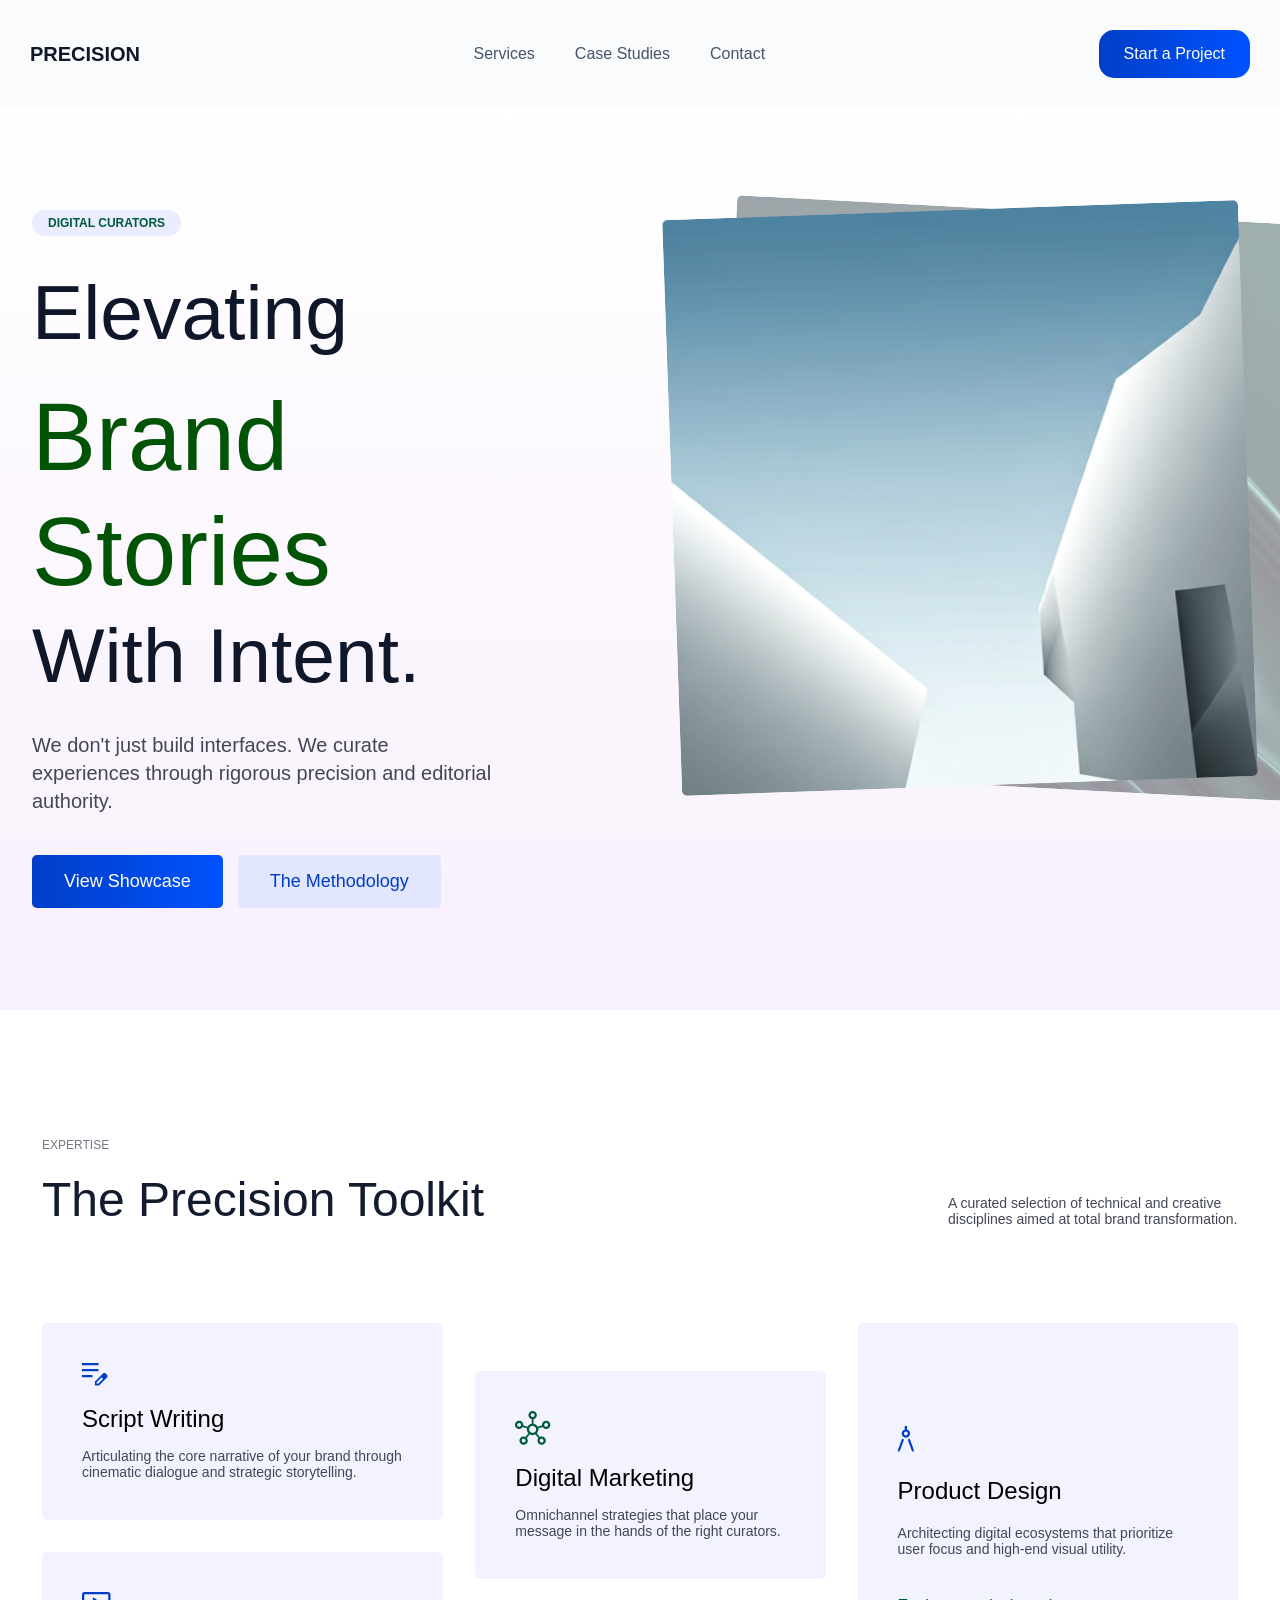
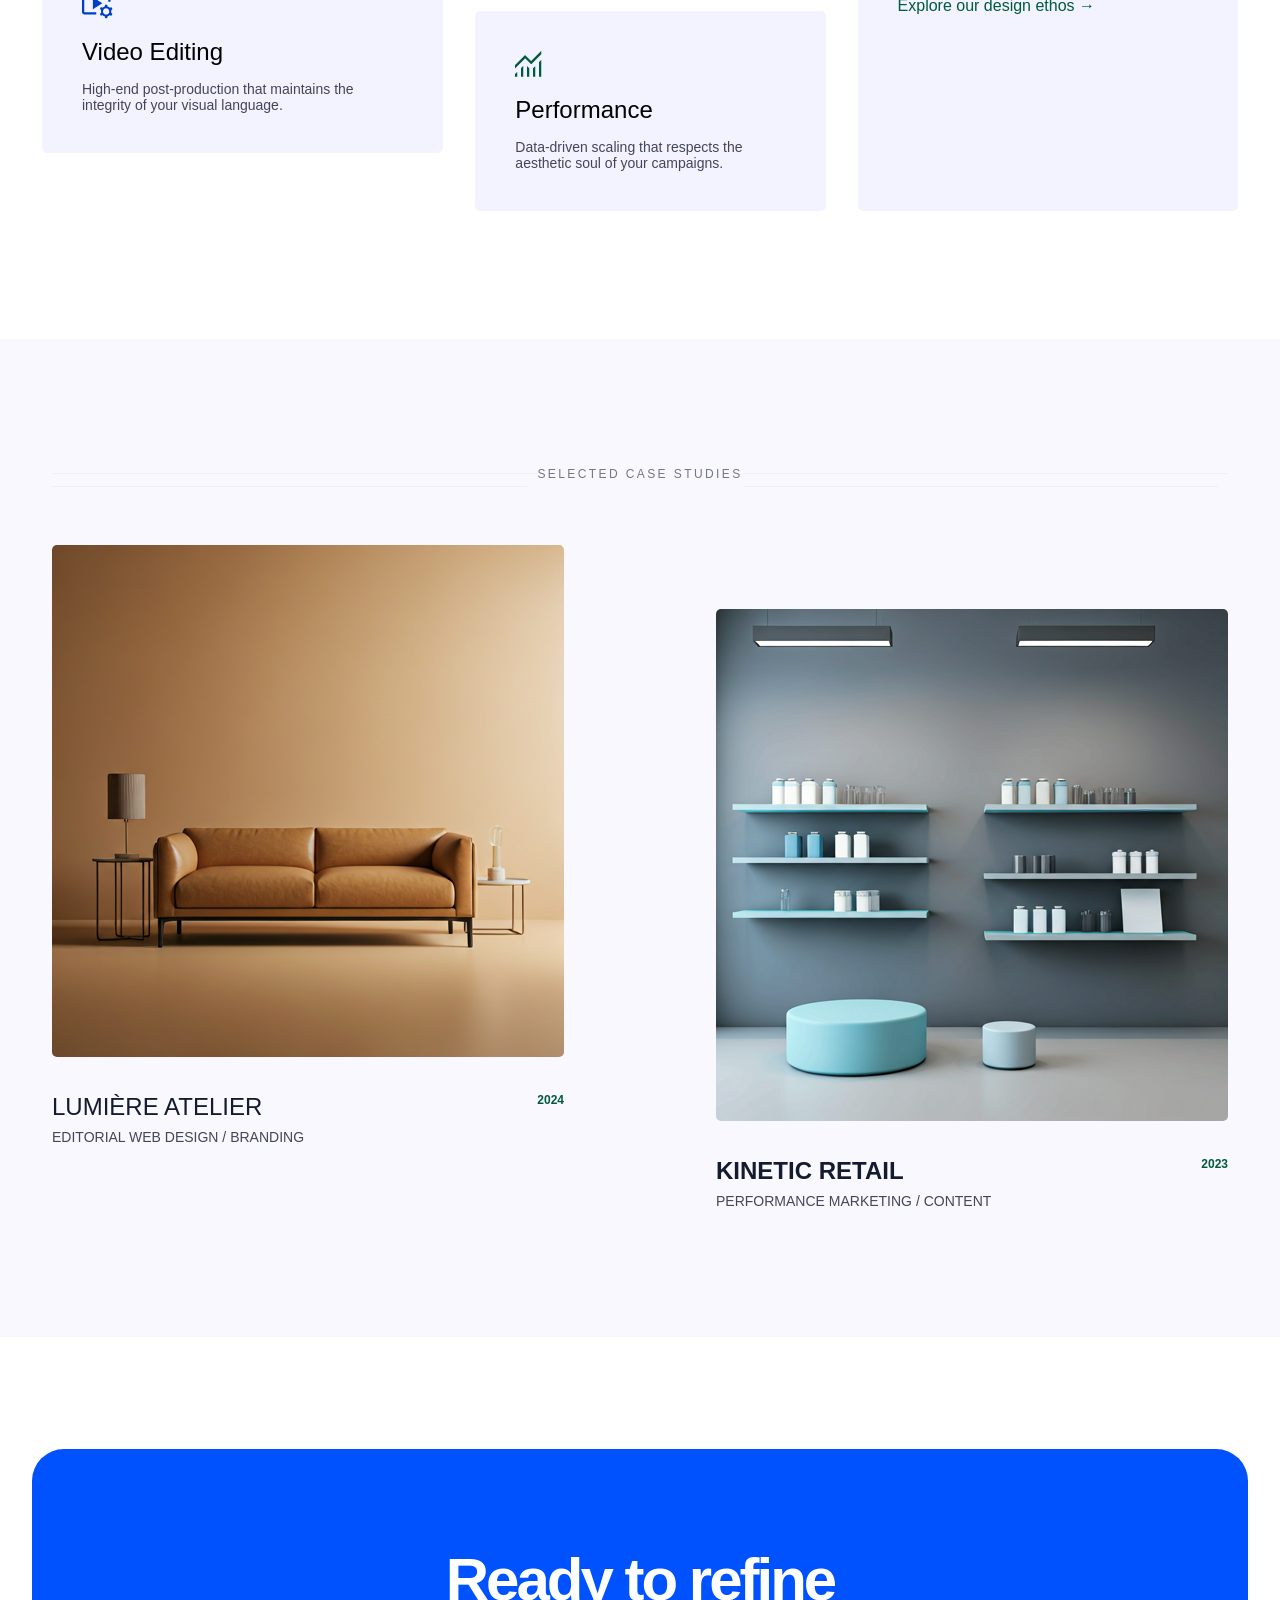
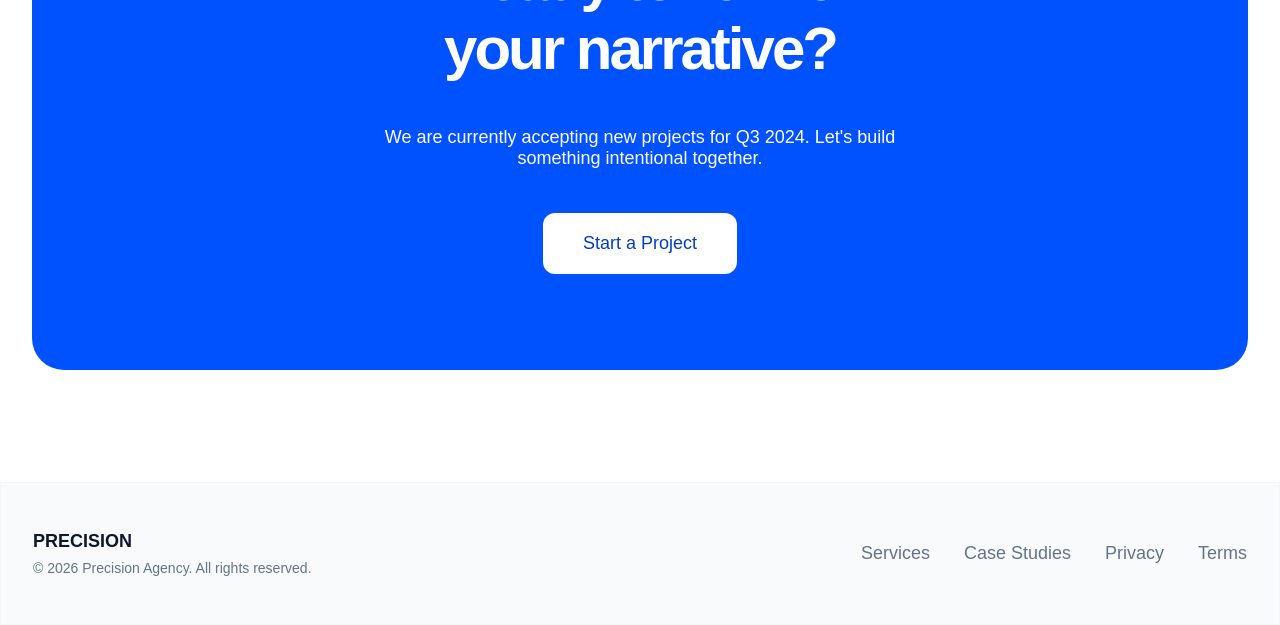
<file: index.html>
<!DOCTYPE html>
<html lang="en">

<head>
    <meta charset="UTF-8">
    <meta name="viewport" content="width=device-width, initial-scale=1.0">
    <link rel="stylesheet" href="style.css">
    <link rel="stylesheet" href="https://fonts.google.com/share?selection.family=Manrope:wght@200..800">
    <link rel="stylesheet"
        href="https://fonts.google.com/share?selection.family=Inter:ital,opsz,wght@0,14..32,100..900;1,14..32,100..900|Manrope:wght@200..800">
    <title>Precision</title>
</head>

<body>
    <div class="topnavbar">
        <div class="nav-container1">
            PRECISION
        </div>
        <div class="nav-container2">
            <a href="assests/services-overview.html">Services</a>
            <a href="assests/case-studies.html">Case Studies</a>
            <a href="assests/contact-us.html">Contact</a>
        </div>
        <div class="nav-button">
            Start a Project
        </div>
    </div>
    <div class="main">
        <div class="main-container1">
            <div class="main-container1-1">
                <div class="container1-1-subtopic1">
                    DIGITAL CURATORS
                </div>
                <div class="container1-1-subtopic2">
                    Elevating <p>Brand Stories</p> With Intent.
                </div>
                <div class="container1-1-subtopic3">
                    We don't just build interfaces. We curate experiences through rigorous precision and editorial
                    authority.
                </div>
                <div class="container1-1-subtopic4">
                    <div class="container1-1-button1">
                        View Showcase
                    </div>
                    <div class="container1-1-button2">
                        The Methodology
                    </div>
                </div>
            </div>
            <div class="main-container1-2">
                <img src="images/homepage-img/image2.png" alt="Description of the image" class="container1-2-image1">
                <img src="images/homepage-img/image1.png" alt="Description of the image" class="container1-2-image2">
            </div>
        </div>
        <div class="main-container2">
            <div class="main-container2-1">
                <div class="main-container2-1-1">
                    <div class="main-container2-1-1-subtopic1">
                        EXPERTISE
                    </div>
                    <div class="main-container2-1-1-subtopic2">
                        The Precision Toolkit
                    </div>
                </div>
                <div class="main-container2-1-2">
                    A curated selection of technical and creative
                    disciplines aimed at total brand transformation.
                </div>
            </div>
            <div class="main-container2-2">
                <div class="main-container2-2-column1">
                    <div class="main-container2-2-column1-1">
                        <div class="container2-2-icon">
                            <img src="images/homepage-img/icons/Icon1.png" alt="icon1">
                        </div>
                        <div class="container2-2-heading">
                            Script Writing
                        </div>
                        <div class="container2-2-description">
                            Articulating the core narrative of your brand through cinematic dialogue and strategic
                            storytelling.
                        </div>
                    </div>
                    <div class="main-container2-2-column1-2">
                        <div class="container2-2-icon">
                            <img src="images/homepage-img/icons/Icon2.png" alt="icon2">
                        </div>
                        <div class="container2-2-heading">
                            Video Editing
                        </div>
                        <div class="container2-2-description">
                            High-end post-production that maintains the integrity of your visual language.
                        </div>
                    </div>
                </div>
                <div class="main-container2-2-column2">
                    <div class="main-container2-2-column2-1">
                        <div class="container2-2-icon">
                            <img src="images/homepage-img/icons/Icon3.png" alt="icon3">
                        </div>
                        <div class="container2-2-heading">
                            Digital Marketing
                        </div>
                        <div class="container2-2-description">
                            Omnichannel strategies that place your message in the hands of the right curators.
                        </div>
                    </div>
                    <div class="main-container2-2-column2-2">
                        <div class="container2-2-icon">
                            <img src="images/homepage-img/icons/Icon4.png" alt="icon4">
                        </div>
                        <div class="container2-2-heading">
                            Performance
                        </div>
                        <div class="container2-2-description">
                            Data-driven scaling that respects the aesthetic soul of your campaigns.
                        </div>
                    </div>
                </div>
                <div class="main-container2-2-column3">
                    <div class="container2-2-icon">
                        <img src="images/homepage-img/icons/Icon5.png" alt="icon5">
                    </div>
                    <div class="container2-2-heading">
                        Product Design
                    </div>
                    <div class="container2-2-description">
                        Architecting digital ecosystems that prioritize user focus and high-end visual utility.
                    </div>
                    <div class="container2-2-link">
                        Explore our design ethos →
                    </div>
                </div>
            </div>
        </div>
        <div class="main-container3">
            <div class="main-container3-1">
                <div class="main-container3-1-divider">
                    <img src="images/homepage-img/Horizontal Divider.png" alt="divider">
                </div>
                <div class="main-container3-1-subtopic1">
                    SELECTED CASE STUDIES
                </div>
                <div class="main-container3-1-divider">
                    <img src="images/homepage-img/Horizontal Divider.png" alt="divider">
                </div>
            </div>
            <div class="main-container3-2">
                <div class="main-container3-2-subtopic1">
                    <div class="container3-2-subtopic1-1">
                        <img src="images/homepage-img/image3.png" alt="image3">
                    </div>
                    <div class="container3-2-subtopic1-2">
                        <div class="con3-2-subtopic1-2-1">
                            <div class="con3-2-subtopic1-2-1-1">
                                LUMIÈRE ATELIER
                            </div>
                            <div class="con3-2-subtopic1-2-1-2">
                                EDITORIAL WEB DESIGN / BRANDING
                            </div>
                        </div>
                        <div class="con3-2-subtopic1-2-2">
                            2024
                        </div>
                    </div>
                </div>
                <div class="main-container3-2-subtopic2">
                    <div class="container3-2-subtopic2-1">
                        <img src="images/homepage-img/image4.png" alt="images4">
                    </div>
                    <div class="container3-2-subtopic2-2">
                        <div class="con3-2-subtopic2-2-1">
                            <div class="con3-2-subtopic2-2-1-1">
                                KINETIC RETAIL
                            </div>
                            <div class="con3-2-subtopic2-2-1-2">
                                PERFORMANCE MARKETING / CONTENT
                            </div>
                        </div>
                        <div class="con3-2-subtopic2-2-2">
                            2023
                        </div>
                    </div>
                </div>
            </div>
        </div>
        <div class="main-container4">
            <div class="main-container4-1">
                <div class="main-container4-1-heading">
                    Ready to refine your narrative?
                </div>
                <div class="main-container4-1-description">
                    We are currently accepting new projects for Q3 2024. Let's build something intentional together.
                </div>
                <div class="main-container4-1-button">
                    Start a Project
                </div>
            </div>
        </div>
    </div>
    <div class="footer">
        <div class="footer1">
            <div class="footer1-heading">
                PRECISION
            </div>
            <div class="footer1-description">
                © 2026 Precision Agency. All rights reserved.
            </div>
        </div>
        <div class="footer2">
            <a href="assests/services-overview.html">Services</a>
            <a href="assests/case-studies.html">Case Studies</a>
            <a href="#">Privacy</a>
            <a href="#">Terms</a>
        </div>
    </div>
</body>

</html>
</file>
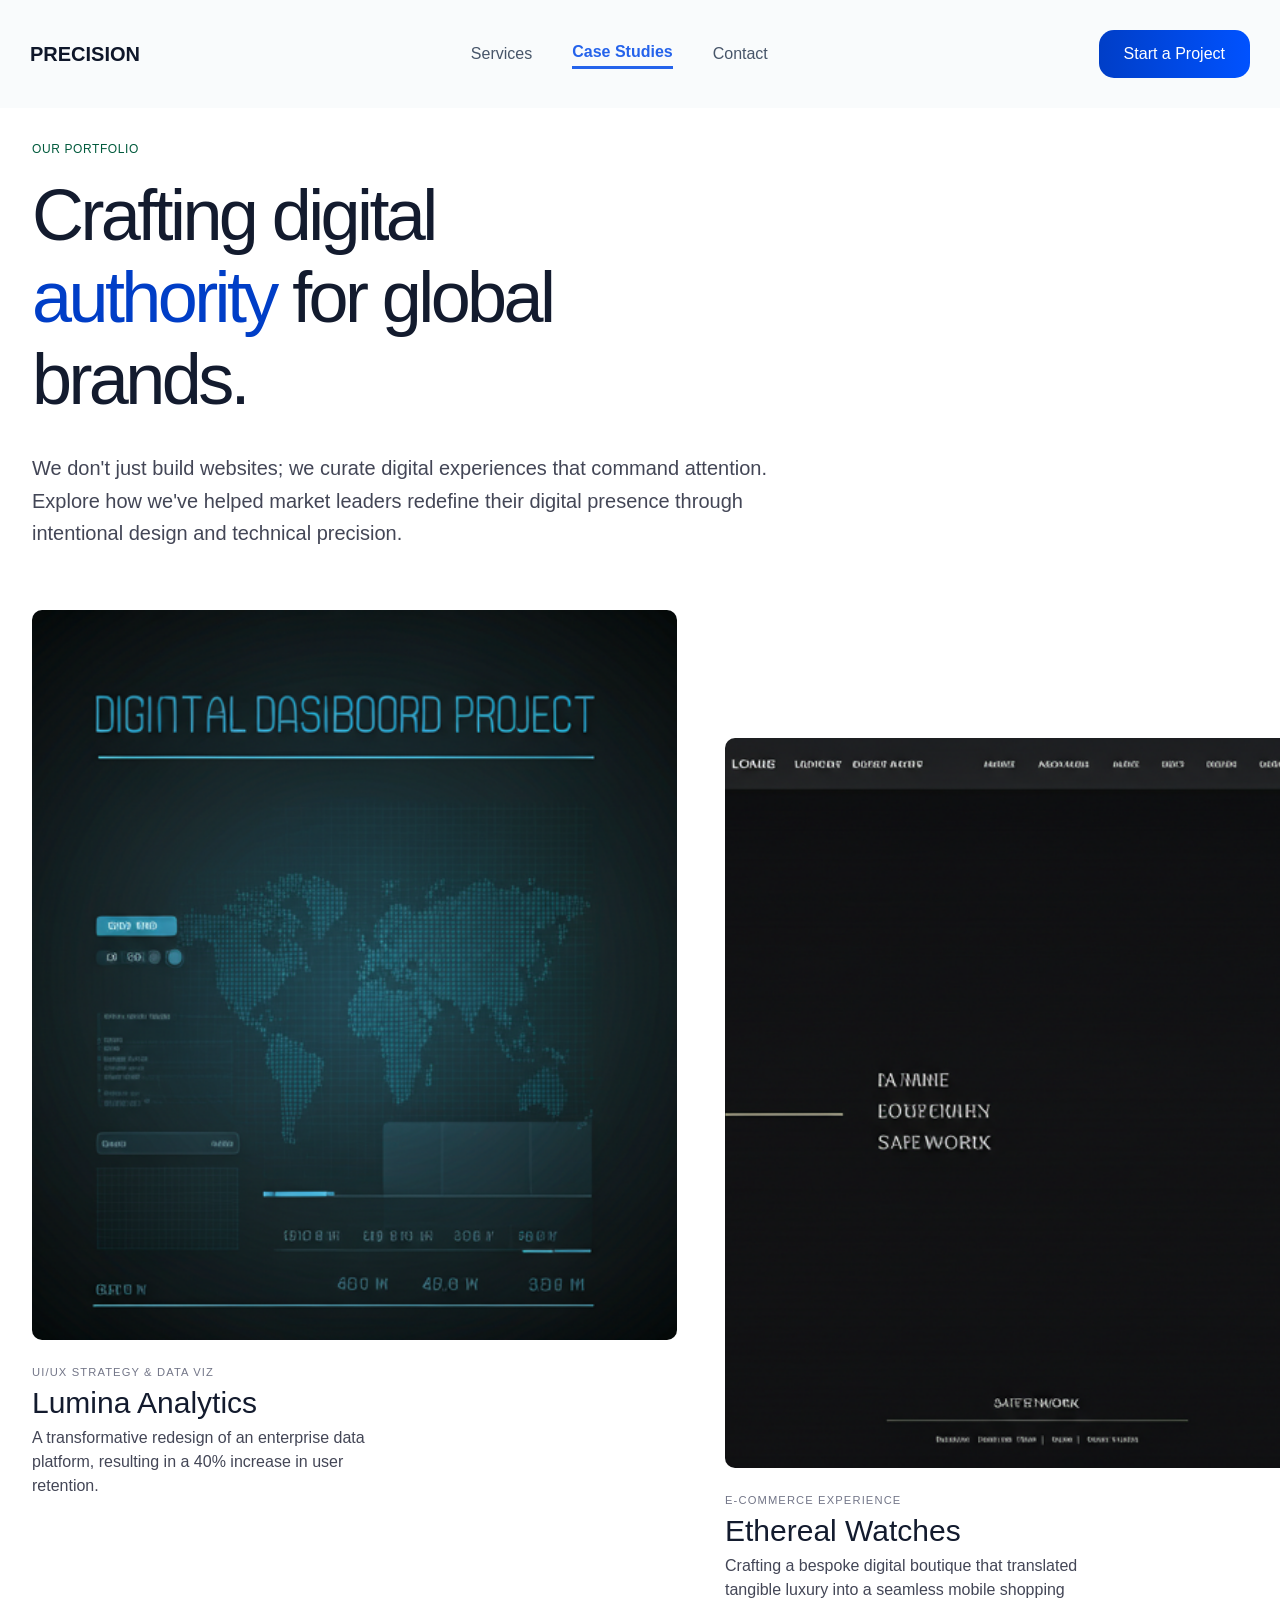
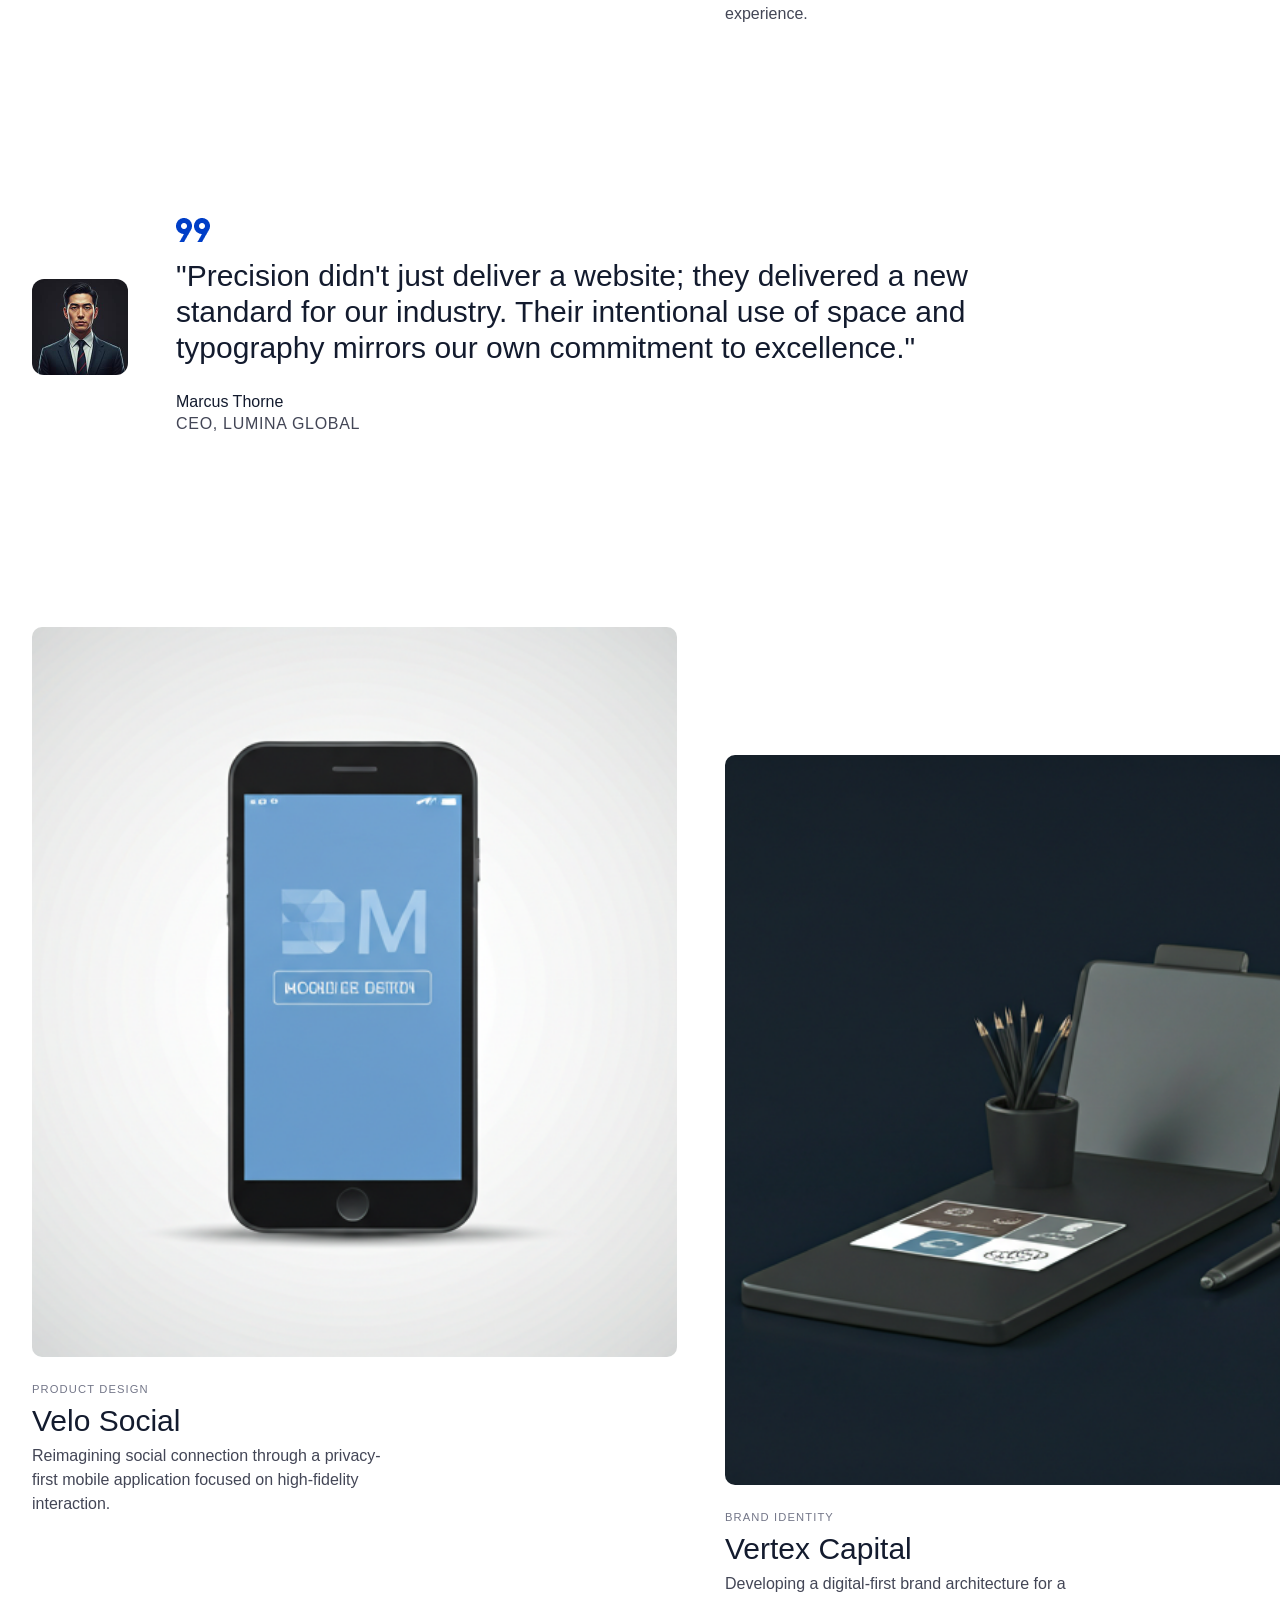
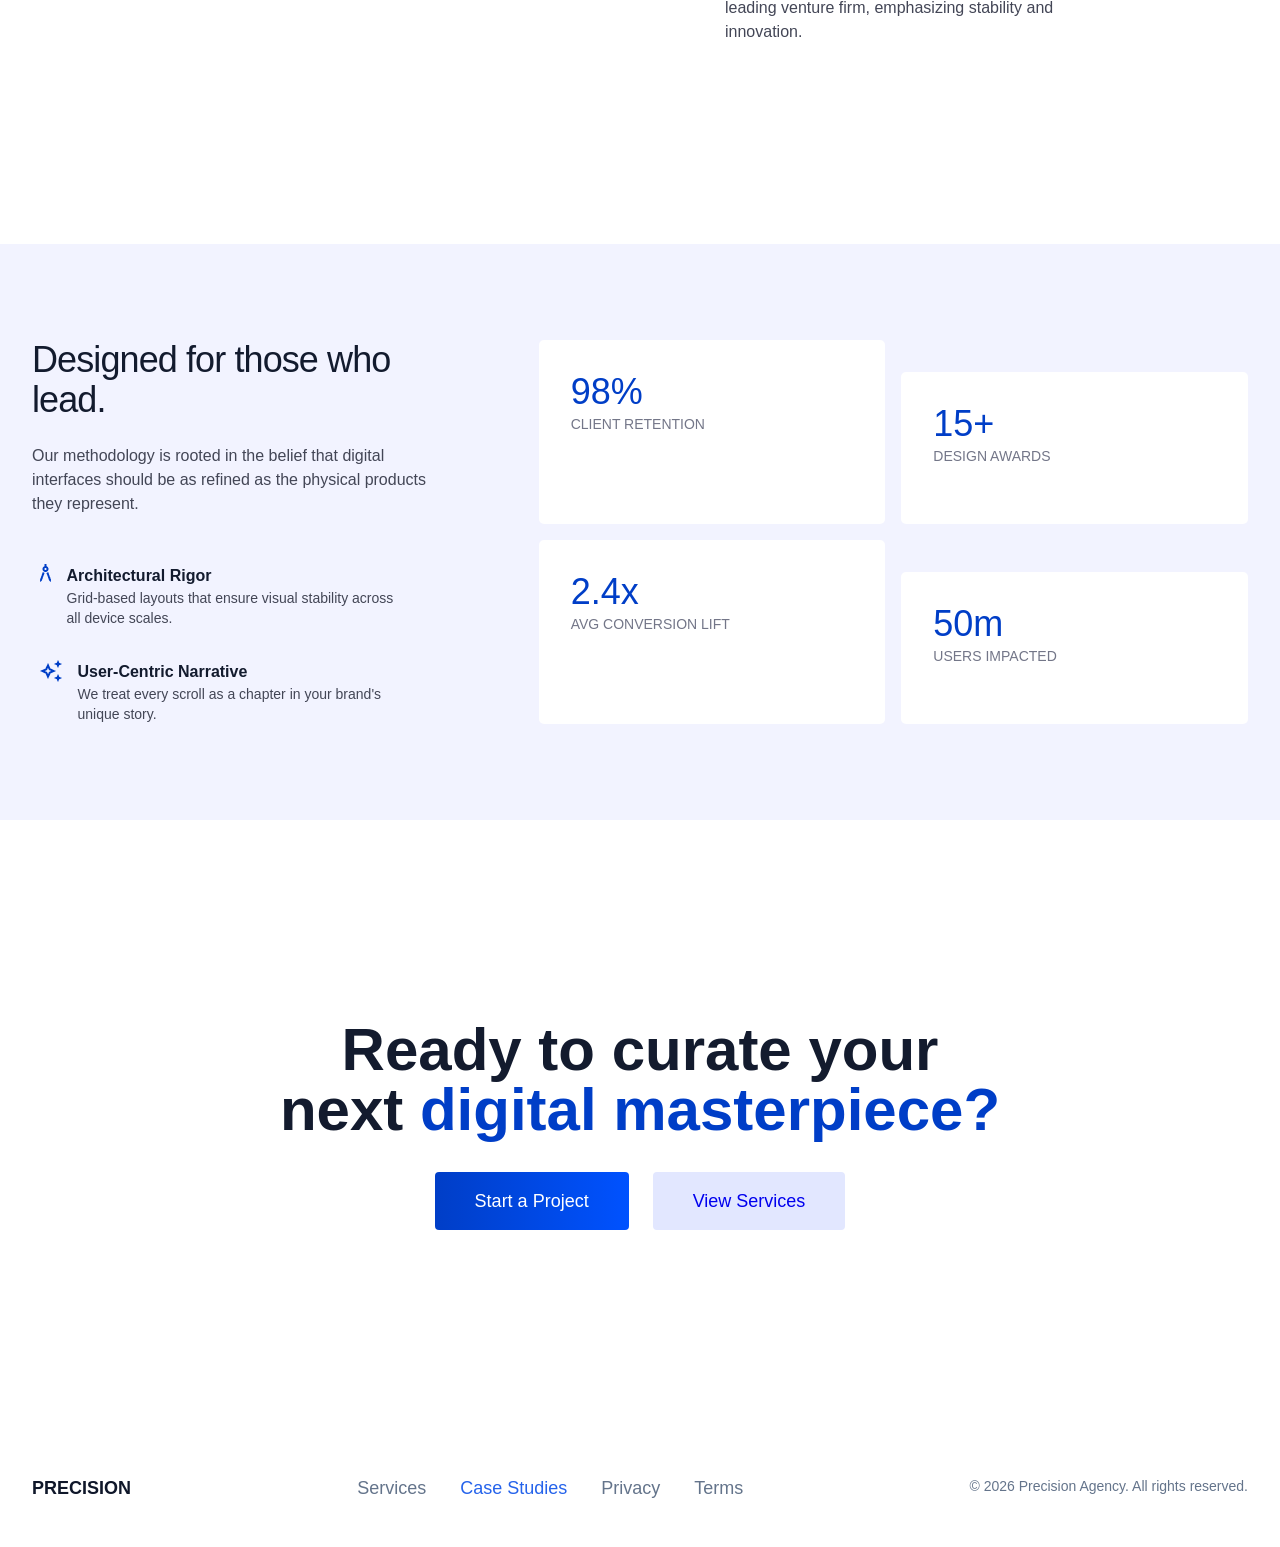
<file: case-studies.html>
<!DOCTYPE html>
<html lang="en">

<head>
    <meta charset="UTF-8">
    <meta name="viewport" content="width=device-width, initial-scale=1.0">
    <link rel="stylesheet" href="case-studies.css">
    <link rel="stylesheet" href="https://fonts.google.com/share?selection.family=Manrope:wght@200..800">
    <link rel="stylesheet"
        href="https://fonts.google.com/share?selection.family=Inter:ital,opsz,wght@0,14..32,100..900;1,14..32,100..900|Manrope:wght@200..800">
    <title>Case Studies</title>
</head>

<body>
    <div class="topnavbar">
        <div class="nav-container1">
            PRECISION
        </div>
        <div class="nav-container2">
            <a href="services-overview.html">Services</a>
            <a href="case-studies.html" id="opened-page">Case Studies</a>
            <a href="contact-us.html">Contact</a>
        </div>
        <div class="nav-button">
            Start a Project
        </div>
    </div>
    <div class="main">
        <div class="hero">
            <div class="hero-portfolio">
                OUR PORTFOLIO
            </div>
            <div class="hero-heading">
                Crafting digital <span class="authority">authority</span> for global brands.
            </div>
            <div class="hero-description">
                We don't just build websites; we curate digital experiences that command attention. Explore how we've
                helped market leaders redefine their digital presence through intentional design and technical
                precision.
            </div>
        </div>
        <div class="pgp">
            <div class="pgp1">
                <img src="images/case-studies-img/image1.png" alt="image1" class="pgp-direct-img">
                <div class="pgp-info">
                    <div class="pgp-heading">
                        UI/UX STRATEGY & DATA VIZ
                    </div>
                    <div class="pgp-main-heading">
                        Lumina Analytics
                    </div>
                    <div class="pgp-description">
                        A transformative redesign of an enterprise data platform, resulting in a 40% increase in user
                        retention.
                    </div>
                </div>
            </div>
            <div class="pgp2">
                <img src="images/case-studies-img/image2.png" alt="image2" class="pgp-direct-img">
                <div class="pgp-info">
                    <div class="pgp-heading">
                        E-COMMERCE EXPERIENCE
                    </div>
                    <div class="pgp-main-heading">
                        Ethereal Watches
                    </div>
                    <div class="pgp-description">
                        Crafting a bespoke digital boutique that translated tangible luxury into a seamless mobile
                        shopping experience.
                    </div>
                </div>
            </div>
            <div class="pgp-testimonial">
                <img src="images/case-studies-img/image3.jpg" alt="image3" class="testimonial-img">
                <div class="testimonial-subtopic1">
                    <img src="images/case-studies-img/icon/Icon1.png" alt="icon" class="testimonial-icon">
                    <div class="testimonial-blockquote">
                        "Precision didn't just deliver a website; they delivered a new standard for our industry. Their
                        intentional use of space and typography mirrors our own commitment to excellence."
                    </div>
                    <div class="testimonial-info">
                        <div class="testimonial-info-name">
                            Marcus Thorne
                        </div>
                        <div class="testimonial-info-description">
                            CEO, LUMINA GLOBAL
                        </div>
                    </div>
                </div>
            </div>
            <div class="pgp3">
                <img src="images/case-studies-img/image4.png" alt="image4" class="pgp-direct-img">
                <div class="pgp-info">
                    <div class="pgp-heading">
                        PRODUCT DESIGN
                    </div>
                    <div class="pgp-main-heading">
                        Velo Social
                    </div>
                    <div class="pgp-description">
                        Reimagining social connection through a privacy-first mobile application focused on
                        high-fidelity interaction.
                    </div>
                </div>
            </div>
            <div class="pgp4">
                <img src="images/case-studies-img/image5.png" alt="image5" class="pgp-direct-img">
                <div class="pgp-info">
                    <div class="pgp-heading">
                        BRAND IDENTITY
                    </div>
                    <div class="pgp-main-heading">
                        Vertex Capital
                    </div>
                    <div class="pgp-description">
                        Developing a digital-first brand architecture for a leading venture firm, emphasizing stability
                        and innovation.
                    </div>
                </div>
            </div>
        </div>
        <div class="trust">
            <div class="trust1">
                <div class="trust1-sec1">
                    Designed for those who lead.
                </div>
                <div class="trust1-sec2">
                    Our methodology is rooted in the belief that digital interfaces should be as refined as the physical
                    products they represent.
                </div>
                <div class="trust1-sec3">
                    <div class="trust1-sec3-box">
                        <img src="images/case-studies-img/icon/Icon2.png" alt="icon" class="trust1-sec3-icon1">
                        <div class="trust1-sec3-info">
                            <div class="trust1-sec3-heading">
                                Architectural Rigor
                            </div>
                            <div class="trust1-sec3-description">
                                Grid-based layouts that ensure visual stability across all device scales.
                            </div>
                        </div>
                    </div>
                    <div class="trust1-sec3-box">
                        <img src="images/case-studies-img/icon/Icon3.png" alt="icon" class="trust1-sec3-icon2">
                        <div class="trust1-sec3-info">
                            <div class="trust1-sec3-heading">
                                User-Centric Narrative
                            </div>
                            <div class="trust1-sec3-description">
                                We treat every scroll as a chapter in your brand's unique story.
                            </div>
                        </div>
                    </div>
                </div>
            </div>
            <div class="trust2">
                <div class="trust2-box1">
                    <div class="trust2-num">
                        98%
                    </div>
                    <div class="trust2-sen">
                        CLIENT RETENTION
                    </div>
                </div>
                <div class="trust2-box2">
                    <div class="trust2-num">
                        15+
                    </div>
                    <div class="trust2-sen">
                        DESIGN AWARDS
                    </div>
                </div>
                <div class="trust2-box3">
                    <div class="trust2-num">
                        2.4x
                    </div>
                    <div class="trust2-sen">
                        AVG CONVERSION LIFT
                    </div>
                </div>
                <div class="trust2-box4">
                    <div class="trust2-num">
                        50m
                    </div>
                    <div class="trust2-sen">
                        USERS IMPACTED
                    </div>
                </div>
            </div>
        </div>
        <div class="cta">
            <div class="cta-heading">
                Ready to curate your next <span class="digital-marketing">digital masterpiece?</span>
            </div>
            <div class="cta-button">
                <div class="cta-button1">
                    Start a Project
                </div>
                <div class="cta-button2">
                    <a href="#">View Services</a>
                </div>
            </div>
        </div>
    </div>
    <div class="footer">
        <div class="footer1">
            PRECISION
        </div>
        <div class="footer2">
            <a href="services-overview.html">Services</a>
            <a href="case-studies.html" id="footer-opened-page">Case Studies</a>
            <a href="#">Privacy</a>
            <a href="#">Terms</a>
        </div>
        <div class="footer3">
            © 2026 Precision Agency. All rights reserved.
        </div>
    </div>
</body>

</html>
</file>
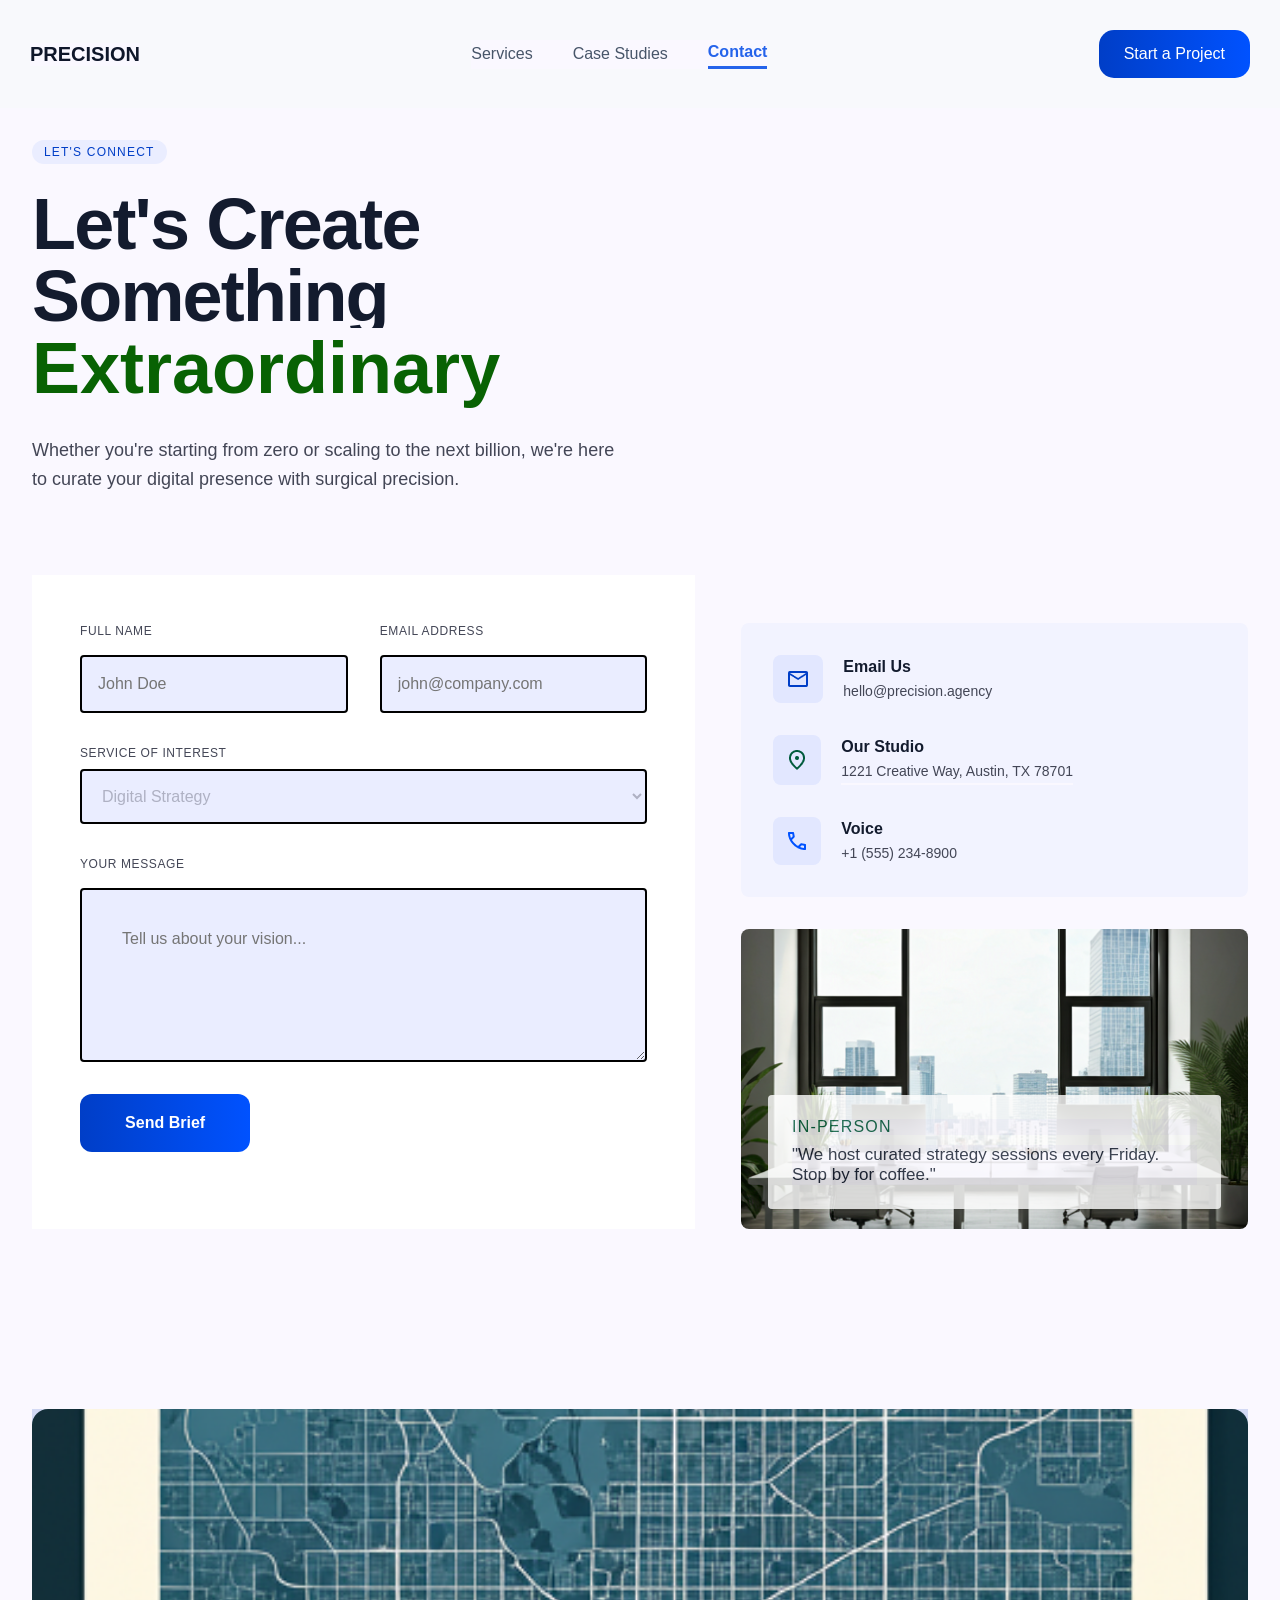
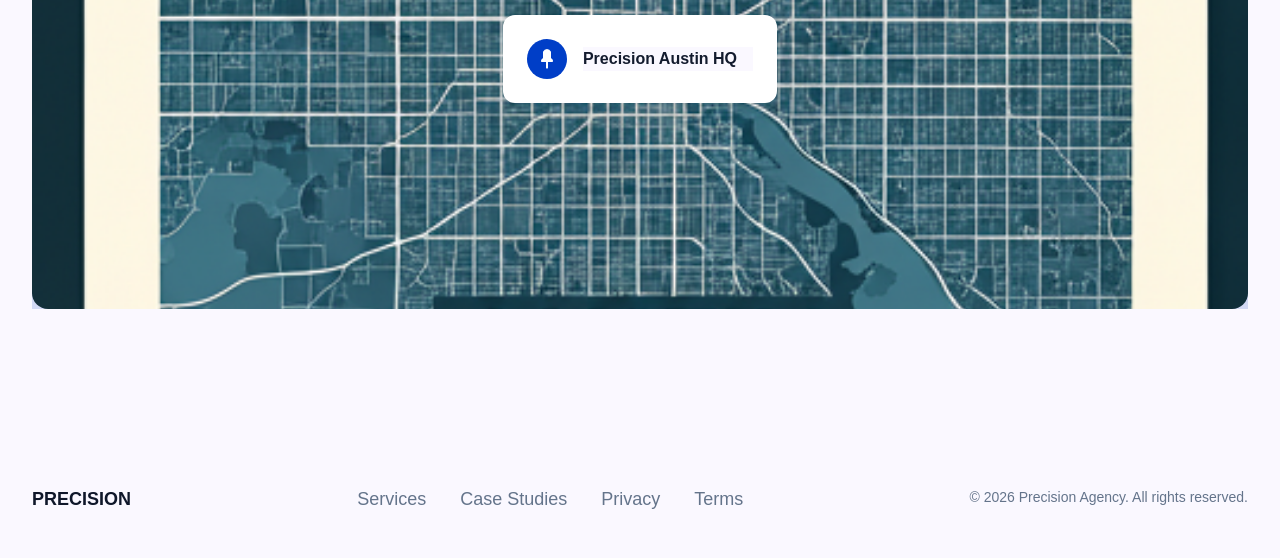
<file: contact-us.html>
<!DOCTYPE html>
<html lang="en">

<head>
    <meta charset="UTF-8">
    <meta name="viewport" content="width=device-width, initial-scale=1.0">
    <link rel="stylesheet" href="contact-us.css">
    <link rel="stylesheet" href="https://fonts.google.com/share?selection.family=Manrope:wght@200..800">
    <link rel="stylesheet"
        href="https://fonts.google.com/share?selection.family=Inter:ital,opsz,wght@0,14..32,100..900;1,14..32,100..900|Manrope:wght@200..800">
    <title>Contact Us</title>
</head>

<body>
    <div class="topnavbar">
        <div class="nav-container1">
            PRECISION
        </div>
        <div class="nav-container2">
            <a href="services-overview.html">Services</a>
            <a href="case-studies.html">Case Studies</a>
            <a href="contact-us.html" id="opened-page">Contact</a>
        </div>
        <div class="nav-button">
            Start a Project
        </div>
    </div>
    <div class="main">
        <div class="main-hero">
            <div class="main-hero1">
                LET'S CONNECT
            </div>
            <div class="main-hero2">
                Let's Create Something <span class="extraordinary">Extraordinary</span>
            </div>
            <div class="main-hero3">
                Whether you're starting from zero or scaling to the next billion, we're here to curate your digital
                presence with surgical precision.
            </div>
        </div>
        <div class="main-abs">
            <div class="abs-forms">
                <div class="abs-forms1">
                    <div class="abs-forms1-box1">
                        <label for="name">FULL NAME</label>
                        <input type="text" id="name" placeholder="John Doe">
                    </div>
                    <div class="abs-forms1-box2">
                        <label for="email">EMAIL ADDRESS</label>
                        <input type="email" id="email" placeholder="john@company.com">
                    </div>
                </div>
                <div class="abs-forms2">
                    <label for="service-category">SERVICE OF INTEREST</label>
                    <select id="service-category" name="service-of-interest">
                        <option value="Digital Strategy">Digital Strategy</option>
                    </select>
                </div>
                <div class="abs-forms3">
                    <label for="message">YOUR MESSAGE</label>
                    <textarea id="message" name="message" rows="5"
                        placeholder="Tell us about your vision..."></textarea>
                </div>
                <button type="submit" class="abs-forms-button">
                    Send Brief
                </button>
            </div>
            <div class="abs-contact">
                <div class="abs-contact1">
                    <div class="abs-contact1-box">
                        <img src="images/contact-us-img/icon/Icon.png" alt="image" class="abs-contact1-img1">
                        <div class="abs-contact1-info">
                            <div class="abs-contact1-head">
                                Email Us
                            </div>
                            <div class="abs-contact1-des">
                                hello@precision.agency
                            </div>
                        </div>
                    </div>
                    <div class="abs-contact1-box">
                        <img src="images/contact-us-img/icon/Icon1.png" alt="image" class="abs-contact1-img2">
                        <div class="abs-contact1-info">
                            <div class="abs-contact1-head">
                                Our Studio
                            </div>
                            <div class="abs-contact1-des">
                                1221 Creative Way,
                                Austin, TX 78701
                            </div>
                        </div>
                    </div>
                    <div class="abs-contact1-box">
                        <img src="images/contact-us-img/icon/Icon2.png" alt="image" class="abs-contact1-img3">
                        <div class="abs-contact1-info">
                            <div class="abs-contact1-head">
                                Voice
                            </div>
                            <div class="abs-contact1-des">
                                +1 (555) 234-8900
                            </div>
                        </div>
                    </div>
                </div>
                <div class="abs-contact2">
                    <div class="abs-contact2-box">
                        <div class="abs-contact2-box1">
                            IN-PERSON
                        </div>
                        <div class="abs-contact2-box2">
                            "We host curated strategy sessions every Friday. Stop by for coffee."
                        </div>
                    </div>
                </div>
            </div>
        </div>
        <div class="main-map">
            <div class="main-map1">
                <div id="main-map-box">
                    <img src="images/contact-us-img/icon/Icon3.png" alt="icon" class="main-map-icon">
                    <div class="main-map-text">
                        Precision Austin HQ
                    </div>
                </div>
            </div>
        </div>
    </div>
    <div class="footer">
        <div class="footer1">
            PRECISION
        </div>
        <div class="footer2">
            <a href="services-overview.html">Services</a>
            <a href="case-studies.html">Case Studies</a>
            <a href="#">Privacy</a>
            <a href="#">Terms</a>
        </div>
        <div class="footer3">
            © 2026 Precision Agency. All rights reserved.
        </div>
    </div>
</body>

</html>
</file>
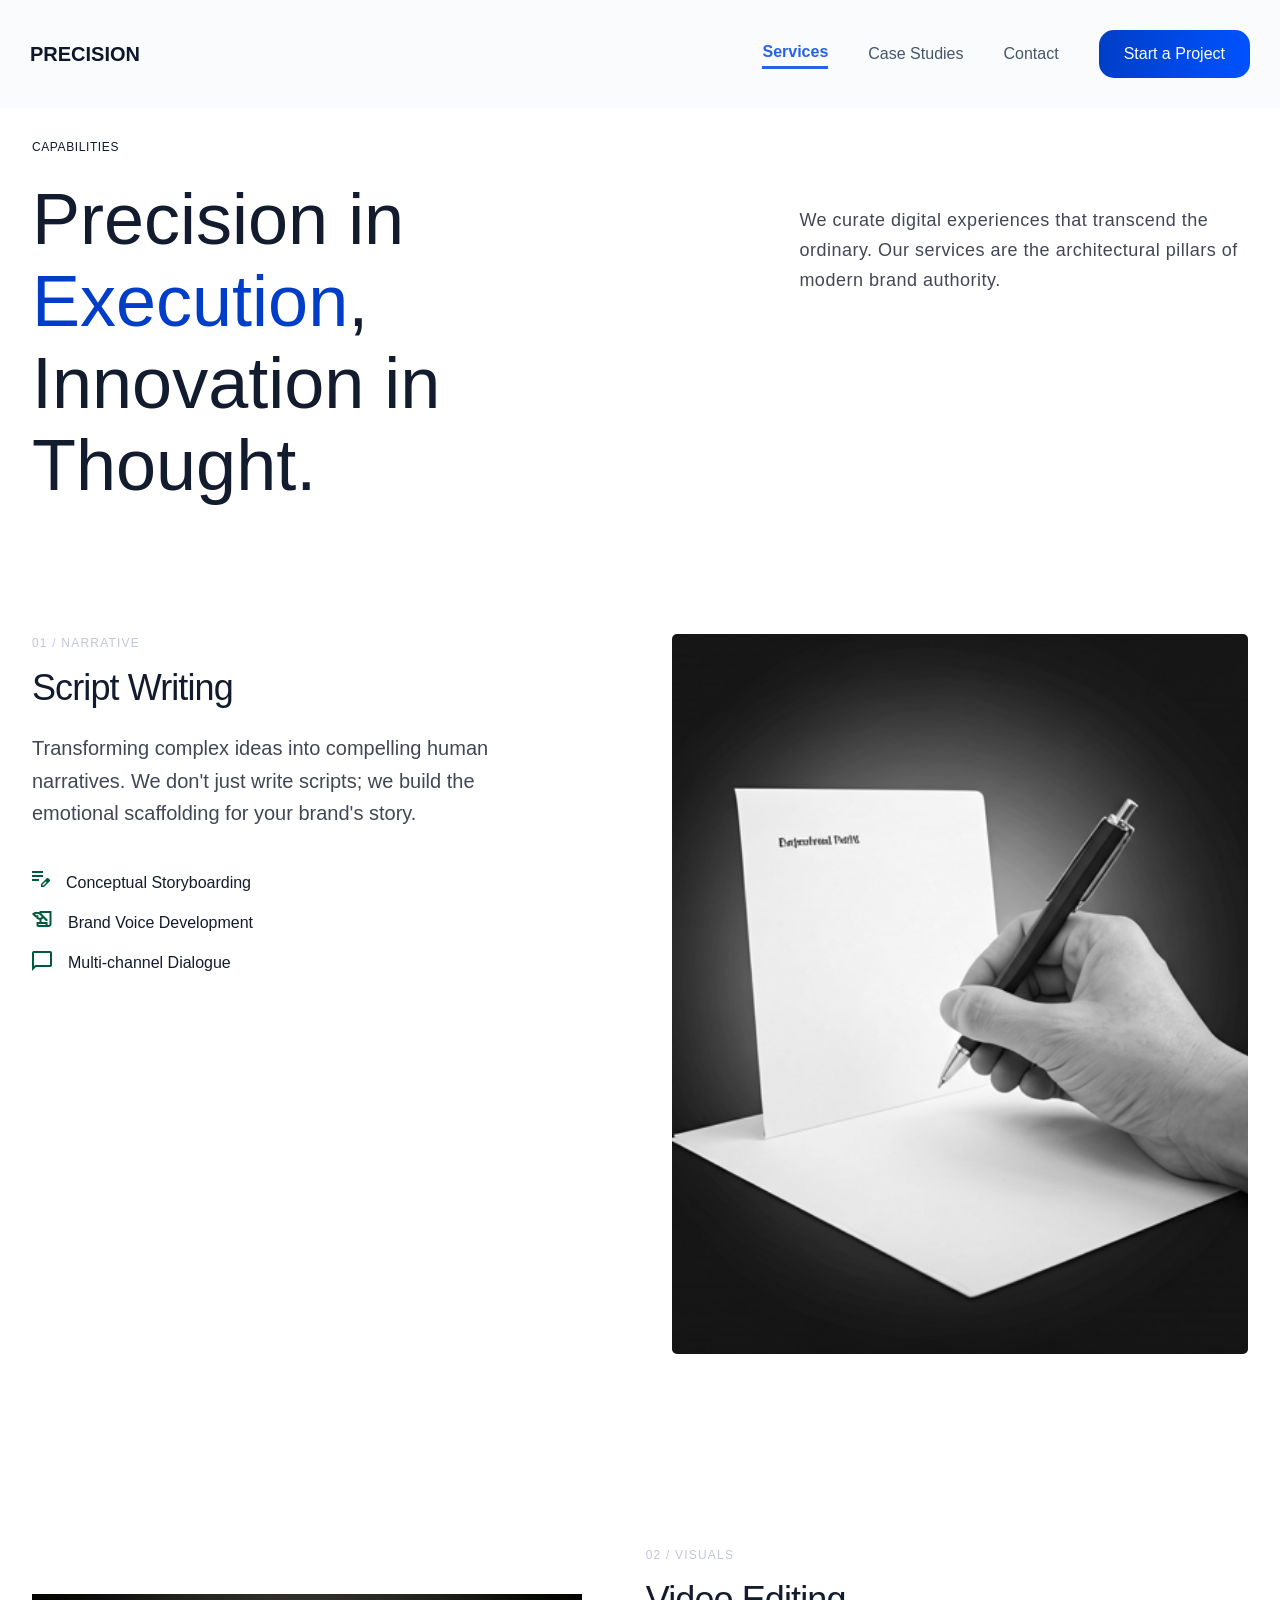
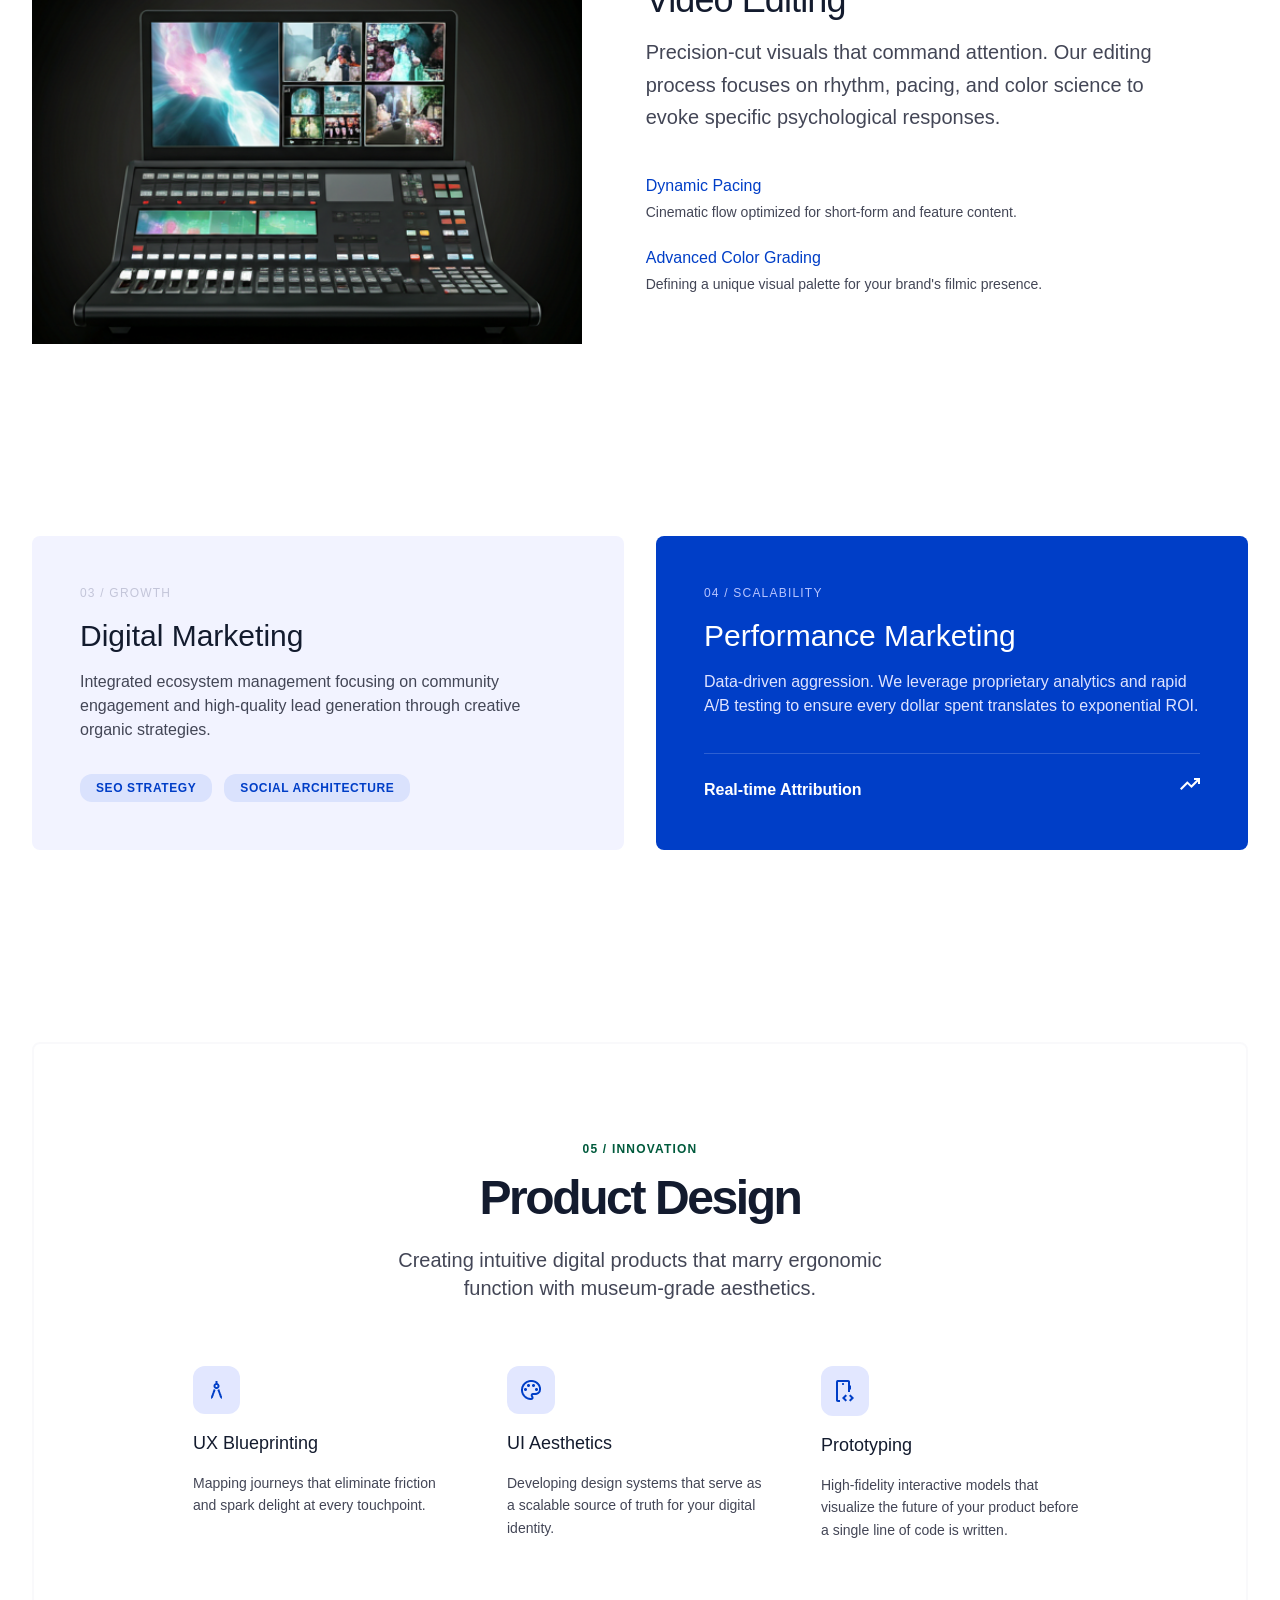
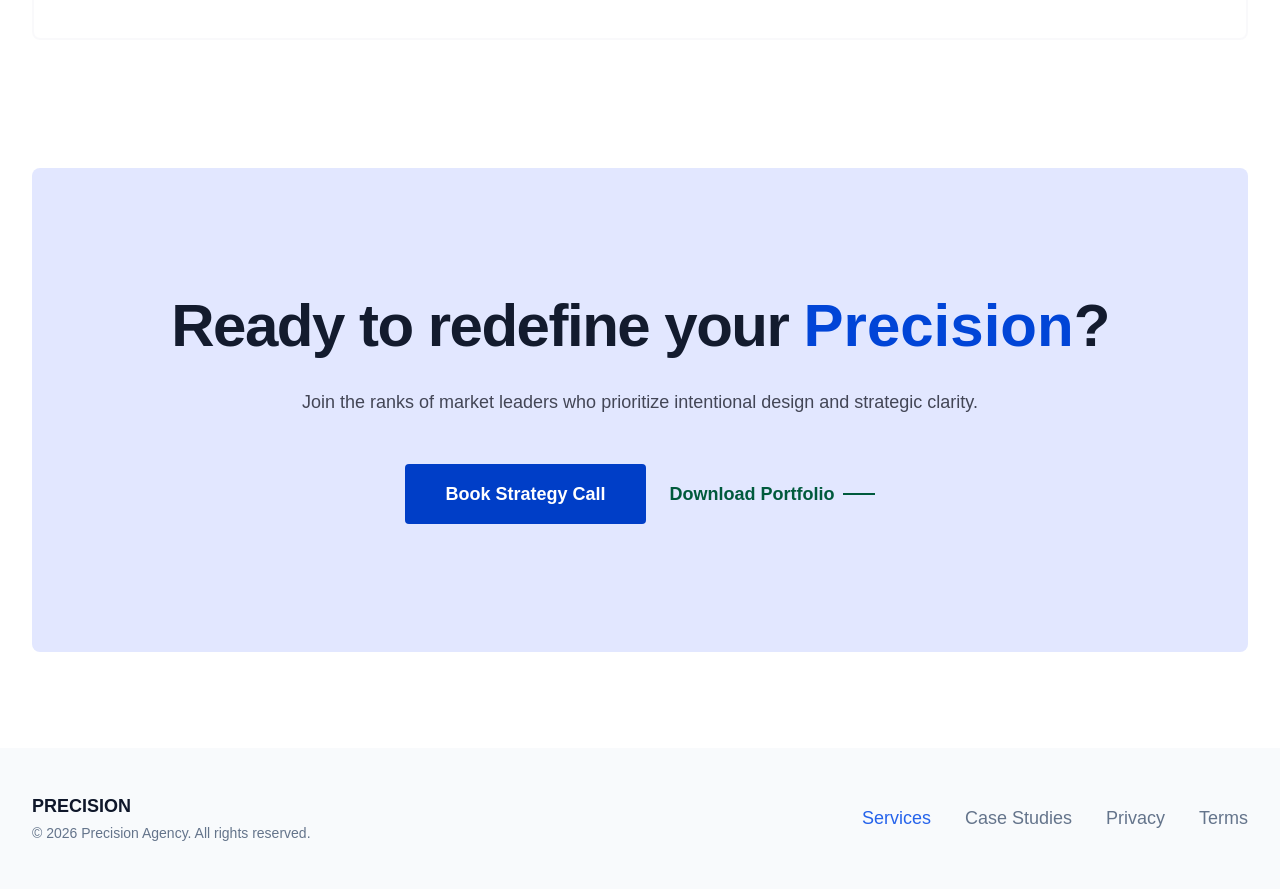
<file: services-overview.html>
<!DOCTYPE html>
<html lang="en">

<head>
    <meta charset="UTF-8">
    <meta name="viewport" content="width=device-width, initial-scale=1.0">
    <link rel="stylesheet" href="services-overview.css">
    <link rel="stylesheet" href="https://fonts.google.com/share?selection.family=Manrope:wght@200..800">
    <link rel="stylesheet"
        href="https://fonts.google.com/share?selection.family=Inter:ital,opsz,wght@0,14..32,100..900;1,14..32,100..900|Manrope:wght@200..800">
    <title>Services Overview</title>
</head>

<body>
    <div class="topnavbar">
        <div class="nav-container1">
            PRECISION
        </div>
        <div class="nav-container2">
            <div class="nav-container-links">
                <a href="services-overview.html" id="opened-page">Services</a>
                <a href="case-studies.html">Case Studies</a>
                <a href="contact-us.html">Contact</a>
            </div>
            <div class="nav-button">
                Start a Project
            </div>
        </div>
    </div>
    <div class="main">
        <div class="hero">
            <div class="hero1">
                <div class="hero1-box1">
                    CAPABILITIES
                </div>
                <div class="hero1-box2">
                    Precision in <span class="execution">Execution</span>, Innovation in Thought.
                </div>
            </div>
            <div class="hero2">
                We curate digital experiences that transcend the ordinary. Our services are the architectural pillars of
                modern brand authority.
            </div>
        </div>
        <div class="pg">
            <div class="pg-sec1">
                <div class="pg1">

                    <div class="pg1-sub1">
                        01 / NARRATIVE
                    </div>
                    <div class="pg1-sub2">
                        Script Writing
                    </div>
                    <div class="pg1-sub3">
                        Transforming complex ideas into compelling human
                        narratives. We don't just write scripts; we build the emotional scaffolding for your brand's
                        story.
                    </div>
                    <div class="pg1-sub4">
                        <div class="pg1-sub4-l">
                            <div class="pg1-sub4-icon1">
                                <img src="images/services-overview/icons/Icon-pg1.png" alt="icon">
                            </div>
                            <div class="pg1-sub4-text">
                                Conceptual Storyboarding
                            </div>
                        </div>
                        <div class="pg1-sub4-l">
                            <div class="pg1-sub4-icon2">
                                <img src="images/services-overview/icons/Icon-pg2.png" alt="icon">
                            </div>
                            <div class="pg1-sub4-text">
                                Brand Voice Development
                            </div>
                        </div>
                        <div class="pg1-sub4-l">
                            <div class="pg1-sub4-icon3">
                                <img src="images/services-overview/icons/Icon-pg3.png" alt="icon">
                            </div>
                            <div class="pg1-sub4-text">
                                Multi-channel Dialogue
                            </div>
                        </div>
                    </div>
                </div>
                <img src="images/services-overview/image2.png" alt="image" class="pg2">
            </div>
            <div class="pg-sec2">
                <img src="images/services-overview/image1.png" alt="immage" class="pg-sec2-img">
                <div class="pg-sec2-box">
                    <div class="pg-sec2-box1">
                        02 / VISUALS
                    </div>
                    <div class="pg-sec2-box2">
                        Video Editing
                    </div>
                    <div class="pg-sec2-box3">
                        Precision-cut visuals that command attention. Our editing process focuses on rhythm, pacing, and
                        color science to evoke specific psychological responses.
                    </div>
                    <div class="pg-sec2-box4">
                        <div class="pg-sec2-box4-info">
                            <div class="pg-sec2-box4-heading">
                                Dynamic Pacing
                            </div>
                            <div class="pg-sec2-box4-description">
                                Cinematic flow optimized for short-form and feature content.
                            </div>
                        </div>
                        <div class="pg-sec2-box4-info">
                            <div class="pg-sec2-box4-heading">
                                Advanced Color Grading
                            </div>
                            <div class="pg-sec2-box4-description">
                                Defining a unique visual palette for your brand's filmic presence.
                            </div>
                        </div>
                    </div>
                </div>
            </div>
            <div class="pg-sec3">
                <div class="pg-sec3-box1">
                    <div class="pg-sec3-box1-part1">
                        <div class="pg-sec3-box1-part1-l1">
                            03 / GROWTH
                        </div>
                        <div class="pg-sec3-box1-part1-l2">
                            Digital Marketing
                        </div>
                        <div class="pg-sec3-box1-part1-l3">
                            Integrated ecosystem management focusing on community engagement and high-quality lead
                            generation through creative
                            organic strategies.
                        </div>
                    </div>
                    <div class="pg-sec3-box1-part2">
                        <div class="pg-sec3-box1-part2-l">
                            SEO STRATEGY
                        </div>
                        <div class="pg-sec3-box1-part2-l">
                            SOCIAL ARCHITECTURE
                        </div>
                    </div>
                </div>
                <div class="pg-sec3-box2">
                    <div class="pg-sec3-box2-part1">
                        <div class="pg-sec3-box2-part1-l1">
                            04 / SCALABILITY
                        </div>
                        <div class="pg-sec3-box2-part1-l2">
                            Performance Marketing
                        </div>
                        <div class="pg-sec3-box2-part1-l3">
                            Data-driven aggression. We leverage proprietary analytics and rapid A/B testing to ensure
                            every dollar spent translates to exponential ROI.
                        </div>
                    </div>
                    <div class="pg-sec3-box2-part2">
                        <div class="pg-sec3-box2-part2-sen">
                            Real-time Attribution
                        </div>
                        <img src="images/services-overview/icons/Icon-trend.png" alt="icon"
                            class="pg-sec3-box2-part2-icon">
                    </div>
                </div>
            </div>
            <div class="pg-sec4">
                <div class="pg-sec4-part1">
                    <div class="pg-sec4-part1-l1">
                        05 / INNOVATION
                    </div>
                    <div class="pg-sec4-part1-l2">
                        Product Design
                    </div>
                    <div class="pg-sec4-part1-l3">
                        Creating intuitive digital products that marry ergonomic function with museum-grade aesthetics.
                    </div>
                </div>
                <div class="pg-sec4-part2">
                    <div class="pg-sec4-part2-l1">
                        <img src="images/services-overview/icons/icon1.png" alt="icon" class="pg-sec4-part2-li-icon1">
                        <div class="pg-sec4-part2-li-h">
                            UX Blueprinting
                        </div>
                        <div class="pg-sec4-part2-li-d">
                            Mapping journeys that eliminate friction
                            and spark delight at every touchpoint.
                        </div>
                    </div>
                    <div class="pg-sec4-part2-l2">
                        <img src="images/services-overview/icons/Icon2.png" alt="icon" class="pg-sec4-part2-li-icon2">
                        <div class="pg-sec4-part2-li-h">
                            UI Aesthetics
                        </div>
                        <div class="pg-sec4-part2-li-d">
                            Developing design systems that serve
                            as a scalable source of truth for your
                            digital identity.
                        </div>
                    </div>
                    <div class="pg-sec4-part2-l3">
                        <img src="images/services-overview/icons/Icon3.png" alt="icon" class="pg-sec4-part2-li-icon3">
                        <div class="pg-sec4-part2-li-h">
                            Prototyping
                        </div>
                        <div class="pg-sec4-part2-li-d">
                            High-fidelity interactive models that
                            visualize the future of your product
                            before a single line of code is written.
                        </div>
                    </div>
                </div>
            </div>
        </div>
        <div class="cta">
            <div class="cta-head">
                Ready to redefine your <span class="precision">Precision</span>?
            </div>
            <div class="cta-des">
                Join the ranks of market leaders who prioritize intentional design and strategic clarity.
            </div>
            <div class="cta-box">
                <div class="cta-box1">
                    Book Strategy Call
                </div>
                <div class="cta-box2">
                    <div class="cta-box2-d">
                        Download Portfolio
                    </div>
                    <img src="images/services-overview/icons/Horizontal Divider.png" alt="divider" class="cta-box2-divider">
                </div>
            </div>
        </div>
    </div>
    <div class="footer">
        <div class="footer1">
            <div class="footer1-heading">
                PRECISION
            </div>
            <div class="footer1-description">
                © 2026 Precision Agency. All rights reserved.
            </div>
        </div>
        <div class="footer2">
            <a href="services-overview.html" id="footer-opened-page">Services</a>
            <a href="case-studies.html">Case Studies</a>
            <a href="#">Privacy</a>
            <a href="#">Terms</a>
        </div>
    </div>
</body>
</html>
</file>
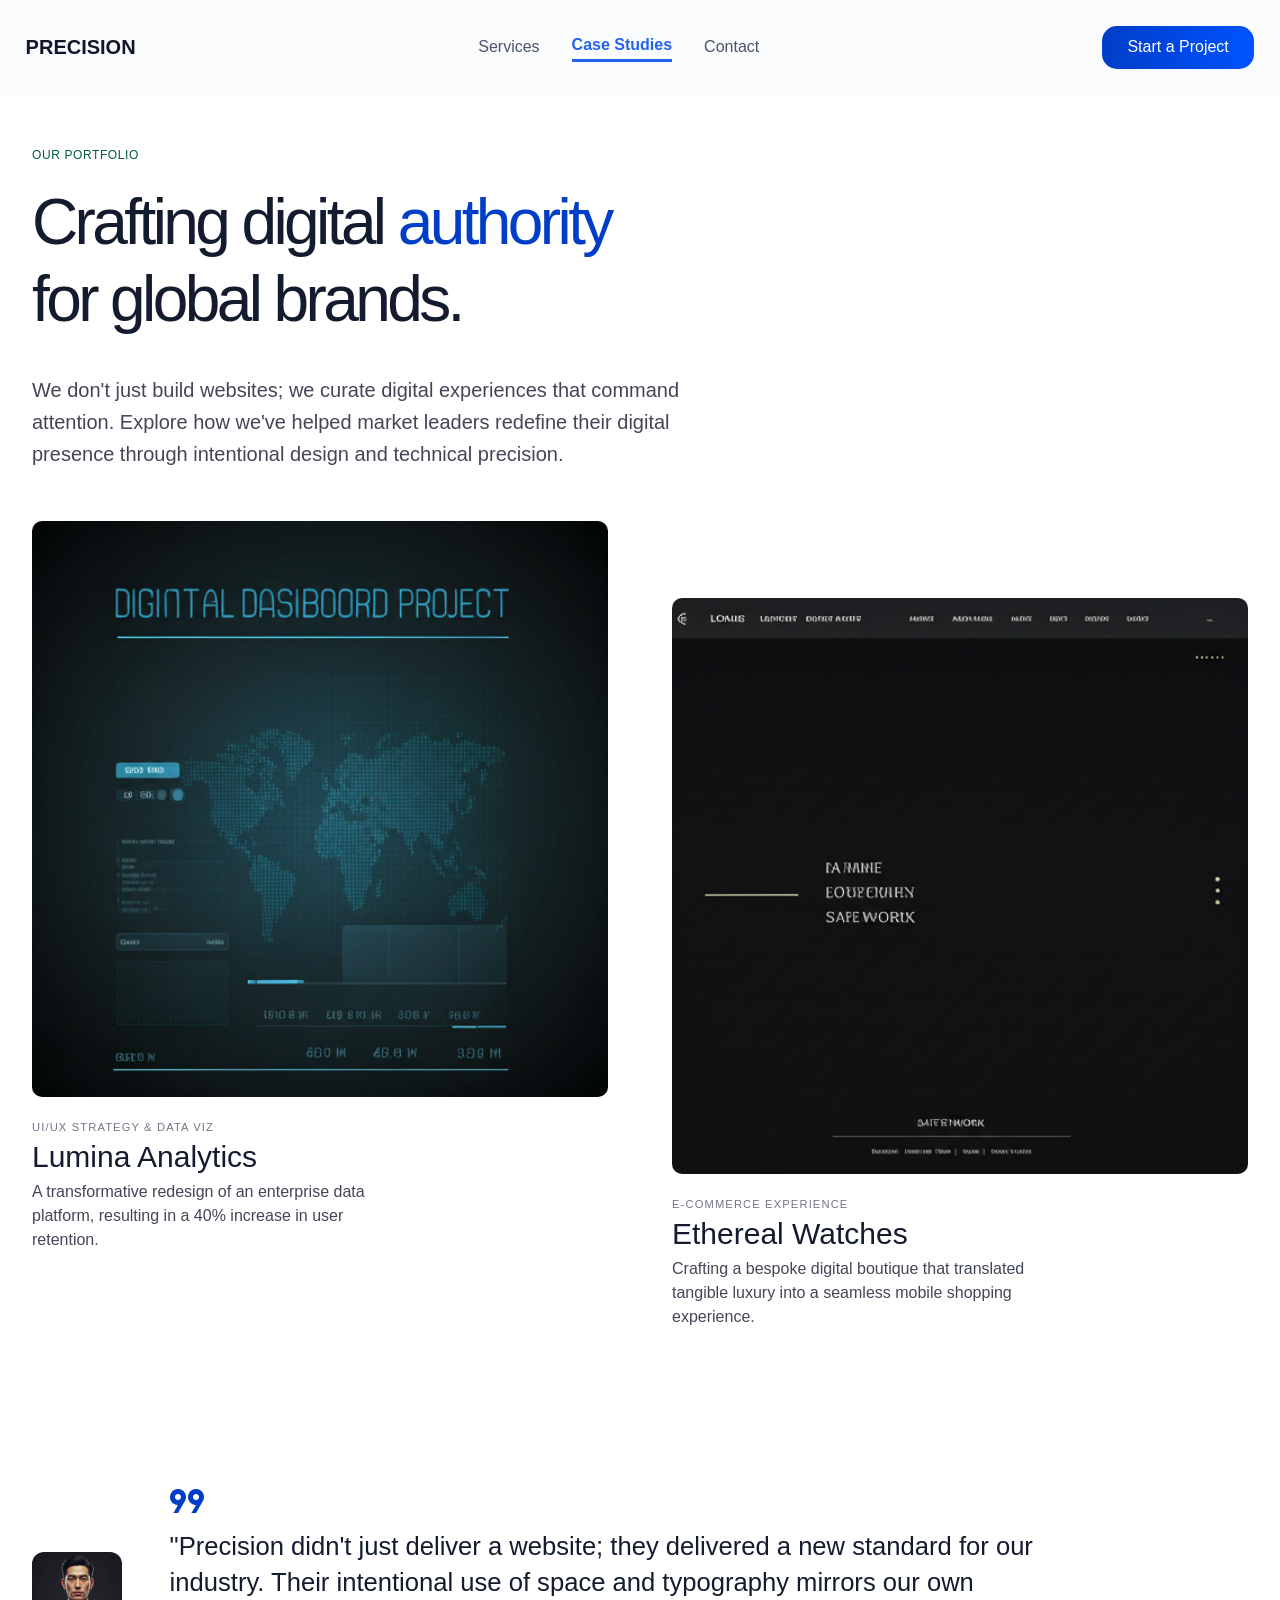
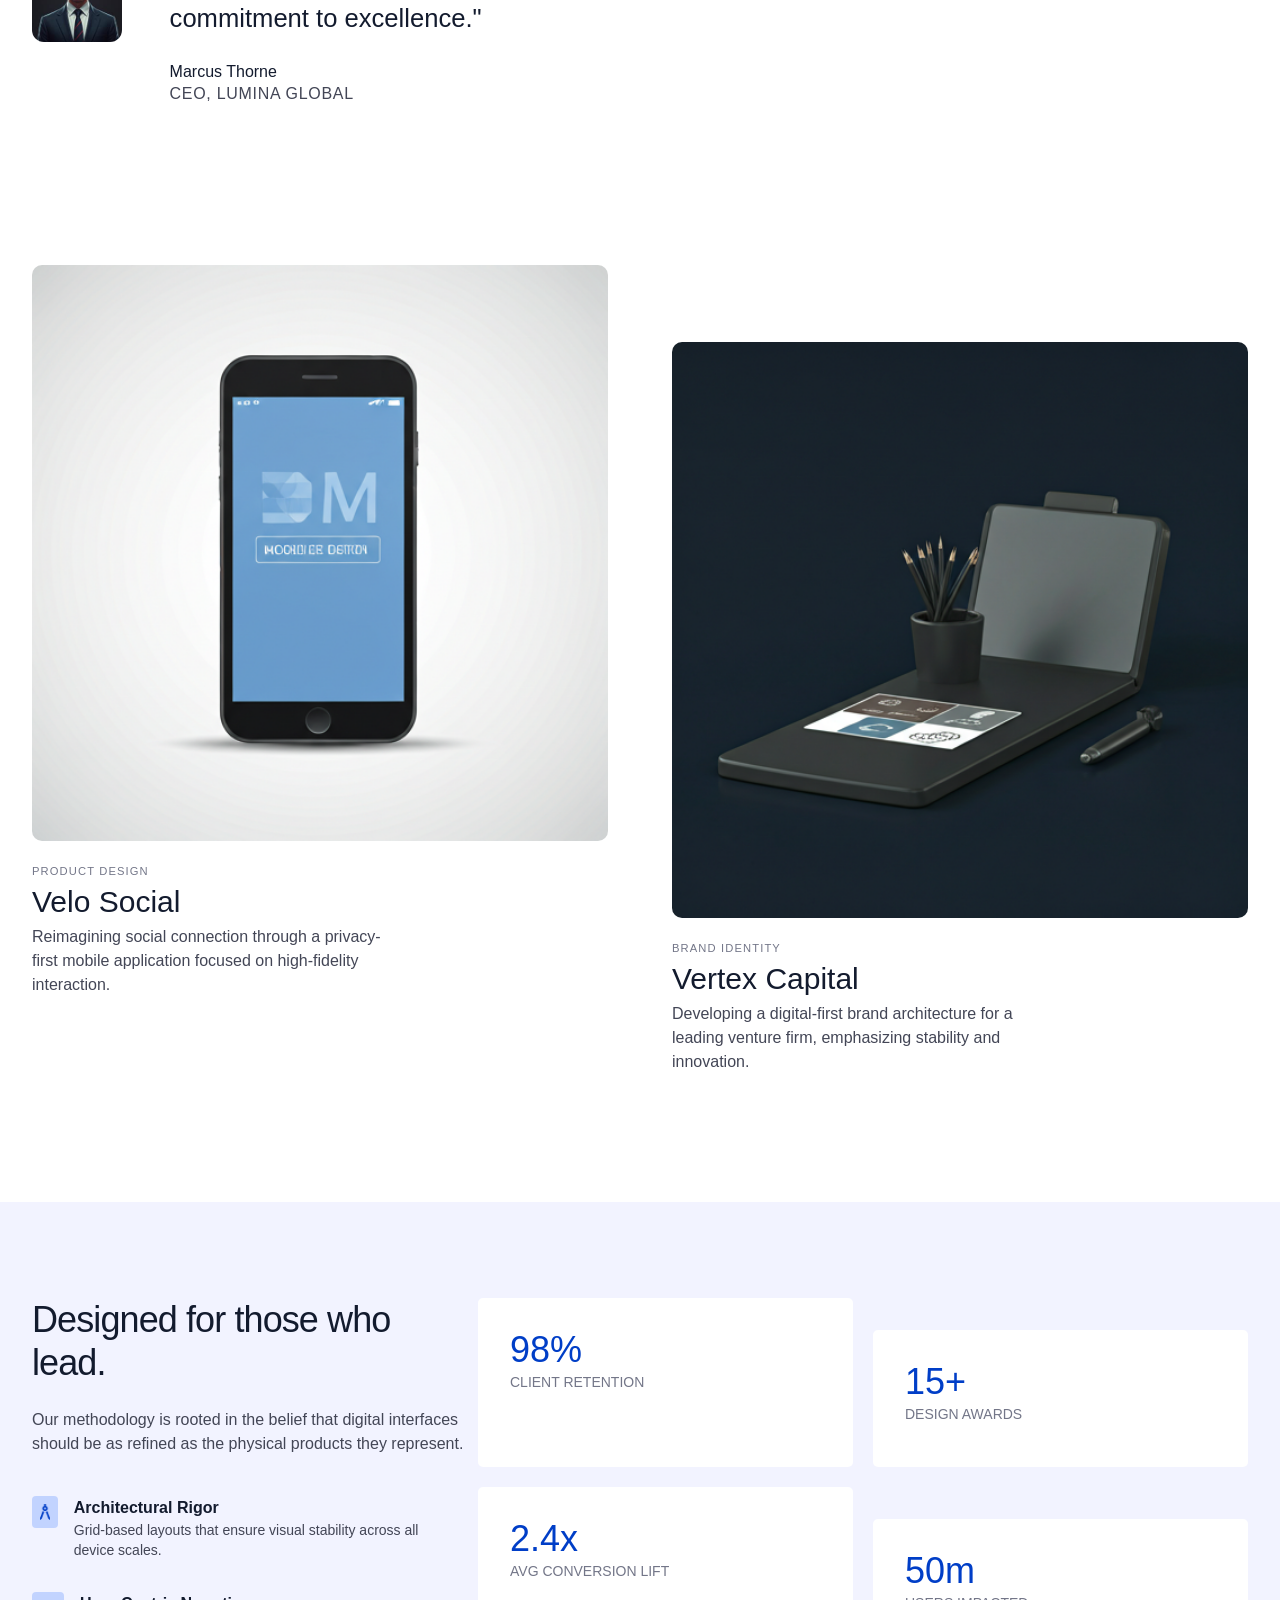
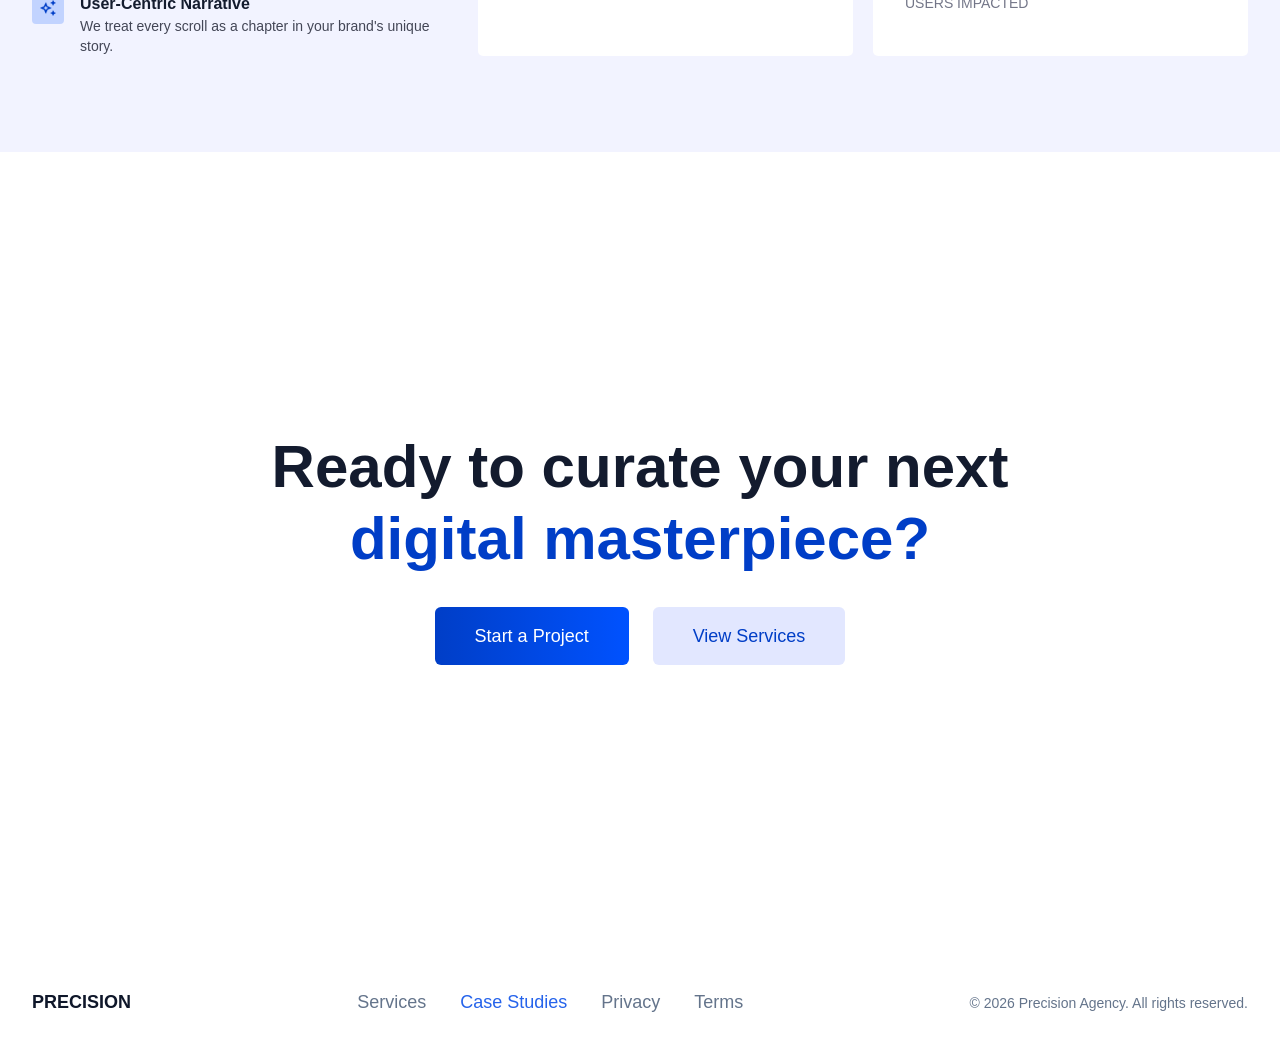
<file: assests/case-studies.html>
<!DOCTYPE html>
<html lang="en">

<head>
    <meta charset="UTF-8">
    <meta name="viewport" content="width=device-width, initial-scale=1.0">
    <link rel="stylesheet" href="../styles/case-studies.css">
    <link rel="stylesheet" href="https://fonts.google.com/share?selection.family=Manrope:wght@200..800">
    <link rel="stylesheet"
        href="https://fonts.google.com/share?selection.family=Inter:ital,opsz,wght@0,14..32,100..900;1,14..32,100..900|Manrope:wght@200..800">
    <title>Case Studies</title>
</head>

<body>
    <div class="topnavbar">
        <div class="nav-container1">
            PRECISION
        </div>
        <div class="nav-container2">
            <a href="services-overview.html">Services</a>
            <a href="case-studies.html" id="opened-page">Case Studies</a>
            <a href="contact-us.html">Contact</a>
        </div>
        <div class="nav-button">
            Start a Project
        </div>
    </div>
    <div class="main">
        <div class="hero">
            <div class="hero-portfolio">
                OUR PORTFOLIO
            </div>
            <div class="hero-heading">
                Crafting digital <span class="authority">authority</span> for global brands.
            </div>
            <div class="hero-description">
                We don't just build websites; we curate digital experiences that command attention. Explore how we've
                helped market leaders redefine their digital presence through intentional design and technical
                precision.
            </div>
        </div>
        <div class="pgp">
            <div class="pgp1">
                <img src="../images/case-studies-img/image1.png" alt="image1" class="pgp-direct-img">
                <div class="pgp-info">
                    <div class="pgp-heading">
                        UI/UX STRATEGY & DATA VIZ
                    </div>
                    <div class="pgp-main-heading">
                        Lumina Analytics
                    </div>
                    <div class="pgp-description">
                        A transformative redesign of an enterprise data platform, resulting in a 40% increase in user
                        retention.
                    </div>
                </div>
            </div>
            <div class="pgp2">
                <img src="../images/case-studies-img/image2.png" alt="image2" class="pgp-direct-img">
                <div class="pgp-info">
                    <div class="pgp-heading">
                        E-COMMERCE EXPERIENCE
                    </div>
                    <div class="pgp-main-heading">
                        Ethereal Watches
                    </div>
                    <div class="pgp-description">
                        Crafting a bespoke digital boutique that translated tangible luxury into a seamless mobile
                        shopping experience.
                    </div>
                </div>
            </div>
            <div class="pgp-testimonial">
                <img src="../images/case-studies-img/image3.jpg" alt="image3" class="testimonial-img">
                <div class="testimonial-subtopic1">
                    <img src="../images/case-studies-img/icon/Icon1.png" alt="icon" class="testimonial-icon">
                    <div class="testimonial-blockquote">
                        "Precision didn't just deliver a website; they delivered a new standard for our industry. Their
                        intentional use of space and typography mirrors our own commitment to excellence."
                    </div>
                    <div class="testimonial-info">
                        <div class="testimonial-info-name">
                            Marcus Thorne
                        </div>
                        <div class="testimonial-info-description">
                            CEO, LUMINA GLOBAL
                        </div>
                    </div>
                </div>
            </div>
            <div class="pgp3">
                <img src="../images/case-studies-img/image4.png" alt="image4" class="pgp-direct-img">
                <div class="pgp-info">
                    <div class="pgp-heading">
                        PRODUCT DESIGN
                    </div>
                    <div class="pgp-main-heading">
                        Velo Social
                    </div>
                    <div class="pgp-description">
                        Reimagining social connection through a privacy-first mobile application focused on
                        high-fidelity interaction.
                    </div>
                </div>
            </div>
            <div class="pgp4">
                <img src="../images/case-studies-img/image5.png" alt="image5" class="pgp-direct-img">
                <div class="pgp-info">
                    <div class="pgp-heading">
                        BRAND IDENTITY
                    </div>
                    <div class="pgp-main-heading">
                        Vertex Capital
                    </div>
                    <div class="pgp-description">
                        Developing a digital-first brand architecture for a leading venture firm, emphasizing stability
                        and innovation.
                    </div>
                </div>
            </div>
        </div>
        <div class="trust">
            <div class="trust1">
                <div class="trust1-sec1">
                    Designed for those who lead.
                </div>
                <div class="trust1-sec2">
                    Our methodology is rooted in the belief that digital interfaces should be as refined as the physical
                    products they represent.
                </div>
                <div class="trust1-sec3">
                    <div class="trust1-sec3-box">
                        <img src="../images/case-studies-img/icon/Icon2.png" alt="icon" class="trust1-sec3-icon1">
                        <div class="trust1-sec3-info">
                            <div class="trust1-sec3-heading">
                                Architectural Rigor
                            </div>
                            <div class="trust1-sec3-description">
                                Grid-based layouts that ensure visual stability across all device scales.
                            </div>
                        </div>
                    </div>
                    <div class="trust1-sec3-box">
                        <img src="../images/case-studies-img/icon/Icon3.png" alt="icon" class="trust1-sec3-icon2">
                        <div class="trust1-sec3-info">
                            <div class="trust1-sec3-heading">
                                User-Centric Narrative
                            </div>
                            <div class="trust1-sec3-description">
                                We treat every scroll as a chapter in your brand's unique story.
                            </div>
                        </div>
                    </div>
                </div>
            </div>
            <div class="trust2">
                <div class="trust2-box1">
                    <div class="trust2-num">
                        98%
                    </div>
                    <div class="trust2-sen">
                        CLIENT RETENTION
                    </div>
                </div>
                <div class="trust2-box2">
                    <div class="trust2-num">
                        15+
                    </div>
                    <div class="trust2-sen">
                        DESIGN AWARDS
                    </div>
                </div>
                <div class="trust2-box3">
                    <div class="trust2-num">
                        2.4x
                    </div>
                    <div class="trust2-sen">
                        AVG CONVERSION LIFT
                    </div>
                </div>
                <div class="trust2-box4">
                    <div class="trust2-num">
                        50m
                    </div>
                    <div class="trust2-sen">
                        USERS IMPACTED
                    </div>
                </div>
            </div>
        </div>
        <div class="cta">
            <div class="cta-heading">
                Ready to curate your next <span class="digital-marketing">digital masterpiece?</span>
            </div>
            <div class="cta-button">
                <div class="cta-button1">
                    Start a Project
                </div>
                <div class="cta-button2">
                    <a href="#">View Services</a>
                </div>
            </div>
        </div>
    </div>
    <div class="footer">
        <div class="footer1">
            PRECISION
        </div>
        <div class="footer2">
            <a href="services-overview.html">Services</a>
            <a href="case-studies.html" id="footer-opened-page">Case Studies</a>
            <a href="#">Privacy</a>
            <a href="#">Terms</a>
        </div>
        <div class="footer3">
            © 2026 Precision Agency. All rights reserved.
        </div>
    </div>
</body>

</html>
</file>
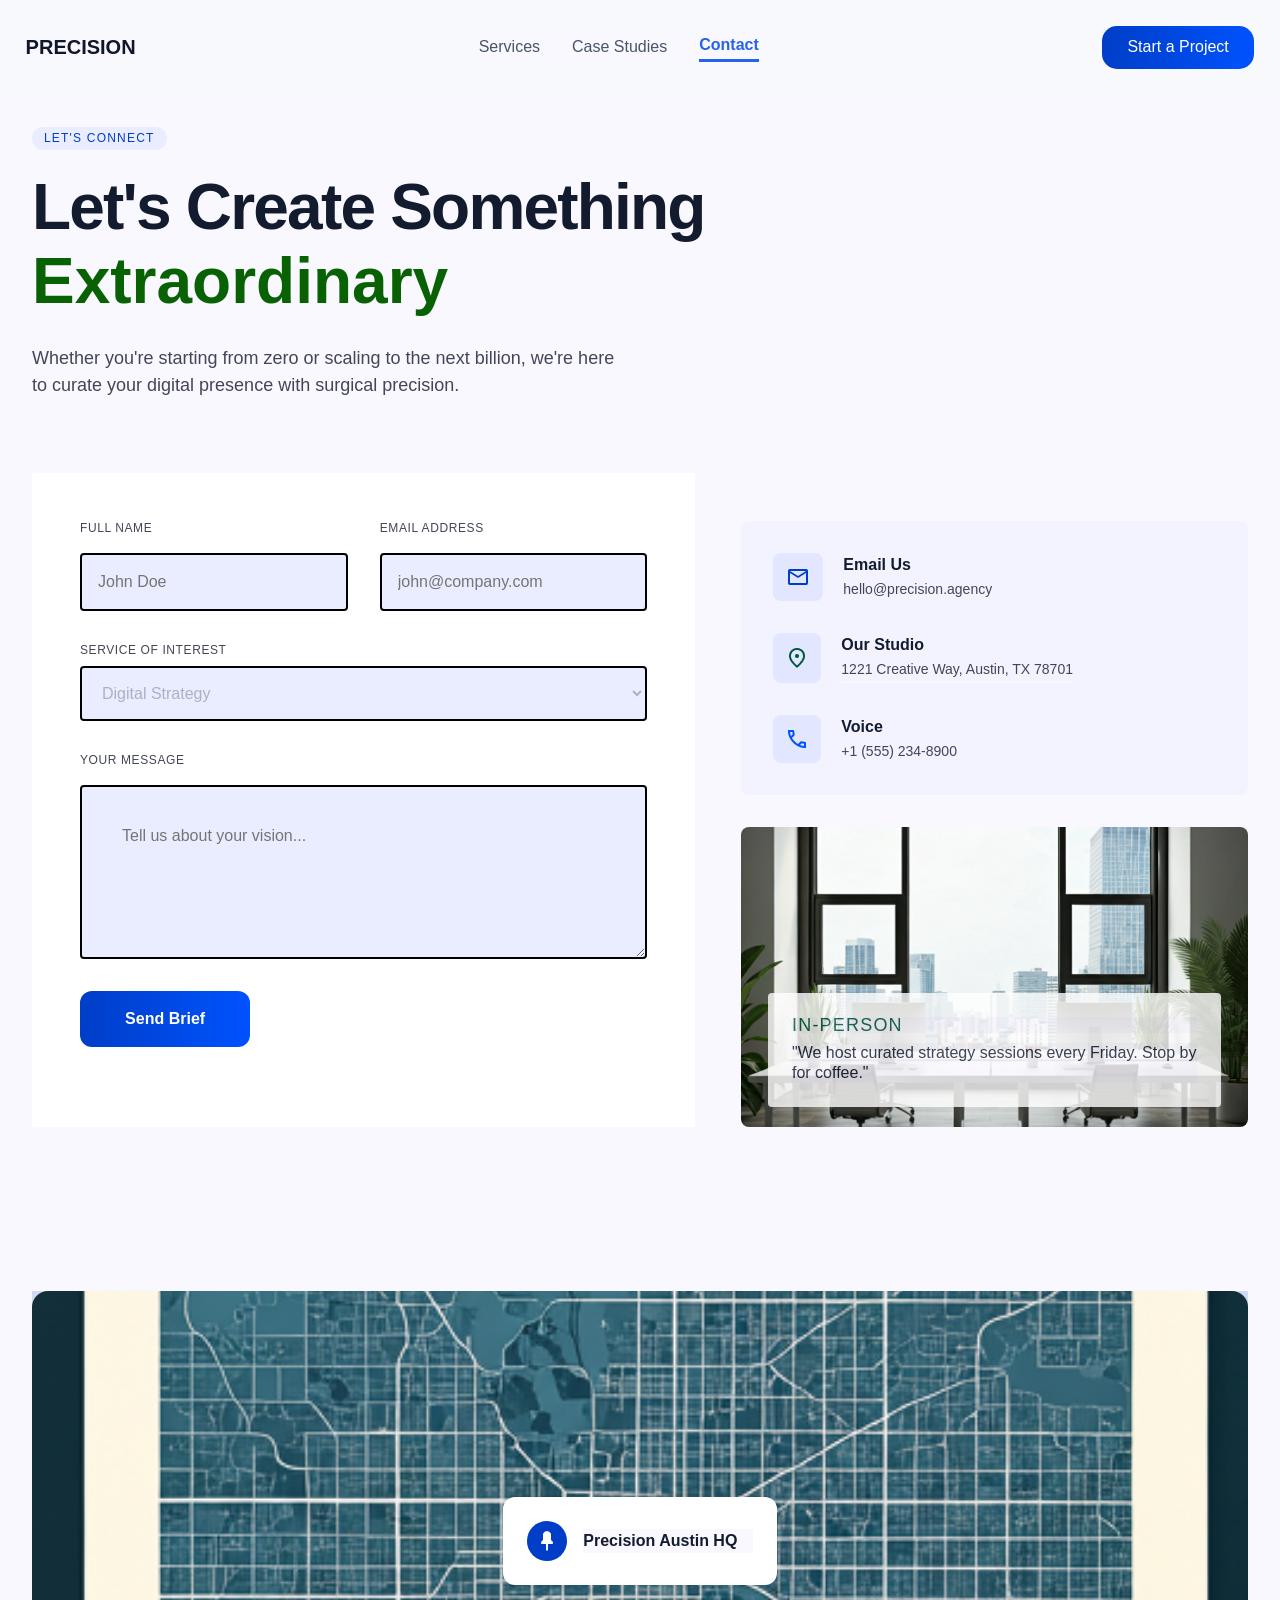
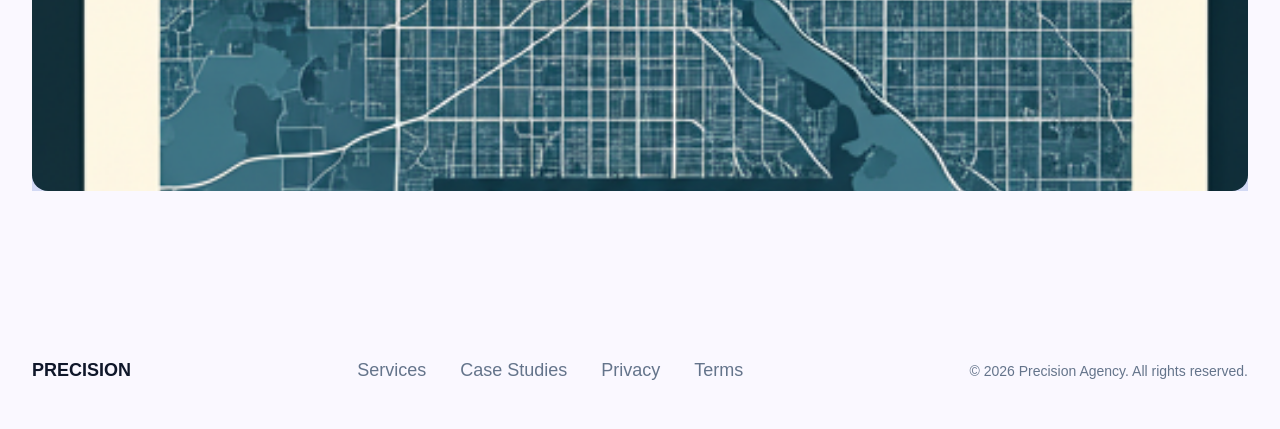
<file: assests/contact-us.html>
<!DOCTYPE html>
<html lang="en">

<head>
    <meta charset="UTF-8">
    <meta name="viewport" content="width=device-width, initial-scale=1.0">
    <link rel="stylesheet" href="../styles/contact-us.css">
    <link rel="stylesheet" href="https://fonts.google.com/share?selection.family=Manrope:wght@200..800">
    <link rel="stylesheet"
        href="https://fonts.google.com/share?selection.family=Inter:ital,opsz,wght@0,14..32,100..900;1,14..32,100..900|Manrope:wght@200..800">
    <title>Contact Us</title>
</head>

<body>
    <div class="topnavbar">
        <div class="nav-container1">
            PRECISION
        </div>
        <div class="nav-container2">
            <a href="services-overview.html">Services</a>
            <a href="case-studies.html">Case Studies</a>
            <a href="contact-us.html" id="opened-page">Contact</a>
        </div>
        <div class="nav-button">
            Start a Project
        </div>
    </div>
    <div class="main">
        <div class="main-hero">
            <div class="main-hero1">
                LET'S CONNECT
            </div>
            <div class="main-hero2">
                Let's Create Something <span class="extraordinary">Extraordinary</span>
            </div>
            <div class="main-hero3">
                Whether you're starting from zero or scaling to the next billion, we're here to curate your digital
                presence with surgical precision.
            </div>
        </div>
        <div class="main-abs">
            <div class="abs-forms">
                <div class="abs-forms1">
                    <div class="abs-forms1-box1">
                        <label for="name">FULL NAME</label>
                        <input type="text" id="name" placeholder="John Doe">
                    </div>
                    <div class="abs-forms1-box2">
                        <label for="email">EMAIL ADDRESS</label>
                        <input type="email" id="email" placeholder="john@company.com">
                    </div>
                </div>
                <div class="abs-forms2">
                    <label for="service-category">SERVICE OF INTEREST</label>
                    <select id="service-category" name="service-of-interest">
                        <option value="Digital Strategy">Digital Strategy</option>
                    </select>
                </div>
                <div class="abs-forms3">
                    <label for="message">YOUR MESSAGE</label>
                    <textarea id="message" name="message" rows="5"
                        placeholder="Tell us about your vision..."></textarea>
                </div>
                <button type="submit" class="abs-forms-button">
                    Send Brief
                </button>
            </div>
            <div class="abs-contact">
                <div class="abs-contact1">
                    <div class="abs-contact1-box">
                        <img src="../images/contact-us-img/icon/Icon.png" alt="image" class="abs-contact1-img1">
                        <div class="abs-contact1-info">
                            <div class="abs-contact1-head">
                                Email Us
                            </div>
                            <div class="abs-contact1-des">
                                hello@precision.agency
                            </div>
                        </div>
                    </div>
                    <div class="abs-contact1-box">
                        <img src="../images/contact-us-img/icon/Icon1.png" alt="image" class="abs-contact1-img2">
                        <div class="abs-contact1-info">
                            <div class="abs-contact1-head">
                                Our Studio
                            </div>
                            <div class="abs-contact1-des">
                                1221 Creative Way,
                                Austin, TX 78701
                            </div>
                        </div>
                    </div>
                    <div class="abs-contact1-box">
                        <img src="../images/contact-us-img/icon/Icon2.png" alt="image" class="abs-contact1-img3">
                        <div class="abs-contact1-info">
                            <div class="abs-contact1-head">
                                Voice
                            </div>
                            <div class="abs-contact1-des">
                                +1 (555) 234-8900
                            </div>
                        </div>
                    </div>
                </div>
                <div class="abs-contact2">
                    <div class="abs-contact2-box">
                        <div class="abs-contact2-box1">
                            IN-PERSON
                        </div>
                        <div class="abs-contact2-box2">
                            "We host curated strategy sessions every Friday. Stop by for coffee."
                        </div>
                    </div>
                </div>
            </div>
        </div>
        <div class="main-map">
            <div class="main-map1">
                <div id="main-map-box">
                    <img src="../images/contact-us-img/icon/Icon3.png" alt="icon" class="main-map-icon">
                    <div class="main-map-text">
                        Precision Austin HQ
                    </div>
                </div>
            </div>
        </div>
    </div>
    <div class="footer">
        <div class="footer1">
            PRECISION
        </div>
        <div class="footer2">
            <a href="services-overview.html">Services</a>
            <a href="case-studies.html">Case Studies</a>
            <a href="#">Privacy</a>
            <a href="#">Terms</a>
        </div>
        <div class="footer3">
            © 2026 Precision Agency. All rights reserved.
        </div>
    </div>
</body>

</html>
</file>
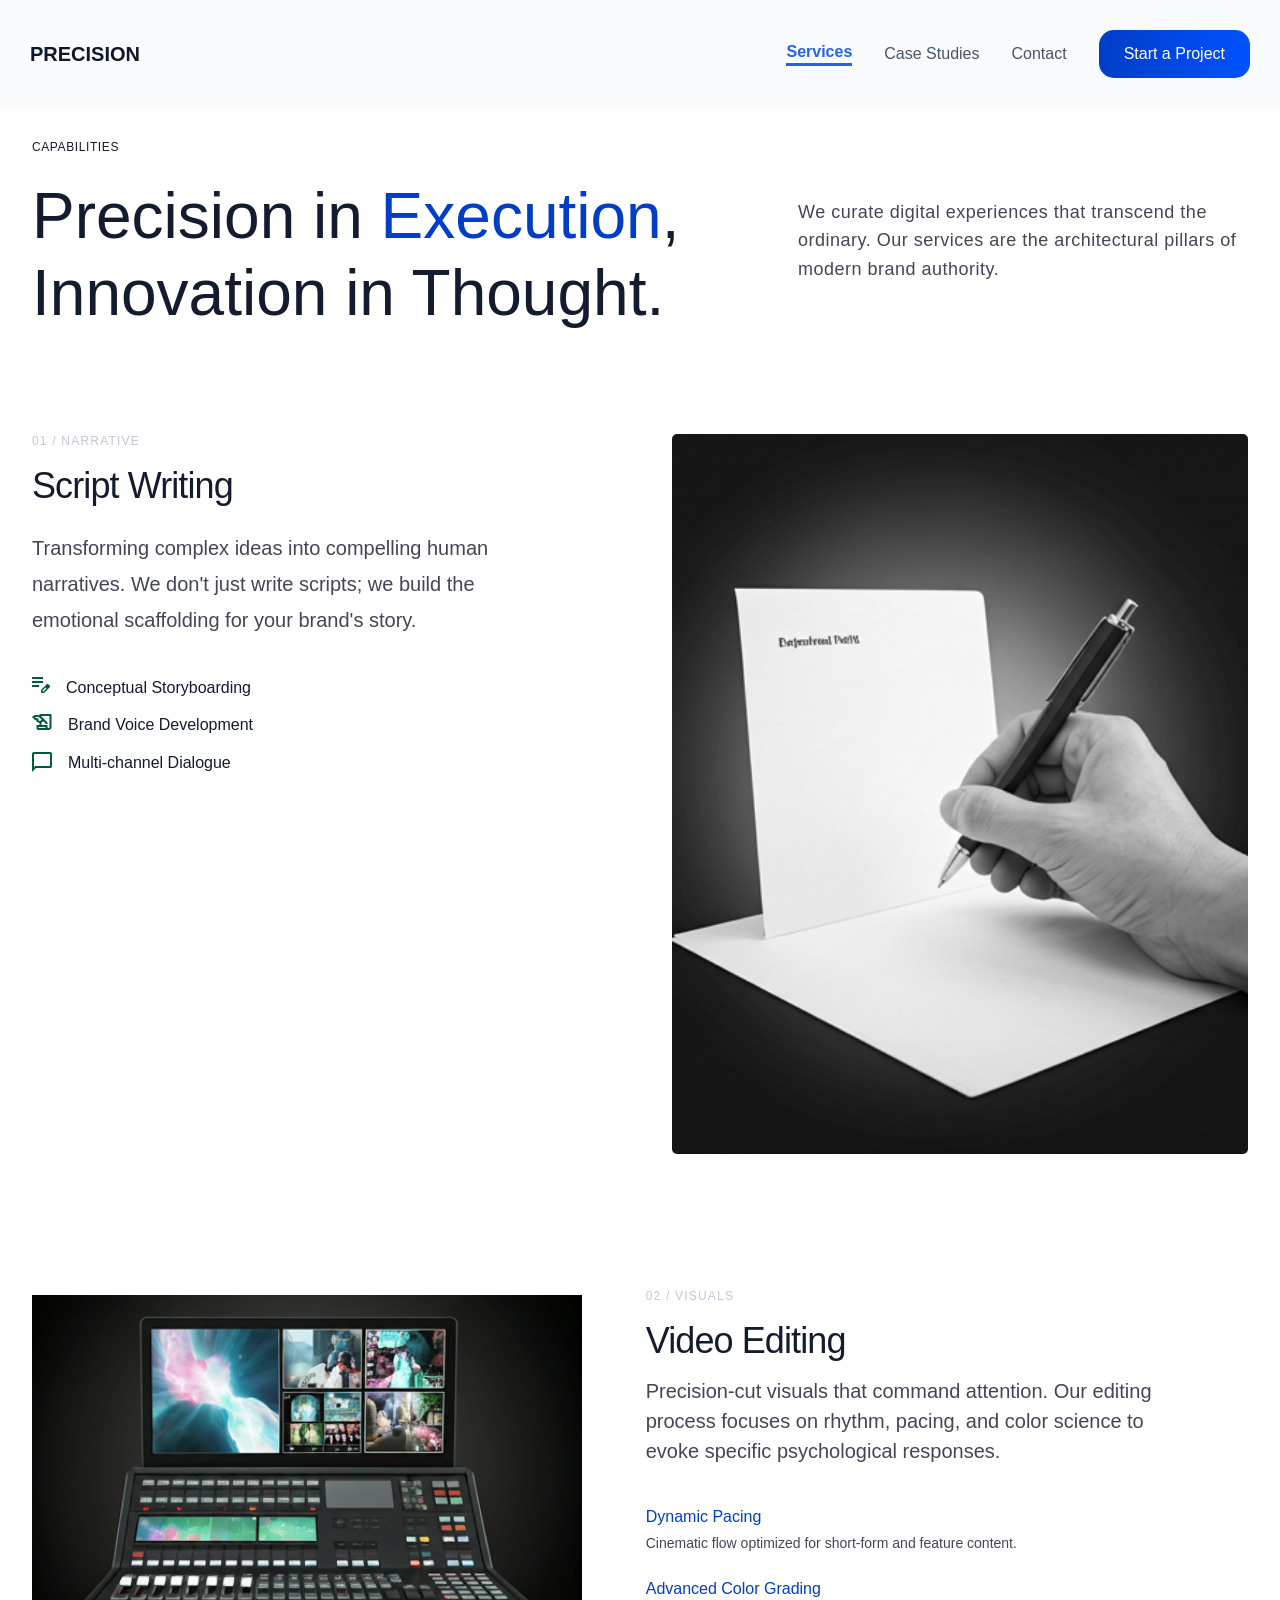
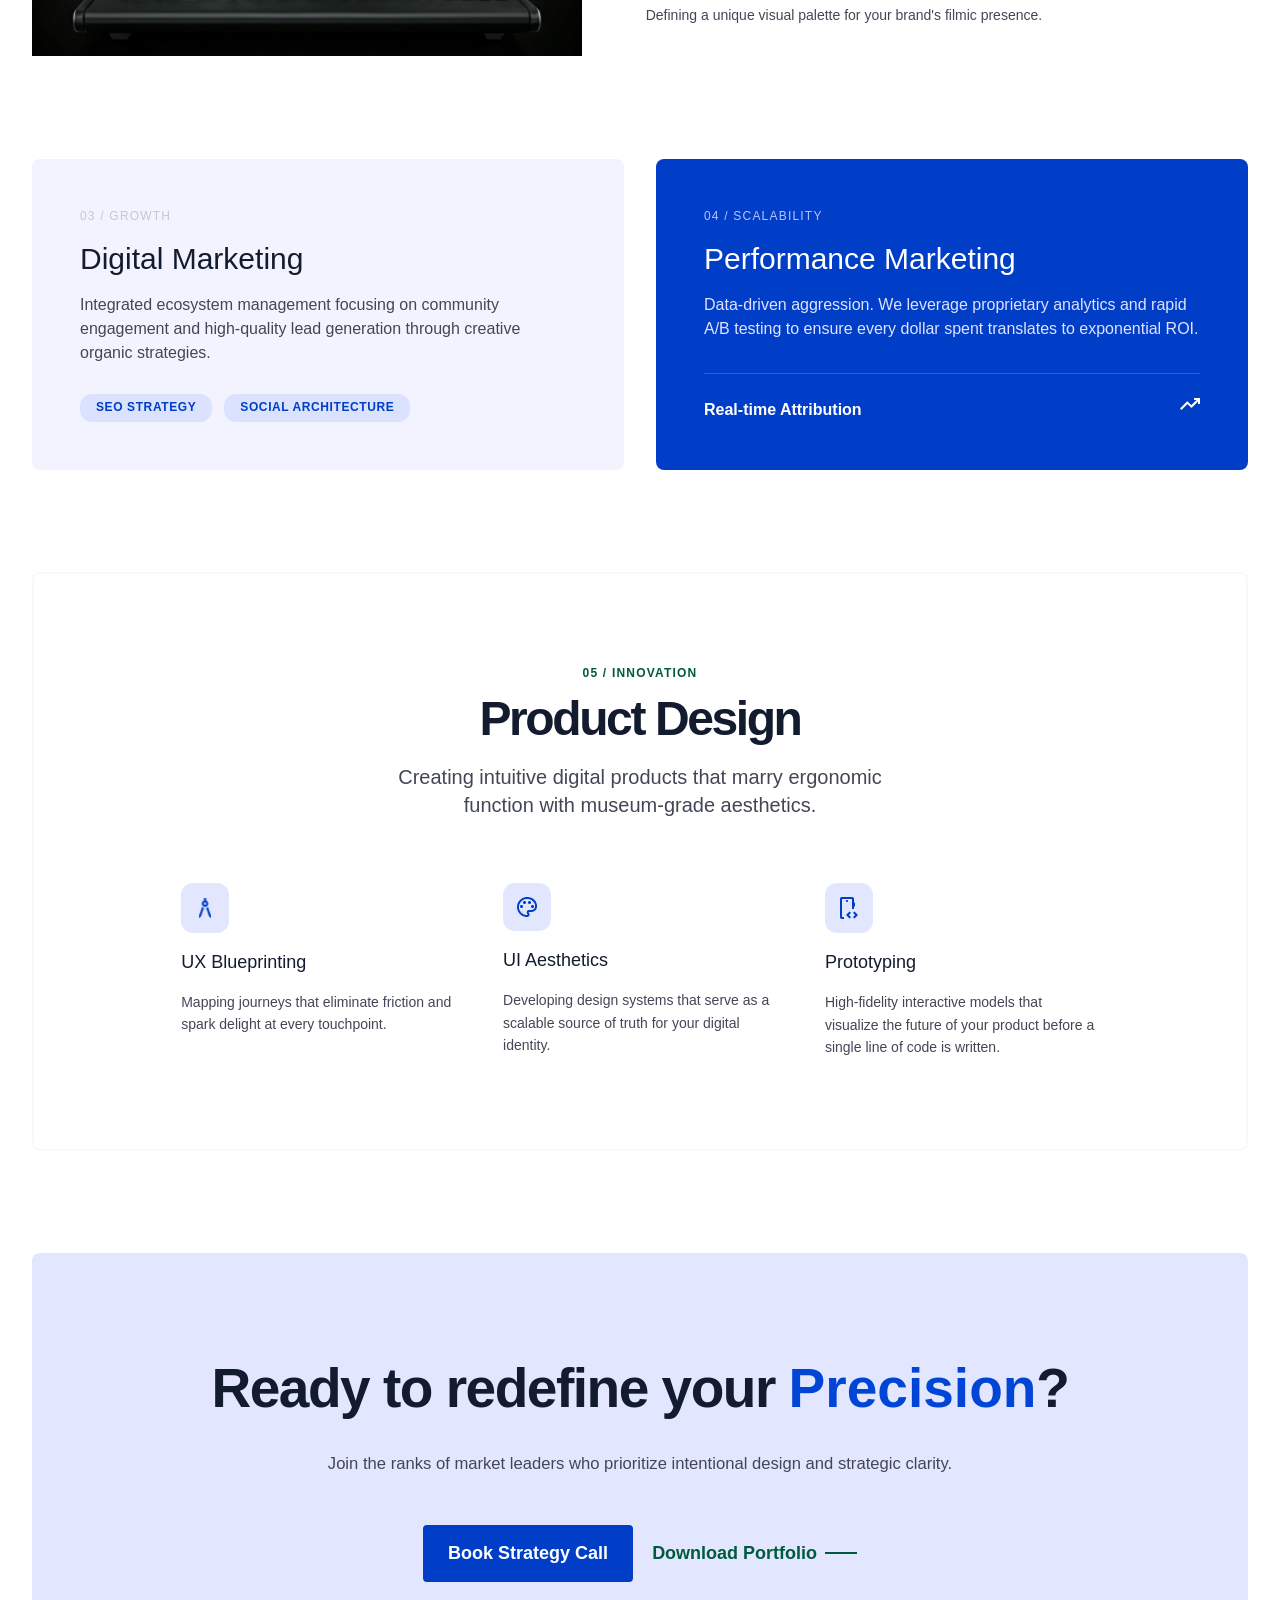
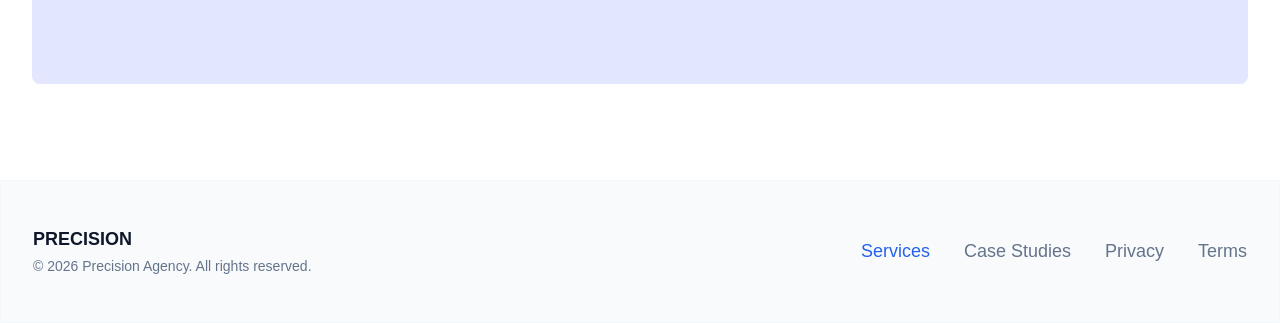
<file: assests/services-overview.html>
<!DOCTYPE html>
<html lang="en">

<head>
    <meta charset="UTF-8">
    <meta name="viewport" content="width=device-width, initial-scale=1.0">
    <link rel="stylesheet" href="../styles/services-overview.css">
    <link rel="stylesheet" href="https://fonts.google.com/share?selection.family=Manrope:wght@200..800">
    <link rel="stylesheet"
        href="https://fonts.google.com/share?selection.family=Inter:ital,opsz,wght@0,14..32,100..900;1,14..32,100..900|Manrope:wght@200..800">
    <title>Services Overview</title>
</head>

<body>
    <div class="topnavbar">
        <div class="nav-container1">
            PRECISION
        </div>
        <div class="nav-container2">
            <div class="nav-container-links">
                <a href="services-overview.html" id="opened-page">Services</a>
                <a href="case-studies.html">Case Studies</a>
                <a href="contact-us.html">Contact</a>
            </div>
            <div class="nav-button">
                Start a Project
            </div>
        </div>
    </div>
    <div class="main">
        <div class="hero">
            <div class="hero1">
                <div class="hero1-box1">
                    CAPABILITIES
                </div>
                <div class="hero1-box2">
                    Precision in <span class="execution">Execution</span>, Innovation in Thought.
                </div>
            </div>
            <div class="hero2">
                We curate digital experiences that transcend the ordinary. Our services are the architectural pillars of
                modern brand authority.
            </div>
        </div>
        <div class="pg">
            <div class="pg-sec1">
                <div class="pg1">

                    <div class="pg1-sub1">
                        01 / NARRATIVE
                    </div>
                    <div class="pg1-sub2">
                        Script Writing
                    </div>
                    <div class="pg1-sub3">
                        Transforming complex ideas into compelling human
                        narratives. We don't just write scripts; we build the emotional scaffolding for your brand's
                        story.
                    </div>
                    <div class="pg1-sub4">
                        <div class="pg1-sub4-l">
                            <div class="pg1-sub4-icon1">
                                <img src="../images/services-overview/icons/Icon-pg1.png" alt="icon">
                            </div>
                            <div class="pg1-sub4-text">
                                Conceptual Storyboarding
                            </div>
                        </div>
                        <div class="pg1-sub4-l">
                            <div class="pg1-sub4-icon2">
                                <img src="../images/services-overview/icons/Icon-pg2.png" alt="icon">
                            </div>
                            <div class="pg1-sub4-text">
                                Brand Voice Development
                            </div>
                        </div>
                        <div class="pg1-sub4-l">
                            <div class="pg1-sub4-icon3">
                                <img src="../images/services-overview/icons/Icon-pg3.png" alt="icon">
                            </div>
                            <div class="pg1-sub4-text">
                                Multi-channel Dialogue
                            </div>
                        </div>
                    </div>
                </div>
                <img src="../images/services-overview/image2.png" alt="image" class="pg2">
            </div>
            <div class="pg-sec2">
                <img src="../images/services-overview/image1.png" alt="image" class="pg-sec2-img">
                <div class="pg-sec2-box">
                    <div class="pg-sec2-box1">
                        02 / VISUALS
                    </div>
                    <div class="pg-sec2-box2">
                        Video Editing
                    </div>
                    <div class="pg-sec2-box3">
                        Precision-cut visuals that command attention. Our editing process focuses on rhythm, pacing, and
                        color science to evoke specific psychological responses.
                    </div>
                    <div class="pg-sec2-box4">
                        <div class="pg-sec2-box4-info">
                            <div class="pg-sec2-box4-heading">
                                Dynamic Pacing
                            </div>
                            <div class="pg-sec2-box4-description">
                                Cinematic flow optimized for short-form and feature content.
                            </div>
                        </div>
                        <div class="pg-sec2-box4-info">
                            <div class="pg-sec2-box4-heading">
                                Advanced Color Grading
                            </div>
                            <div class="pg-sec2-box4-description">
                                Defining a unique visual palette for your brand's filmic presence.
                            </div>
                        </div>
                    </div>
                </div>
            </div>
            <div class="pg-sec3">
                <div class="pg-sec3-box1">
                    <div class="pg-sec3-box1-part1">
                        <div class="pg-sec3-box1-part1-l1">
                            03 / GROWTH
                        </div>
                        <div class="pg-sec3-box1-part1-l2">
                            Digital Marketing
                        </div>
                        <div class="pg-sec3-box1-part1-l3">
                            Integrated ecosystem management focusing on community engagement and high-quality lead
                            generation through creative
                            organic strategies.
                        </div>
                    </div>
                    <div class="pg-sec3-box1-part2">
                        <div class="pg-sec3-box1-part2-l">
                            SEO STRATEGY
                        </div>
                        <div class="pg-sec3-box1-part2-l">
                            SOCIAL ARCHITECTURE
                        </div>
                    </div>
                </div>
                <div class="pg-sec3-box2">
                    <div class="pg-sec3-box2-part1">
                        <div class="pg-sec3-box2-part1-l1">
                            04 / SCALABILITY
                        </div>
                        <div class="pg-sec3-box2-part1-l2">
                            Performance Marketing
                        </div>
                        <div class="pg-sec3-box2-part1-l3">
                            Data-driven aggression. We leverage proprietary analytics and rapid A/B testing to ensure
                            every dollar spent translates to exponential ROI.
                        </div>
                    </div>
                    <div class="pg-sec3-box2-part2">
                        <div class="pg-sec3-box2-part2-sen">
                            Real-time Attribution
                        </div>
                        <img src="../images/services-overview/icons/Icon-trend.png" alt="icon"
                            class="pg-sec3-box2-part2-icon">
                    </div>
                </div>
            </div>
            <div class="pg-sec4">
                <div class="pg-sec4-part1">
                    <div class="pg-sec4-part1-l1">
                        05 / INNOVATION
                    </div>
                    <div class="pg-sec4-part1-l2">
                        Product Design
                    </div>
                    <div class="pg-sec4-part1-l3">
                        Creating intuitive digital products that marry ergonomic function with museum-grade aesthetics.
                    </div>
                </div>
                <div class="pg-sec4-part2">
                    <div class="pg-sec4-part2-l1">
                        <img src="../images/services-overview/icons/icon1.png" alt="icon" class="pg-sec4-part2-li-icon1">
                        <div class="pg-sec4-part2-li-h">
                            UX Blueprinting
                        </div>
                        <div class="pg-sec4-part2-li-d">
                            Mapping journeys that eliminate friction
                            and spark delight at every touchpoint.
                        </div>
                    </div>
                    <div class="pg-sec4-part2-l2">
                        <img src="../images/services-overview/icons/Icon2.png" alt="icon" class="pg-sec4-part2-li-icon2">
                        <div class="pg-sec4-part2-li-h">
                            UI Aesthetics
                        </div>
                        <div class="pg-sec4-part2-li-d">
                            Developing design systems that serve
                            as a scalable source of truth for your
                            digital identity.
                        </div>
                    </div>
                    <div class="pg-sec4-part2-l3">
                        <img src="../images/services-overview/icons/Icon3.png" alt="icon" class="pg-sec4-part2-li-icon3">
                        <div class="pg-sec4-part2-li-h">
                            Prototyping
                        </div>
                        <div class="pg-sec4-part2-li-d">
                            High-fidelity interactive models that
                            visualize the future of your product
                            before a single line of code is written.
                        </div>
                    </div>
                </div>
            </div>
        </div>
        <div class="cta">
            <div class="cta-head">
                Ready to redefine your <span class="precision">Precision</span>?
            </div>
            <div class="cta-des">
                Join the ranks of market leaders who prioritize intentional design and strategic clarity.
            </div>
            <div class="cta-box">
                <div class="cta-box1">
                    Book Strategy Call
                </div>
                <div class="cta-box2">
                    <div class="cta-box2-d">
                        Download Portfolio
                    </div>
                    <img src="../images/services-overview/icons/Horizontal Divider.png" alt="divider" class="cta-box2-divider">
                </div>
            </div>
        </div>
    </div>
    <div class="footer">
        <div class="footer1">
            <div class="footer1-heading">
                PRECISION
            </div>
            <div class="footer1-description">
                © 2026 Precision Agency. All rights reserved.
            </div>
        </div>
        <div class="footer2">
            <a href="services-overview.html" id="footer-opened-page">Services</a>
            <a href="case-studies.html">Case Studies</a>
            <a href="#">Privacy</a>
            <a href="#">Terms</a>
        </div>
    </div>
</body>
</html>
</file>
<file: style.css>
* {
    margin: 0;
    padding: 0;
    box-sizing: border-box;
}

/* navbar */
.topnavbar {
    height: auto;
    display: flex;
    justify-content: space-between;
    align-items: center;
    padding: clamp(16px, 3vw, 30px);
    box-sizing: border-box;
    background-color: #F8FAFCCC;
}

.nav-container1 {
    font-size: 20px;
    font-family: Manrope, sans-serif;
    font-weight: 700;
    font-style: normal;
    color: #0F172A;
}

.nav-container2 {
    display: flex;
    gap: clamp(16px, 4vw, 40px);
    justify-content: center;
    align-items: center;
    font-family: inter, sans-serif;
    font-weight: 400;
}

.nav-container2 a {
    font-size: 16px;
    text-decoration: none;
    color: #475569;
}

.nav-button {
    padding: 15px 25px;
    background: linear-gradient(to right, #003EC7, #0052FF);
    color: white;
    border: none;
    border-radius: 15px;
    font-weight: 500;
    font-size: 16px;
    font-family: manrope, sans-serif;
    cursor: pointer;
}

/* MAIN */
/* MAIN CONTAINER1 */

.main-container1 {
    width: 100%;
    height: auto;
    display: flex;
    padding: clamp(40px, 8vw, 110px) clamp(16px, 5vw, 32px);
    box-sizing: border-box;
    gap: clamp(20px, 5vw, 64px);
    background: linear-gradient(to bottom, #ffffff, #f8f0fc);
}

/* MAIN CONTAINER1-1 */
.main-container1-1 {
    display: flex;
    flex-direction: column;
    gap: 30px;
    width: 50%;
}

.container1-1-subtopic1 {
    font-size: 12px;
    font-weight: 700;
    font-family: inter, sans-serif;
    color: #005A3C;
    background-color: #EAEDFF;
    padding: 6px 16px;
    border-radius: 45px;
    width: fit-content;
}

.container1-1-subtopic2 {
    font-size: clamp(32px, 6vw, 96px);
    font-weight: 400;
    font-family: manrope, sans-serif;
    color: #0F172A;
    line-height: 1.2;
}

.container1-1-subtopic2>p {
    font-size: 96px;
    font-weight: 400;
    font-family: inter, sans-serif;
    color: #015405;
    margin-top: 20px;
}

.container1-1-subtopic3 {
    font-size: 20px;
    font-weight: 400;
    font-family: inter, sans-serif;
    color: #434656;
    width: 80%;
    line-height: 28px;
}

.container1-1-subtopic4 {
    display: flex;
    gap: 15px;
    margin-top: 10px;
}

.container1-1-button1 {
    padding: 16px 32px;
    background: linear-gradient(to right, #003EC7, #0052FF);
    color: white;
    border: none;
    border-radius: 5px;
    font-weight: 500;
    font-size: 18px;
    font-family: manrope, sans-serif;
    cursor: pointer;
}

.container1-1-button2 {
    padding: 16px 32px;
    background-color: #E2E7FF;
    color: #003EC7;
    font-size: 18px;
    font-weight: 500;
    font-family: manrope, sans-serif;
    border-radius: 5px;
    cursor: pointer;
}

/* MAIN CONTAINER1-2 */
.main-container1-2 {
    width: 50%;
    display: grid;
}

.main-container1-2>img {
    grid-area: 1 / 1;
    width: 100%;
    max-width: 576px;
    height: auto;
    border-radius: 5px;
    object-fit: cover;
}

.container1-2-image1 {
    z-index: 2;
    transform: rotate(-2deg);
}

.container1-2-image2 {
    z-index: 1;
    transform: translateX(50px) rotate(3deg);
    opacity: 0.4;
}

/* MAIN CONTAINER2 */
.main-container2 {
    margin: clamp(60px, 10vw, 128px) clamp(16px, 5vw, 42px);
    box-sizing: border-box;
    display: flex;
    flex-direction: column;
    gap: clamp(40px, 8vw, 96px);
}

/* MAIN CONTAINER2-1 */

.main-container2-1 {
    display: flex;
    justify-content: space-between;
    align-items: end;

}

.main-container2-1-1 {
    display: flex;
    flex-direction: column;
    gap: 20px;
}

.main-container2-1-1-subtopic1 {
    font-size: 12px;
    font-weight: 400;
    font-family: inter, sans-serif;
    color: #737688;
    width: fit-content;
}

.main-container2-1-1-subtopic2 {
    font-size: clamp(28px, 5vw, 48px);
    font-weight: 500;
    font-family: manrope, sans-serif;
    color: #131B2E;
}

.main-container2-1-2 {
    max-width: 290px;
    font-size: 14px;
    font-weight: 400;
    font-family: inter, sans-serif;
    color: #434656;

}

/* MAIN CONTAINER2-2 */

.main-container2-2 {
    display: flex;
    justify-content: space-evenly;
    gap: clamp(20px, 4vw, 32px);
}

.main-container2-2-column1 {
    padding-bottom: 25.25px;
    display: flex;
    flex-direction: column;
    gap: 32px;
}

.main-container2-2-column1-1 {
    display: flex;
    flex-direction: column;
    gap: 14.8px;
    background-color: #F2F3FF;
    padding: clamp(20px, 4vw, 40px);
    border-radius: 5px;
}

.main-container2-2-column1-2 {
    display: flex;
    flex-direction: column;
    gap: 14.8px;
    background-color: #F2F3FF;
    padding: 40px;
    border-radius: 5px;
}

.main-container2-2-column2 {
    padding-top: 48px;
    display: flex;
    flex-direction: column;
    gap: 32px;
}

.main-container2-2-column2-1 {
    display: flex;
    flex-direction: column;
    gap: 14.8px;
    background-color: #F2F3FF;
    padding: 40px;
    border-radius: 5px;
}

.main-container2-2-column2-2 {
    display: flex;
    flex-direction: column;
    gap: 14.8px;
    background-color: #F2F3FF;
    padding: 40px;
    border-radius: 5px;
}

.main-container2-2-column3 {
    display: flex;
    flex-direction: column;
    background: #F2F3FF;
    padding: clamp(40px, 8vw, 170px) clamp(20px, 4vw, 40px);
    gap: 20px;
    border-radius: 5px;
}

.container2-2-icon {
    width: 24px;
}

.container2-2-heading {
    font-size: 24px;
    font-weight: 400;
    font-family: manrope, sans-serif;
}

.container2-2-description {
    font-size: 14px;
    font-weight: 400;
    font-family: inter, sans-serif;
    color: #434656;
}

.container2-2-link {
    padding-top: 20px;
    font-size: 16px;
    font-weight: 400;
    font-family: inter, sans-serif;
    color: #005A3C;
}

/* MAIN CONTAINER3 */

.main-container3 {
    display: flex;
    flex-direction: column;
    gap: clamp(32px, 6vw, 64px);
    padding: clamp(60px, 10vw, 128px) clamp(16px, 5vw, 52px);
    background-color: #FAF8FF;
    width: 100%;
}

/* MAIN CONTAINER3-1 */

.main-container3-1 {
    display: flex;
    justify-content: space-around;
    align-items: center;
}

.main-container3-1-divider {
    background: #C3C5D933;
    flex: 1;
    height: 1px;
}

.main-container3-1-subtopic1 {
    font-size: 12px;
    font-weight: 400px;
    font-family: inter, sans-serif;
    letter-spacing: 2.4px;
    color: #737688;

}

/* MAIN CONTAINER3-2 */

.main-container3-2 {
    display: flex;
    justify-content: space-between;
    gap: clamp(20px, 5vw, 40px);
}

.main-container3-2-subtopic1 {
    display: flex;
    flex-direction: column;
    gap: 32px;
}

.container3-2-subtopic1-1>img {
    height: auto;
    width: 100%;
    max-width: 556px;
    object-fit: cover;
    border-radius: 5px;
}

.container3-2-subtopic1-2 {
    display: flex;
    justify-content: space-between;
}

.con3-2-subtopic1-2-1 {
    display: flex;
    flex-direction: column;
    gap: 8px;
}

.con3-2-subtopic1-2-1-1 {
    font-size: 24px;
    font-weight: 400;
    font-family: manrope, sans-serif;
    color: #131B2E;
}

.con3-2-subtopic1-2-1-2 {
    font-size: 14px;
    font-weight: 400;
    font-family: inter, sans-serif;
    color: #434656;
}

.con3-2-subtopic1-2-2 {
    font-size: 12px;
    font-weight: 700;
    font-family: inter, sans-serif;
    color: #005A3C;

}

/* subtopic2 */

.main-container3-2-subtopic2 {
    display: flex;
    flex-direction: column;
    gap: 32px;
    margin-top: clamp(20px, 5vw, 96px);
}

.container3-2-subtopic2-1>img {
    height: auto;
    width: 100%;
    max-width: 556px;
    object-fit: cover;
    border-radius: 5px;
}

.container3-2-subtopic2-2 {
    display: flex;
    justify-content: space-between;
}

.con3-2-subtopic2-2-1 {
    display: flex;
    flex-direction: column;
    gap: 8px;
}

.con3-2-subtopic2-2-1-1 {
    font-size: 24px;
    font-weight: 800;
    font-family: manrope, sans-serif;
    color: #131B2E;
}

.con3-2-subtopic2-2-1-2 {
    font-size: 14px;
    font-weight: 400;
    font-family: inter, sans-serif;
    color: #434656;
}

.con3-2-subtopic2-2-2 {
    font-size: 12px;
    font-weight: 700;
    font-family: inter, sans-serif;
    color: #005A3C;

}

/* MAIN CONTAINER4 */

.main-container4 {
    padding: clamp(60px, 10vw, 112px) clamp(16px, 5vw, 32px);
}

.main-container4-1 {
    display: flex;
    flex-direction: column;
    align-items: center;
    padding: clamp(40px, 8vw, 96px);
    background-color: #0052FF;
    border-radius: 32px;
    gap: 32px;
}

.main-container4-1-heading {
    font-size: clamp(28px, 5vw, 60px);
    font-family: manrope, sans-serif;
    font-weight: 800;
    letter-spacing: -3px;
    color: #FFFFFF;
    width: 100%;
    max-width: 500px;
    text-align: center;
}

.main-container4-1-description {
    font-size: 18px;
    font-family: inter, sans-serif;
    font-weight: 400;
    width: 100%;
    max-width: 550px;
    text-align: center;
    color: #ffffff;
    padding: 12px;
}

.main-container4-1-button {
    font-size: 18px;
    font-family: manrope, sans-serif;
    font-weight: 500;
    width: auto;
    min-width: 160px;
    text-align: center;
    color: #003EC7;
    border-radius: 12px;
    padding: clamp(12px, 3vw, 20px) clamp(24px, 5vw, 40px);
    background-color: #ffffff;
}

/* footer */

.footer {
    display: flex;
    justify-content: space-between;
    align-items: center;
    padding: clamp(24px, 5vw, 48px) clamp(16px, 5vw, 32px);
    background-color: #F8FAFC;
    border: 1px solid #E2E8F033;
    flex-wrap: wrap;
}

.footer1 {
    display: flex;
    flex-direction: column;
    gap: 8px;
}

.footer1-heading {
    font-size: 18px;
    font-family: manrope, sans-serif;
    font-weight: 900;
    color: #0F172A;
}

.footer1-description {
    font-size: 14px;
    font-family: inter, sans-serif;
    font-weight: 400;
    color: #64748B;
}

.footer2 {
    display: flex;
    flex-direction: row;
    gap: clamp(16px, 4vw, 34px);
}

.footer2>a {
    text-decoration: none;
    cursor: pointer;
    color: #64748B;
    font-size: 18px;
    font-weight: 400;
    font-family: inter, sans-serif;
}


@media (max-width: 768px) {

    .topnavbar {
        flex-direction: column;
        align-items: center;
        gap: 20px;
    }

    .nav-container2 {
        flex-direction: column;
        gap: 12px;
    }

    .nav-button {
        width: 100%;
        text-align: center;
        padding: 12px;
        font-size: 14px;
    }

    .main-container1 {
        flex-direction: column;
        text-align: center;
    }

    .main-container1-1,
    .main-container1-2 {
        width: 93%;
    }

    .container1-1-subtopic3 {
        width: 100%;
    }

    .container1-1-subtopic4 {
        flex-direction: column;
        align-items: center;
    }

    .container1-2-image2 {
        transform: translateX(20px) rotate(3deg);
    }

    .main-container2-1 {
        flex-direction: column;
        align-items: flex-start;
        gap: 20px;
    }

    .main-container2-2 {
        flex-direction: column;
    }

    .main-container2-2-column1,
    .main-container2-2-column2 {
        padding: 0;
    }

    .main-container3-2 {
        flex-direction: column;
    }

    .main-container3-1 {
        flex-direction: column;
        gap: 20px;
    }

    .main-container3-1-divider > img {
        width: 100%;
        max-height: 1px;
        overflow: hidden;
    }

    .container3-2-subtopic1-2,
    .container3-2-subtopic2-2 {
        flex-direction: column;
        gap: 10px;
    }

    .main-container4-1 {
        padding: 30px 20px;
        gap: 20px;
    }

    .main-container4-1-heading {
        font-size: 32px;
    }

    .main-container4-1-description {
        font-size: 16px;
    }

    .main-container4-1-button {
        width: 100%;
        text-align: center;
    }

    .footer {
        flex-direction: column;
        text-align: center;
        align-items: center;
        gap: 8px;
    }

    .footer2 {
        flex-direction: column;
        gap: 5px;
    }

    .footer2 a {
        font-size: 16px;
    }
}
</file>
<file: case-studies.css>
* {
    margin: 0;
    padding: 0;
}

/* navbar */
.topnavbar {
    width: 100%;
    height: auto;
    display: flex;
    justify-content: space-between;
    align-items: center;
    padding: 30px;
    box-sizing: border-box;
    background-color: #F8FAFCCC;
}

.nav-container1 {
    font-size: 20px;
    font-family: Manrope, sans-serif;
    font-weight: 700;
    font-style: normal;
    color: #0F172A;
}

.nav-container2 {
    display: flex;
    gap: 40px;
    justify-content: center;
    align-items: center;
    font-family: inter, sans-serif;
    font-weight: 400;
}

.nav-container2 a {
    font-size: 16px;
    text-decoration: none;
    color: #475569;
}


#opened-page{
    text-decoration: none;
    display: inline-block;
    padding-bottom: 2px;
    font-size: 16px;
    font-weight: 599;
    color: #2563EB;
    line-height: 24px;
    border-bottom: 3px solid #2563EB;
}

.nav-button {
    padding: 15px 25px;
    background: linear-gradient(to right, #003EC7, #0052FF);
    color: white;
    border: none;
    border-radius: 15px;
    font-weight: 500;
    font-size: 16px;
    font-family: manrope, sans-serif;
    cursor: pointer;
}

/* main */

/* hero */

.hero{
    display: flex;
    flex-direction: column;
    gap: 16px;
    padding-left: 32px;
    padding-top: 32px;
    padding-bottom: 60px;
    max-width: 768px;
}

.hero-portfolio{
    font-size: 12px;
    font-weight: 400;
    color: #005A3C;
    font-family: inter, sans-serif;
    letter-spacing: 0.6px;
    line-height: 18px;
}

.hero-heading{
    font-size: 72px;
    font-weight: 300;
    color: #131B2E;
    font-family: manrope, sans-serif;
    letter-spacing: -3.6px;
    line-height: 82px;
    max-width: 600px;
}

.hero-heading  .authority{
    color: #003EC7;
    line-height: 100%;
}

.hero-description{
    padding-top: 16px;
    font-size: 20px;
    font-weight: 400;
    color: #434656;
    font-family: inter, sans-serif;
    line-height: 32.5px;
}

/* pgp */

.pgp{
    display: grid;
    row-gap: 96px;
    column-gap: 48px;
    grid-template-rows: repeat(3, auto);
    grid-template-columns: repeat(2, 1fr);
    padding: 0px 32px;
}

.pgp1{
    grid-row: 1;
    grid-column: 1;
    display: flex;
    flex-direction: column;
    gap: 24px;
}

.pgp-direct-img {
    width: 645px;
    height: 730px;   
    object-fit: cover; 
    object-position: center; 
    border-radius: 10px;
}

.pgp-info{
    display: flex;
    flex-direction: column;
    gap: 8px;
}

.pgp-heading{
    font-size: 11.2px;
    font-weight: 400;
    color: #737688;
    font-family: inter, sans-serif;
    letter-spacing: 1.12px;
    line-height: 16.8px;
}

.pgp-main-heading{
    font-size: 30px;
    font-weight: 300;
    color: #131B2E;
    font-family: manrope, sans-serif;
    line-height: 30px;
}

.pgp-description{
    font-size: 16px;
    font-weight: 300;
    color: #434656;
    font-family: inter, sans-serif;
    line-height: 24px;
    max-width: 364px;
}

.pgp2{
    grid-row: 1;
    grid-column: 2;
    display: flex;
    flex-direction: column;
    gap: 24px;
    padding-top: 128px;
}

.pgp3{
    grid-row: 3;
    grid-column: 1;
    display: flex;
    flex-direction: column;
    gap: 24px;
}

.pgp4{
    grid-row: 3;
    grid-column: 2;
    display: flex;
    flex-direction: column;
    gap: 24px;
    padding-top: 128px;
}

.pgp-testimonial{
    display: flex;
    gap: 48px;
    padding: 96px 0px;
    align-items: center;
    grid-row: 2;
    grid-column: 1 / span 2;
    max-width: 1024px;
}

.testimonial-img{
    width: 96px;
    border-radius: 12px;
}

.testimonial-subtopic1{
    display: flex;
    flex-direction: column;
    gap: 16px;
    padding-bottom: 1px;
}

.testimonial-icon{
    width: 34px;
}

.testimonial-blockquote{
    font-size: 30px;
    font-weight: 500;
    color: #131B2E;
    font-family: manrope, sans-serif;
    line-height: 36px;
}

.testimonial-info{
    padding-top: 8px;
}

.testimonial-info-name{
    font-size: 16px;
    font-weight: 300;
    color: #131B2E;
    font-family: inter, sans-serif;
    line-height: 24px;
}

.testimonial-info-description{
    font-size: 16px;
    font-weight: 300;
    color: #434656;
    font-family: inter, sans-serif;
    letter-spacing: 0.7px;
    line-height: 20px;
}

/* trust-section */

.trust{
    display: grid;
    grid-template-columns: repeat(12, 1fr);
    padding: 96px 32px;
    background-color: #F2F3FF;
    margin-top: 200px;
}

.trust1{
    grid-row: 1;
    grid-column: 1 / span 5;
    display: flex;
    flex-direction: column;
    width: 90%;
    gap: 24px;
}

.trust1-sec1{
    font-size: 36px;
    font-weight: 300;
    color: #131B2E;
    font-family: manrope, sans-serif;
    letter-spacing: -0.9px;
    line-height: 40px;
    width: 80%;
}

.trust1-sec2{
    font-size: 16px;
    font-weight: 300;
    color: #434656;
    font-family: inter, sans-serif;
    line-height: 24px;
    width: 90%;
}

.trust1-sec3{
    display: flex;
    flex-direction: column;
    gap: 32px;
    padding-top: 24px;
    width: 80%;
    padding-left: 7.5px;
}

.trust1-sec3-box{
    display: flex;
    gap: 16px;
}


.trust1-sec3-icon1{
    width: 11px;
    height: 18px;
}

.trust1-sec3-info{
    display: flex;
    flex-direction: column;
}

.trust1-sec3-heading{
    font-size: 16px;
    font-weight: 600;
    color: #131B2E;
    font-family: inter, sans-serif;
    line-height: 24px;
}

.trust1-sec3-description{
    font-size: 14px;
    font-weight: 300;
    color: #434656;
    font-family: inter, sans-serif;
    line-height: 20px;
}

.trust1-sec3-icon2{
    width: 22px;
    height: 22px;
}

.trust2{
    grid-row: 1;
    grid-column: 6 / span 12;
    display: grid;
    grid-template-rows: repeat(2, 1fr);
    grid-template-columns: repeat(2, 1fr);
    gap: 16px;
}

.trust2-box1{
    grid-row: 1;
    grid-column: 1;
    padding: 32px;
    background-color: #FFFFFF;
    border-radius: 5px;
}

.trust2-box2{
    grid-row: 1;
    grid-column: 2;
    margin-top: 32px;
    padding: 32px;
    background-color: #FFFFFF;
    border-radius: 5px;
}

.trust2-box3{
    grid-row: 2;
    grid-column: 1;
    padding: 32px;
    background-color: #FFFFFF;
    border-radius: 5px;
}

.trust2-box4{
    grid-row: 2;
    grid-column: 2;
    margin-top: 32px;
    padding: 32px;
    background-color: #FFFFFF;
    border-radius: 5px;
}

.trust2-num{
    font-size: 36px;
    font-weight: 300;
    color: #003EC7;
    font-family: manrope, sans-serif;
    line-height: 40px;
    padding-bottom: 2px;
}

.trust2-sen{
     font-size: 14px;
    font-weight: 300;
    color: #737688;
    font-family: inter, sans-serif;
    line-height: 20px;
}

/* cta */

.cta{
    display: flex;
    flex-direction: column;
    gap: 32px;
    padding: 0px 32px;
    align-items: center;
    margin: 200px 0px;
}

.cta-heading{
    font-size: 60px;
    font-weight: 600;
    color: #131B2E;
    font-family: manrope, sans-serif;
    line-height: 60px;
    width: 60%;
    text-align: center;
}

.digital-marketing{
    color: #003EC7;
}

.cta-button{
    display: flex;
    gap: 24px;
}

.cta-button1{
    font-size: 18px;
    font-weight: 500;
    padding: 15px 40px;
    color: #ffffff;
    font-family: manrope, sans-serif;
    line-height: 28px;
    background: linear-gradient(to right, #003EC7, #0052FF);
    border-radius: 4px;
}

.cta-button2{
    font-size: 18px;
    font-weight: 500;
    padding: 15px 40px;
    color: #003EC7;
    font-family: manrope, sans-serif;
    line-height: 28px;
    background-color: #E2E7FF;
    border-radius: 4px;
}

.cta-button2 > a{
    text-decoration: none;
    cursor: pointer;
}

/* footer */
.footer{
    display: flex;
    justify-content: space-between;
    padding: 48px 32px;
}

.footer1{
    font-size: 18px;
    font-family: manrope, sans-serif;
    font-weight: 900;
    color: #0F172A;
}

.footer2{
    display: flex;
    flex-direction: row;
    gap: 34px;
}

.footer2 > a{
    text-decoration: none;
    cursor: pointer;
    color: #64748B;
    font-size: 18px;
    font-weight: 400px;
    font-family: inter, sans-serif;
}

.footer3{
    font-size: 14px;
    font-family: inter, sans-serif;
    font-weight: 400;
    color: #64748B;
}

#footer-opened-page{
    color: #2563EB
    
}
</file>
<file: contact-us.css>
* {
    margin: 0;
    padding: 0;
    background-color: #FAF8FF;
}

/* navbar */
.topnavbar {
    width: 100%;
    height: auto;
    display: flex;
    justify-content: space-between;
    align-items: center;
    padding: 30px;
    box-sizing: border-box;
    background-color: #F8FAFCCC;
}

.nav-container1 {
    font-size: 20px;
    font-family: Manrope, sans-serif;
    font-weight: 700;
    font-style: normal;
    color: #0F172A;
}

.nav-container2 {
    display: flex;
    gap: 40px;
    justify-content: center;
    align-items: center;
    font-family: inter, sans-serif;
    font-weight: 400;
}

.nav-container2 a {
    font-size: 16px;
    text-decoration: none;
    color: #475569;
}


#opened-page {
    text-decoration: none;
    display: inline-block;
    padding-bottom: 2px;
    font-size: 16px;
    font-weight: 599;
    color: #2563EB;
    line-height: 24px;
    border-bottom: 3px solid #2563EB;
}

.nav-button {
    padding: 15px 25px;
    background: linear-gradient(to right, #003EC7, #0052FF);
    color: white;
    border: none;
    border-radius: 15px;
    font-weight: 500;
    font-size: 16px;
    font-family: manrope, sans-serif;
    cursor: pointer;
}

/* main */
.main {
    padding: 32px;
    display: flex;
    flex-direction: column;
    gap: 80px;
}

.main-hero {
    display: flex;
    flex-direction: column;
    gap: 24px;
}

.main-hero1 {
    font-size: 12px;
    font-weight: 350;
    font-family: inter, sans-serif;
    line-height: 16px;
    letter-spacing: 1.2px;
    color: #003EC7;
    padding: 4px 12px;
    border-radius: 12px;
    background-color: #EAEDFF;
    width: fit-content;
}

.main-hero2 {
    font-size: 72px;
    font-weight: 750;
    font-family: manrope, sans-serif;
    line-height: 72px;
    letter-spacing: -1.8px;
    color: #131B2E;
    width: 60%;
}

.extraordinary {
    color: #086203;
    letter-spacing: 0px;
}

.main-hero3 {
    font-size: 18px;
    font-weight: 350;
    font-family: inter, sans-serif;
    line-height: 29.25px;
    color: #434656;
    width: 48%;
    padding-top: 8px;
}

/* main-abs */
.main-abs {
    display: grid;
    grid-template-rows: 1fr;
    grid-template-columns: repeat(12, 1fr);
}

.abs-forms {
    grid-row: 1;
    grid-column: 1/ span 7;
    background-color: #FFFFFF;
    padding-top: 48px;
    padding-right: 48px;
    padding-left: 48px;
    padding-bottom: 64px;
    display: flex;
    gap: 32px;
    flex-direction: column;
    width: 80%;
}

.abs-forms1 {
    display: grid;
    grid-template-rows: 1fr;
    grid-template-columns: 1fr 1fr;
    gap: 32px;
    background-color: #FFFFFF;
}

.abs-forms1-box1 {
    display: flex;
    flex-direction: column;
    gap: 8px;
    background-color: #FFFFFF;
    grid-row: 1;
    grid-column: 1;
}

.abs-forms1-box2 {
    display: flex;
    flex-direction: column;
    gap: 8px;
    background-color: #FFFFFF;
    grid-row: 1;
    grid-column: 2;
}

label {
    display: block;
    margin-bottom: 8px;
    font-weight: 350;
    letter-spacing: 0.6px;
    font-family: inter, sans-serif;
    font-size: 12px;
    line-height: 16px;
    color: #434656;
    background-color: #FFFFFF;
    width: 100%;
}

textarea {
    padding: 40px;
    width: 100%;
    max-width: 100%;
    background-color: #EAEDFF;
    box-sizing: border-box;
    border-radius: 4px;
    font-size: 16px;
    color: #73768880;
    font-family: inter, sans-serif;
    opacity: 1.5;
    border: 2px solid black;
}

input {
    padding: 18px 16px;
    background-color: #EAEDFF;
    width: 100%;
    box-sizing: border-box;
    border-radius: 4px;
    font-size: 16px;
    color: #73768880;
    font-family: inter, sans-serif;
    opacity: 1.5;
    border: 2px solid black;
}

select {
    padding: 16px;
    width: 100%;
    max-width: 100%;
    background-color: #EAEDFF;
    box-sizing: border-box;
    border-radius: 4px;
    font-size: 16px;
    color: #73768880;
    font-family: inter, sans-serif;
    opacity: 1.5;
    border: 2px solid black;
}


.abs-forms2 {
    background-color: #FFFFFF;
}

.abs-forms3 {
    background-color: #FFFFFF;
    display: flex;
    flex-direction: column;
    gap: 8px;
}

button {
    padding: 20px 40px;
    background: linear-gradient(to right, #003EC7, #0052FF);
    color: white;
    border: none;
    border-radius: 12px;
    font-weight: 650;
    font-size: 16px;
    font-family: inter, sans-serif;
    cursor: pointer;
    width: 30%;
}


.abs-contact {
    grid-row: 1;
    grid-column: 8/ span 12;
    display: flex;
    gap: 32px;
    flex-direction: column;
    padding-top: 48px;
}

.abs-contact1{
    display: flex;
    flex-direction: column;
    gap: 32px;
    padding: 32px;
    border-radius: 8px;
    background-color: #F2F3FF;
}

.abs-contact1-box{
    display: flex;
    gap: 20px;
    background-color: #F2F3FF;
}

.abs-contact1-img1{
    background-color: #E2E7FF;
    color: #0052FF;
    height: 16px;
    width: 20px;
    padding: 16px 15px;
    border-radius: 8px;
}

.abs-contact1-img2{
    background-color: #E2E7FF;
    color: #005A3C;
    height: 20px;
    width: 16px;
    padding: 15px 16px;
    border-radius: 8px;
}

.abs-contact1-img3{
    background-color: #E2E7FF;
    color: #0052FF;
    height: 18px;
    width: 18px;
    padding: 15px 15px;
    border-radius: 8px;
}

.abs-contact1-head{
    font-size: 16px;
    font-family: manrope, sans-serif;
    font-weight: 600;
    color: #131B2E;
    line-height: 24px;
    background-color: #F2F3FF;
}

.abs-contact1-des{
    font-size: 14px;
    font-family: inter, sans-serif;
    font-weight: 350;
    color: #434656;
    line-height: 24px;
    background-color: #F2F3FF;
}

.abs-contact2{
    background-image: url(images/contact-us-img/image1.png);
    background-size: cover;
    background-position: center;
    background-repeat: no-repeat;
    height: 300px;
    width: 100%;
    border-radius: 8px;
    display: flex;
    align-items: end;
    justify-content: center;

}

.abs-contact2-box{
    display: flex;
    flex-direction: column;
    gap: 10px;
    border-radius: 4px;
    padding: 24px;
    background-color: #FFFFFF;
    opacity: 0.8;
    width: 80%;
    margin-bottom: 20px;
}

.abs-contact2-box1{
    font-size: 16px;
    font-family: inter, sans-serif;
    font-weight: 350;
    color: #005A3C;
    line-height: 16px;
    letter-spacing: 1.2px;
}

.abs-contact2-box2{
    font-size: 17px;
    font-family: inter, sans-serif;
    font-weight: 350;
    color: #131B2E;
    line-height: 20px;
}

/* main-map */
.main-map{
    background-color: #D2D9F4;
    margin-top: 100px;
    margin-bottom: 100px;
}

.main-map1{
    background-image: url(images/contact-us-img/image2.png);
    background-size: cover;
    background-position: center;
    background-repeat: no-repeat;
    background-color: #FFFFFF;
    backdrop-filter: blur(6px);
    height: 500px;
    width: 100%;
    border-radius: 16px;
    display: flex;
    align-items: center;
    justify-content: center;
}

#main-map-box{
    background-color: #FFFFFF;
    display: flex;
    padding: 24px;
    gap: 16px;
    border-radius: 12px;
    align-items: center;
}

.main-map-icon{
    border-radius: 50%;
    height: 20px;
    width: 12px;
    padding: 10px 14px;
    background-color: #003EC7;
}

.main-map-text{
    font-size: 16px;
    font-family: manrope, sans-serif;
    font-weight: 650;
    color: #131B2E;
    line-height: 24px;
    text-align: center;
    padding-right: 16px;
}

/* footer */
.footer{
    display: flex;
    justify-content: space-between;
    padding: 48px 32px;
}

.footer1{
    font-size: 18px;
    font-family: manrope, sans-serif;
    font-weight: 900;
    color: #0F172A;
}

.footer2{
    display: flex;
    flex-direction: row;
    gap: 34px;
}

.footer2 > a{
    text-decoration: none;
    cursor: pointer;
    color: #64748B;
    font-size: 18px;
    font-weight: 400px;
    font-family: inter, sans-serif;
}

.footer3{
    font-size: 14px;
    font-family: inter, sans-serif;
    font-weight: 400;
    color: #64748B;
}
</file>
<file: services-overview.css>
* {
    margin: 0;
    padding: 0;
}

/* navbar */
.topnavbar {
    width: 100%;
    height: auto;
    display: flex;
    justify-content: space-between;
    align-items: center;
    padding: 30px;
    box-sizing: border-box;
    background-color: #F8FAFCCC;

}

.nav-container1 {
    font-size: 20px;
    font-family: Manrope, sans-serif;
    font-weight: 700;
    font-style: normal;
    color: #0F172A;
}

.nav-container2 {
    display: flex;
    align-items: center;
    gap: 40px;
}

.nav-container-links {
    display: flex;
    gap: 40px;
    justify-content: center;
    align-items: center;
    font-family: inter, sans-serif;
    font-weight: 400;
}

.nav-container2 a {
    font-size: 16px;
    text-decoration: none;
    color: #475569;
}

.nav-button {
    padding: 15px 25px;
    background: linear-gradient(to right, #003EC7, #0052FF);
    color: white;
    border: none;
    border-radius: 15px;
    font-weight: 500;
    font-size: 16px;
    font-family: manrope, sans-serif;
    cursor: pointer;
}

#opened-page{
    text-decoration: none;
    display: inline-block;
    padding-bottom: 2px;
    font-size: 16px;
    font-weight: 599;
    color: #2563EB;
    line-height: 24px;
    border-bottom: 3px solid #2563EB;
}

/* main */
.main{
    display: flex;
    flex-direction: column;
    gap: 128px;
    padding-top: 32px;
    padding-left: 32px;
    padding-right: 32px;
    padding-bottom: 96px;
}

/* hero */

.hero{
    display: flex;
    gap: 98px;
}

.hero1{
    display: flex;
    gap: 24px;
    flex-direction: column;
    width: 130%;
}

.hero1-box1{
    font-size: 12px;
    font-weight: 300;
    font-family: inter, sans-serif;
    color: #131B2E;
    letter-spacing: 0.6px;
}

.hero1-box2{
    font-size: 72px;
    font-weight: 300;
    font-family: manrope, sans-serif;
    color: #131B2E;
}

.execution{
    color: #003EC7;
}

.hero2{
    font-size: 18px;
    font-weight: 300;
    font-family: inter, sans-serif;
    color: #434656;
    margin-top: 65px;
    line-height: 30px;
    letter-spacing: 0.5px;
}

/* pg */

.pg{
    display: flex;
    gap: 192px;
    flex-direction: column;
}

/* pg-sec1 */

.pg-sec1{
    display: flex;
    gap: 64px;
}

.pg1{
    display: flex;
    flex-direction: column;
    gap: 16px;
}

.pg1-sub1{
    font-size: 12px;
    font-weight: 300;
    font-family: inter, sans-serif;
    color: #C3C5D9;
    line-height: 18px;
    letter-spacing: 1.2px;
}

.pg1-sub2{
    font-size: 36px;
    font-weight: 300;
    font-family: manrope, sans-serif;
    color: #131B2E;
    line-height: 40px;
    letter-spacing: -0.9px;
}

.pg1-sub3{
    font-size: 20px;
    font-weight: 300;
    font-family: inter, sans-serif;
    color: #434656;
    line-height: 32.5px;
    padding-top: 8px;
    width: 85%;
}

.pg1-sub4{
    display: flex;
    flex-direction: column;
    gap: 16px;
    padding-top: 25px;
}

.pg1-sub4-l{
    display: flex;
    gap: 16px;
}

.pg1-sub4-text{
    font-size: 16px;
    font-weight: 400;
    font-family: inter, sans-serif;
    color: #131B2E;
    line-height: 24px;
}

.pg2{
    height: 720px;
    width: 576px;
    object-fit: cover;
    object-position: center;
    filter: grayscale(100%);
    border-radius: 5px;
}

/* pg-sec2 */

.pg-sec2{
    display: flex;
    gap: 64px;
}

.pg-sec2-img{
    height: 350px;
    width: 1250px;
    object-fit: cover;
    object-position: center;
    padding-top: 48px;
}

.pg-sec2-box{
    display: flex;
    flex-direction: column;
    gap: 16px;
}

.pg-sec2-box1{
    font-size: 12px;
    font-weight: 300;
    font-family: inter, sans-serif;
    color: #C3C5D9;
    line-height: 18px;
    letter-spacing: 1.2px;
}

.pg-sec2-box2{
    font-size: 36px;
    font-weight: 300;
    font-family: manrope, sans-serif;
    color: #131B2E;
    line-height: 40px;
    letter-spacing: -0.9px;
}

.pg-sec2-box3{
    font-size: 20px;
    font-weight: 300;
    font-family: inter, sans-serif;
    color: #434656;
    line-height: 32.5px;
    width: 85%;
}

.pg-sec2-box4{
    display: flex;
    flex-direction: column;
    gap: 24px;
    padding-top: 24px;
}

.pg-sec2-box4-info{
    display: flex;
    flex-direction: column;
    gap: 4px;
}

.pg-sec2-box4-heading{
    font-size: 16px;
    font-weight: 300;
    font-family: inter, sans-serif;
    color: #003EC7;
    line-height: 24px;
}

.pg-sec2-box4-description{
    font-size: 14px;
    font-weight: 300;
    font-family: inter, sans-serif;
    color: #434656;
    line-height: 20px;
}

/* pg-sec3 */

.pg-sec3{
    display: grid;
    grid-template-columns: 1fr 1fr;
    grid-template-rows: 1fr;
    gap: 32px;
}

.pg-sec3-box1{
    grid-row: 1;
    grid-column: 1;
    border-radius: 8px;
    display: flex;
    flex-direction: column;
    justify-content: space-between;
    padding: 48px;
    background-color: #F2F3FF;
}

.pg-sec3-box1-part1{
    display: flex;
    flex-direction: column;
    gap: 16px;
    padding-bottom: 32px;
}

.pg-sec3-box1-part1-l1{
    font-size: 12px;
    font-weight: 300;
    font-family: inter, sans-serif;
    color: #C3C5D9;
    line-height: 18px;
    letter-spacing: 1.2px;
}

.pg-sec3-box1-part1-l2{
    font-size: 30px;
    font-weight: 300;
    font-family: manrope, sans-serif;
    color: #131B2E;
    line-height: 36px;
}

.pg-sec3-box1-part1-l3{
    font-size: 16px;
    font-weight: 300;
    font-family: inter, sans-serif;
    color: #434656;
    line-height: 24px;
}

.pg-sec3-box1-part2{
    display: flex;
    gap: 12px;
}

.pg-sec3-box1-part2-l{
    font-size: 12px;
    font-weight: 550;
    font-family: inter, sans-serif;
    color: #003EC7;
    line-height: 16px;
    letter-spacing: 0.6px;
    padding: 6px 16px;
    background-color: #DAE2FD;
    border-radius: 12px;
}

.pg-sec3-box2{
    grid-row: 1;
    grid-column: 2;
    display: flex;
    flex-direction: column;
    padding: 48px;
    justify-content: space-between;
    border-radius: 8px;
    background-color: #003EC7;
}

.pg-sec3-box2-part1{
    display: flex;
    flex-direction: column;
    gap: 16px;
    padding-bottom: 32px;

}

.pg-sec3-box2-part1-l1{
    font-size: 12px;
    font-weight: 300;
    font-family: inter, sans-serif;
    color: #B7C4FF;
    line-height: 18px;
    letter-spacing: 1.2px;
}

.pg-sec3-box2-part1-l2{
    font-size: 30px;
    font-weight: 300;
    font-family: manrope, sans-serif;
    color: #FFFFFF;
    line-height: 36px;
}

.pg-sec3-box2-part1-l3{
    font-size: 16px;
    font-weight: 300;
    font-family: inter, sans-serif;
    color: #DFE3FF;
    line-height: 24px;
}

.pg-sec3-box2-part2{
    display: flex;
    border-top: 1px solid #DFE3FF33 ;
    padding-top: 24px;
    justify-content: space-between;
}

.pg-sec3-box2-part2-sen{
    font-size: 16px;
    font-weight: 550;
    font-family: inter, sans-serif;
    color: #ffffff;
    line-height: 24px;
}

.pg-sec3-box2-part2-icon{
    height: 12px;
    width: auto;
}

/* pg-sec4 */

.pg-sec4{
    display: flex;
    flex-direction: column;
    gap: 64px;
    padding: 96px 159px;
    border-radius: 8px;
    border: 2px solid #C3C5D91A;
}

.pg-sec4-part1{
    display: flex;
    flex-direction: column;
    gap: 16px;
    align-items: center;
}

.pg-sec4-part1-l1{
    font-size: 12px;
    font-weight: 550;
    font-family: inter, sans-serif;
    color: #005A3C;
    line-height: 18px;
    letter-spacing: 1.2px;
}

.pg-sec4-part1-l2{
    font-size: 48px;
    font-weight: 550;
    font-family: manrope, sans-serif;
    color: #131B2E;
    line-height: 48px;
    letter-spacing: -2.4px;
}

.pg-sec4-part1-l3{
    font-size: 20px;
    font-weight: 350;
    font-family: inter, sans-serif;
    color: #434656;
    line-height: 28px;
    padding-top: 8px;
    width: 60%;
    text-align: center;
}

.pg-sec4-part2{
    display: grid;
    grid-template-rows: 1fr;
    grid-template-columns: 1fr 1fr 1fr;
    gap: 48px;
}

.pg-sec4-part2-l1{
    grid-row: 1;
    grid-column: 1;
    display: flex;
    flex-direction: column;
    gap: 14.8px;
}

.pg-sec4-part2-l2{
    grid-row: 1;
    grid-column: 2;
    display: flex;
    flex-direction: column;
    gap: 14.8px;
}

.pg-sec4-part2-l3{
    grid-row: 1;
    grid-column: 3;
    display: flex;
    flex-direction: column;
    gap: 14.8px;
}

.pg-sec4-part2-li-h{
    font-size: 18px;
    font-weight: 350;
    font-family: manrope, sans-serif;
    color: #131B2E;
    line-height: 28px;
}

.pg-sec4-part2-li-d{
    font-size: 14px;
    font-weight: 350;
    font-family: inter, sans-serif;
    color: #434656;
    line-height: 22.75px;
}

.pg-sec4-part2-li-icon1{
    height: 18px;
    width: 11px;
    padding: 15px 18px;
    background-color: #E2E7FF;
    border-radius: 12px;
}

.pg-sec4-part2-li-icon2{
    height: 20px;
    width: 20px;
    padding: 14px 14px;
    background-color: #E2E7FF;
    border-radius: 12px;
}

.pg-sec4-part2-li-icon3{
    height: 22px;
    width: 18px;
    padding: 14px 15px;
    background-color: #E2E7FF;
    border-radius: 12px;
}

/* cta */
.cta{
    padding: 128px;
    border-radius: 8px;
    background-color: #E2E7FF;
    display: flex;
    flex-direction: column;
    align-items: center;
    gap: 32px;
}

.cta-head{
    font-size: 60px;
    font-weight: 700;
    font-family: manrope, sans-serif;
    color: #131B2E;
    line-height: 60px;
    letter-spacing: -1.5px;
}

.precision{
    color: #0145d7;
    letter-spacing: 0px;
}

.cta-des{
    font-size: 18px;
    font-weight: 350;
    font-family: inter, sans-serif;
    color: #434656;
    line-height: 28px;
}

.cta-box{
    display: flex;
    gap: 24px;
    padding-top: 16px;
}

.cta-box1{
    font-size: 18px;
    font-weight: 650;
    font-family: inter, sans-serif;
    color: #ffffff;
    line-height: 28px;
    padding: 16px 40px;
    border-radius: 4px;
    background-color: #003EC7;
}

.cta-box2{
    display: flex;
    gap: 8px;
    align-items: center;
}

.cta-box2-d{
    font-size: 18px;
    font-weight: 650;
    font-family: inter, sans-serif;
    color: #005A3C;
    line-height: 28px;
}

.cta-box2-divider{
    width: 32px;
    height: 2px;
}

/* footer */

.footer{
    display: flex;
    justify-content: space-between;
    align-items: center;
    padding: 48px 32px;
    background-color: #F8FAFC;
    border: 1px #E2E8F033;
}

.footer1{
    display: flex;
    flex-direction: column;
    gap: 8px;
}

.footer1-heading{
    font-size: 18px;
    font-family: manrope, sans-serif;
    font-weight: 900;
    color: #0F172A;
}

.footer1-description{
    font-size: 14px;
    font-family: inter, sans-serif;
    font-weight: 400;
    color: #64748B;
}

.footer2{
    display: flex;
    flex-direction: row;
    gap: 34px;
}

.footer2 > a{
    text-decoration: none;
    cursor: pointer;
    color: #64748B;
    font-size: 18px;
    font-weight: 400px;
    font-family: inter, sans-serif;
}

#footer-opened-page{
    color: #2563EB
    
}
</file>
<file: styles/case-studies.css>
* {
    margin: 0;
    padding: 0;
    box-sizing: border-box;
}

/* navbar */
.topnavbar {
    width: 100%;
    height: auto;
    display: flex;
    justify-content: space-between;
    align-items: center;
    padding: clamp(20px, 2vw, 32px);
    box-sizing: border-box;
    background-color: #F8FAFCCC;
}

.nav-container1 {
    font-size: 20px;
    font-family: Manrope, sans-serif;
    font-weight: 700;
    font-style: normal;
    color: #0F172A;
}

.nav-container2 {
    display: flex;
    gap: clamp(24px, 2.5vw, 48px);
    justify-content: center;
    align-items: center;
    font-family: inter, sans-serif;
    font-weight: 400;
}

.nav-container2 a {
    font-size: 16px;
    text-decoration: none;
    color: #475569;
}


#opened-page {
    text-decoration: none;
    display: inline-block;
    padding-bottom: 2px;
    font-size: 16px;
    font-weight: 599;
    color: #2563EB;
    line-height: 24px;
    border-bottom: 3px solid #2563EB;
}

.nav-button {
    padding: clamp(12px, 1vw, 16px) clamp(20px, 2vw, 28px);
    background: linear-gradient(to right, #003EC7, #0052FF);
    color: white;
    border: none;
    border-radius: 15px;
    font-weight: 500;
    font-size: 16px;
    font-family: manrope, sans-serif;
    cursor: pointer;
}

/* main */

/* hero */

.hero {
    display: flex;
    flex-direction: column;
    gap: clamp(12px, 2vw, 20px);
    padding: clamp(20px, 4vw, 60px) clamp(16px, 5vw, 32px);
    max-width: 768px;
}

.hero-portfolio {
    font-size: clamp(10px, 1.5vw, 12px);
    font-weight: 400;
    color: #005A3C;
    font-family: inter, sans-serif;
    letter-spacing: 0.6px;
    line-height: 18px;
}

.hero-heading {
    font-size: clamp(32px, 5vw, 72px);
    font-weight: 300;
    color: #131B2E;
    font-family: manrope, sans-serif;
    letter-spacing: -3.6px;
    line-height: 1.2;
    max-width: 600px;
}

.hero-heading .authority {
    color: #003EC7;
    line-height: 100%;
}

.hero-description {
    padding-top: 16px;
    font-size: clamp(16px, 2vw, 20px);
    font-weight: 400;
    color: #434656;
    font-family: inter, sans-serif;
    line-height: 1.6;
}

/* pgp */

.pgp {
    display: grid;
    gap: clamp(24px, 5vw, 96px);
    grid-template-rows: repeat(3, auto);
    grid-template-columns: repeat(2, 1fr);
    padding: 0px clamp(16px, 5vw, 32px);
}

.pgp1 {
    grid-row: 1;
    grid-column: 1;
    display: flex;
    flex-direction: column;
    gap: 24px;
}

.pgp-direct-img {
    width: 100%;
    max-width: 645px;
    height: auto;
    border-radius: 10px;
    object-fit: cover;
    object-position: center;
    border-radius: 10px;
}

.pgp-info {
    display: flex;
    flex-direction: column;
    gap: 8px;
}

.pgp-heading {
    font-size: 11.2px;
    font-weight: 400;
    color: #737688;
    font-family: inter, sans-serif;
    letter-spacing: 1.12px;
    line-height: 1.2;
}

.pgp-main-heading {
    font-size: clamp(20px, 3vw, 30px);
    font-weight: 300;
    color: #131B2E;
    font-family: manrope, sans-serif;
    line-height: 30px;
}

.pgp-description {
    font-size: clamp(14px, 2vw, 16px);
    font-weight: 300;
    color: #434656;
    font-family: inter, sans-serif;
    line-height: 24px;
    max-width: 364px;
}

.pgp2 {
    grid-row: 1;
    grid-column: 2;
    display: flex;
    flex-direction: column;
    gap: 24px;
    padding-top: clamp(40px, 6vw, 120px);
}

.pgp3 {
    grid-row: 3;
    grid-column: 1;
    display: flex;
    flex-direction: column;
    gap: 24px;
}

.pgp4 {
    grid-row: 3;
    grid-column: 2;
    display: flex;
    flex-direction: column;
    gap: 24px;
    padding-top: clamp(40px, 6vw, 120px);
}

.pgp-testimonial {
    display: flex;
    gap: clamp(20px, 5vw, 48px);
    padding: clamp(40px, 8vw, 96px) 0;
    align-items: center;
    grid-row: 2;
    grid-column: 1 / span 2;
    max-width: 1024px;
}

.testimonial-img {
    width: clamp(60px, 7vw, 96px);
    border-radius: 12px;
}

.testimonial-subtopic1 {
    display: flex;
    flex-direction: column;
    gap: 16px;
    padding-bottom: 1px;
}

.testimonial-icon {
    width: 34px;
}

.testimonial-blockquote {
    font-size: clamp(14px, 2vw, 30px);
    font-weight: 500;
    color: #131B2E;
    font-family: manrope, sans-serif;
    line-height: 1.4;
}

.testimonial-info {
    padding-top: 8px;
}

.testimonial-info-name {
    font-size: 16px;
    font-weight: 300;
    color: #131B2E;
    font-family: inter, sans-serif;
    line-height: 24px;
}

.testimonial-info-description {
    font-size: 16px;
    font-weight: 300;
    color: #434656;
    font-family: inter, sans-serif;
    letter-spacing: 0.7px;
    line-height: 20px;
}

/* trust-section */

.trust {
    display: grid;
    grid-template-columns: 1fr 1fr;
    gap: clamp(32px, 6vw, 70px);
    padding: clamp(60px, 8vw, 96px) clamp(16px, 5vw, 32px);
    margin-top: clamp(80px, 10vw, 200px);
    background-color: #F2F3FF;
}

.trust1 {
    grid-row: 1;
    grid-column: 1 / span 9;
    display: flex;
    flex-direction: column;
    gap: clamp(16px, 3vw, 24px);
    max-width: 500px;
}

.trust1-sec1 {
    font-size: clamp(24px, 3vw, 36px);
    font-weight: 300;
    color: #131B2E;
    font-family: manrope, sans-serif;
    letter-spacing: -0.9px;
    line-height: 1.2;
    width: 80%;
}

.trust1-sec2 {
    font-size: clamp(14px, 2vw, 16px);
    font-weight: 300;
    color: #434656;
    font-family: inter, sans-serif;
    line-height: 24px;
    width: 90%;
}

.trust1-sec3 {
    display: flex;
    flex-direction: column;
    gap: 32px;
    padding-top: 16px;
    width: 80%;
}

.trust1-sec3-box {
    display: flex;
    gap: 16px;
}


.trust1-sec3-icon1 {
    width: auto;
    max-height: 32px;
    height: 100%;
    padding: 8px;
    border-radius: 4px;
    background-color: #0052FF33;
}

.trust1-sec3-info {
    display: flex;
    flex-direction: column;
}

.trust1-sec3-heading {
    font-size: 16px;
    font-weight: 600;
    color: #131B2E;
    font-family: inter, sans-serif;
    line-height: 24px;
}

.trust1-sec3-description {
    font-size: 14px;
    font-weight: 300;
    color: #434656;
    font-family: inter, sans-serif;
    line-height: 20px;
}

.trust1-sec3-icon2 {
    width: auto;
    max-height: 32px;
    height: 100%;
    padding: 8px;
    border-radius: 4px;
    background-color: #0052FF33;
    object-fit: contain;
}

.trust2 {
    grid-row: 1;
    grid-column: 6 / span 12;
    display: grid;
    grid-template-rows: repeat(2, 1fr);
    grid-template-columns: repeat(2, 1fr);
    gap: clamp(12px, 2vw, 20px);
}

.trust2-box1 {
    padding: clamp(20px, 3vw, 32px);
    background-color: #FFFFFF;
    border-radius: 5px;
}

.trust2-box2 {
    margin-top: 32px;
    padding: clamp(20px, 3vw, 32px);
    background-color: #FFFFFF;
    border-radius: 5px;
}

.trust2-box3 {
    padding: clamp(20px, 3vw, 32px);
    background-color: #FFFFFF;
    border-radius: 5px;
}

.trust2-box4 {
    margin-top: 32px;
    padding: clamp(20px, 3vw, 32px);
    background-color: #FFFFFF;
    border-radius: 5px;
}

.trust2-num {
    font-size: 36px;
    font-weight: 300;
    color: #003EC7;
    font-family: manrope, sans-serif;
    line-height: 40px;
    padding-bottom: 2px;
}

.trust2-sen {
    font-size: 14px;
    font-weight: 300;
    color: #737688;
    font-family: inter, sans-serif;
    line-height: 20px;
}

/* cta */

.cta {
    display: flex;
    flex-direction: column;
    gap: clamp(20px, 4vw, 32px);
    padding: clamp(40px, 8vw, 100px) clamp(16px, 5vw, 32px);
    align-items: center;
    margin: clamp(40px, 14vw, 200px);
}

.cta-heading {
    font-size: clamp(28px, 5vw, 60px);
    max-width: 740px;
    font-weight: 600;
    color: #131B2E;
    font-family: manrope, sans-serif;
    line-height: 1.2;
    text-align: center;
}

.digital-marketing {
    color: #003EC7;
}

.cta-button {
    display: flex;
    gap: clamp(12px, 3vw, 24px);
    flex-wrap: wrap;
}

.cta-button1 {
    font-size: clamp(14px, 2vw, 18px);
    padding: clamp(10px, 2vw, 15px) clamp(20px, 4vw, 40px);
    font-weight: 500;
    color: #ffffff;
    font-family: manrope, sans-serif;
    line-height: 28px;
    background: linear-gradient(to right, #003EC7, #0052FF);
    border-radius: 6px;
}

.cta-button2 {
    font-size: clamp(14px, 2vw, 18px);
    padding: clamp(10px, 2vw, 15px) clamp(20px, 4vw, 40px);
    font-weight: 500;
    color: #003EC7;
    font-family: manrope, sans-serif;
    line-height: 28px;
    background-color: #E2E7FF;
    border-radius: 6px;
}

.cta-button2>a {
    text-decoration: none;
    cursor: pointer;
    color: inherit;
}

/* footer */
.footer {
    display: flex;
    justify-content: space-between;
    align-items: center;
    flex-wrap: wrap;
    gap: clamp(16px, 4vw, 32px);
    padding: clamp(24px, 6vw, 48px) clamp(16px, 5vw, 32px);
}

.footer1 {
    font-size: clamp(16px, 2vw, 18px);
    font-family: manrope, sans-serif;
    font-weight: 900;
    color: #0F172A;
}

.footer2 {
    display: flex;
    flex-direction: row;
    gap: clamp(16px, 3vw, 34px);
    flex-wrap: wrap;
}

.footer2>a {
    text-decoration: none;
    cursor: pointer;
    color: #64748B;
    font-size: clamp(14px, 2vw, 18px);
    font-weight: 400px;
    font-family: inter, sans-serif;
}

.footer3 {
    font-size: 14px;
    font-family: inter, sans-serif;
    font-weight: 400;
    color: #64748B;
}

#footer-opened-page {
    color: #2563EB
}

@media (max-width: 768px) {

    .topnavbar {
        flex-direction: column;
        gap: 16px;
    }

    .nav-container2 {
        flex-direction: column;
        gap: 12px;
    }

    .nav-button {
        width: 45%;
        text-align: center;
    }

    .hero {
        text-align: center;
        align-items: center;
    }

    .hero-heading {
        letter-spacing: -0.8px;
    }

    .pgp2,
    .pgp4 {
        margin-top: 0;
    }

    .pgp-testimonial {
        /* flex-direction: column; */
    }

    .testimonial-info {
        padding-top: 0px;
    }

    .trust {
        display: flex;
        flex-direction: column;
    }

    .trust1 {
        align-items: center;
        text-align: center;
        width: 100%;
    }

    .trust2 {
        grid-template-columns: 1fr;
        grid-row: 2;
        align-items: start;
    }

    .trust2-box2,
    .trust2-box4 {
        margin-top: 0px;
    }

    .cta-heading {
        letter-spacing: -1px;
    }

    .cta-button {
        flex-direction: column;
        width: 100%;
    }

    .cta-button1,
    .cta-button2 {
        width: 100%;
        text-align: center;
    }

    .footer {
        flex-direction: column;
        align-items: flex-start;
    }

    .footer2 {
        flex-direction: column;
        gap: 12px;
    }

}
</file>
<file: styles/contact-us.css>
* {
    margin: 0;
    padding: 0;
    background-color: #FAF8FF;
}

/* navbar */
.topnavbar {
    width: 100%;
    height: auto;
    display: flex;
    justify-content: space-between;
    align-items: center;
    padding: clamp(20px, 2vw, 32px);
    box-sizing: border-box;
    background-color: #F8FAFCCC;
}

.nav-container1 {
    font-size: 20px;
    font-family: Manrope, sans-serif;
    font-weight: 700;
    font-style: normal;
    color: #0F172A;
}

.nav-container2 {
    display: flex;
    gap: clamp(24px, 2.5vw, 48px);
    justify-content: center;
    align-items: center;
    font-family: inter, sans-serif;
    font-weight: 400;
}

.nav-container2 a {
    font-size: 16px;
    text-decoration: none;
    color: #475569;
}


#opened-page {
    text-decoration: none;
    display: inline-block;
    padding-bottom: 2px;
    font-size: 16px;
    font-weight: 599;
    color: #2563EB;
    line-height: 24px;
    border-bottom: 3px solid #2563EB;
}

.nav-button {
    padding: clamp(12px, 1vw, 16px) clamp(20px, 2vw, 28px);
    background: linear-gradient(to right, #003EC7, #0052FF);
    color: white;
    border: none;
    border-radius: 15px;
    font-weight: 500;
    font-size: 16px;
    font-family: manrope, sans-serif;
    cursor: pointer;
}

/* main */
.main {
    padding: clamp(16px, 5vw, 32px);
    display: flex;
    flex-direction: column;
    gap: clamp(32px, 5.8vw, 80px);
}

.main-hero {
    display: flex;
    flex-direction: column;
    gap: clamp(8px, 1.5vw, 24px);
}

.main-hero1 {
    font-size: 12px;
    font-weight: 350;
    font-family: inter, sans-serif;
    line-height: 1.3;
    letter-spacing: 1.2px;
    color: #003EC7;
    padding: 4px 12px;
    border-radius: 12px;
    background-color: #EAEDFF;
    width: fit-content;
}

.main-hero2 {
    font-size: clamp(24px, 5vw, 72px);
    font-weight: 750;
    font-family: manrope, sans-serif;
    letter-spacing: -1.8px;
    color: #131B2E;
    width: 60%;
}

.extraordinary {
    color: #086203;
    letter-spacing: 0px;
}

.main-hero3 {
    font-size: clamp(14px, 1.5vw, 18px);
    font-weight: 350;
    font-family: inter, sans-serif;
    line-height: 1.5;
    color: #434656;
    width: 48%;
    padding-top: 8px;
}

/* main-abs */
.main-abs {
    display: grid;
    grid-template-rows: 1fr;
    grid-template-columns: repeat(12, 1fr);
}

.abs-forms {
    grid-row: 1;
    grid-column: 1/ span 7;
    background-color: #FFFFFF;
    padding-top: 48px;
    padding-right: 48px;
    padding-left: 48px;
    padding-bottom: 64px;
    display: flex;
    gap: 32px;
    flex-direction: column;
    width: 80%;
}

.abs-forms1 {
    display: grid;
    grid-template-rows: 1fr;
    grid-template-columns: 1fr 1fr;
    gap: 32px;
    background-color: #FFFFFF;
}

.abs-forms1-box1 {
    display: flex;
    flex-direction: column;
    gap: 8px;
    background-color: #FFFFFF;
    grid-row: 1;
    grid-column: 1;
}

.abs-forms1-box2 {
    display: flex;
    flex-direction: column;
    gap: 8px;
    background-color: #FFFFFF;
    grid-row: 1;
    grid-column: 2;
}

label {
    display: block;
    margin-bottom: 8px;
    font-weight: 350;
    letter-spacing: 0.6px;
    font-family: inter, sans-serif;
    font-size: 12px;
    line-height: 1.3;
    color: #434656;
    background-color: #FFFFFF;
    width: 100%;
}

textarea {
    padding: 40px;
    width: 100%;
    max-width: 100%;
    background-color: #EAEDFF;
    box-sizing: border-box;
    border-radius: 4px;
    font-size: 16px;
    font-weight: 350;
    color: #434656;
    font-family: inter, sans-serif;
    opacity: 1.5;
    border: 2px solid black;
}

input {
    padding: 18px 16px;
    background-color: #EAEDFF;
    width: 100%;
    box-sizing: border-box;
    border-radius: 4px;
    font-size: 16px;
    color: #73768880;
    font-family: inter, sans-serif;
    opacity: 1.5;
    border: 2px solid black;
}

select {
    padding: 16px;
    width: 100%;
    max-width: 100%;
    background-color: #EAEDFF;
    box-sizing: border-box;
    border-radius: 4px;
    font-size: 16px;
    color: #73768880;
    font-family: inter, sans-serif;
    opacity: 1.5;
    border: 2px solid black;
}


.abs-forms2 {
    background-color: #FFFFFF;
}

.abs-forms3 {
    background-color: #FFFFFF;
    display: flex;
    flex-direction: column;
    gap: 8px;
}

button {
    padding: clamp(12px, 1.5vw, 24px) clamp(20px, 2vw, 24px);
    background: linear-gradient(to right, #003EC7, #0052FF);
    color: white;
    border: none;
    border-radius: 12px;
    font-weight: 650;
    font-size: 16px;
    font-family: inter, sans-serif;
    cursor: pointer;
    width: 30%;
}


.abs-contact {
    grid-row: 1;
    grid-column: 8/ span 12;
    display: flex;
    gap: 32px;
    flex-direction: column;
    padding-top: 48px;
}

.abs-contact1 {
    display: flex;
    flex-direction: column;
    gap: 32px;
    padding: 32px;
    border-radius: 8px;
    background-color: #F2F3FF;
}

.abs-contact1-box {
    display: flex;
    gap: 20px;
    background-color: #F2F3FF;
}

.abs-contact1-img1 {
    background-color: #E2E7FF;
    color: #0052FF;
    height: 16px;
    width: 20px;
    padding: 16px 15px;
    border-radius: 8px;
}

.abs-contact1-img2 {
    background-color: #E2E7FF;
    color: #005A3C;
    height: 20px;
    width: 16px;
    padding: 15px 16px;
    border-radius: 8px;
}

.abs-contact1-img3 {
    background-color: #E2E7FF;
    color: #0052FF;
    height: 18px;
    width: 18px;
    padding: 15px 15px;
    border-radius: 8px;
}

.abs-contact1-head {
    font-size: 16px;
    font-family: manrope, sans-serif;
    font-weight: 600;
    color: #131B2E;
    line-height: 24px;
    background-color: #F2F3FF;
}

.abs-contact1-des {
    font-size: 14px;
    font-family: inter, sans-serif;
    font-weight: 350;
    color: #434656;
    line-height: 24px;
    background-color: #F2F3FF;
}

.abs-contact2 {
    background-image: url(../images/contact-us-img/image1.png);
    background-size: cover;
    background-position: center;
    background-repeat: no-repeat;
    height: 300px;
    width: 100%;
    border-radius: 8px;
    display: flex;
    align-items: end;
    justify-content: center;

}

.abs-contact2-box {
    display: flex;
    flex-direction: column;
    gap: 10px;
    border-radius: 4px;
    padding: clamp(16px, 2vw, 24px);
    background-color: #FFFFFF;
    opacity: 0.8;
    width: 80%;
    margin-bottom: 20px;
}

.abs-contact2-box1 {
    font-size: clamp(14px, 1.5vw, 18px);
    font-family: inter, sans-serif;
    font-weight: 350;
    color: #005A3C;
    line-height: 16px;
    letter-spacing: 1.2px;
}

.abs-contact2-box2 {
    font-size: clamp(12px, 1.5vw, 16px);
    font-family: inter, sans-serif;
    font-weight: 350;
    color: #131B2E;
    line-height: 20px;
}

/* main-map */
.main-map {
    background-color: #D2D9F4;
    margin: clamp(16px, 7vw, 100px) 0;
}

.main-map1 {
    background-image: url(../images/contact-us-img/image2.png);
    background-size: cover;
    background-position: center;
    background-repeat: no-repeat;
    background-color: #FFFFFF;
    backdrop-filter: blur(6px);
    height: 500px;
    width: 100%;
    border-radius: 16px;
    display: flex;
    align-items: center;
    justify-content: center;
}

#main-map-box {
    background-color: #FFFFFF;
    display: flex;
    padding: 24px;
    gap: 16px;
    border-radius: 12px;
    align-items: center;
}

.main-map-icon {
    border-radius: 50%;
    height: 20px;
    width: 12px;
    padding: 10px 14px;
    background-color: #003EC7;
}

.main-map-text {
    font-size: 16px;
    font-family: manrope, sans-serif;
    font-weight: 650;
    color: #131B2E;
    line-height: 1.5;
    text-align: center;
    padding-right: clamp(12px, 1.2vw, 16px);
}

/* footer */
.footer {
    display: flex;
    justify-content: space-between;
    align-items: center;
    flex-wrap: wrap;
    gap: clamp(16px, 4vw, 32px);
    padding: clamp(24px, 6vw, 48px) clamp(16px, 5vw, 32px);
}

.footer1 {
    font-size: clamp(16px, 2vw, 18px);
    font-family: manrope, sans-serif;
    font-weight: 900;
    color: #0F172A;
}

.footer2 {
    display: flex;
    flex-direction: row;
    gap: clamp(16px, 3vw, 34px);
    flex-wrap: wrap;
}

.footer2>a {
    text-decoration: none;
    cursor: pointer;
    color: #64748B;
    font-size: 18px;
    font-weight: 400px;
    font-family: inter, sans-serif;
}

.footer3 {
    font-size: 14px;
    font-family: inter, sans-serif;
    font-weight: 400;
    color: #64748B;
}

@media (max-width: 768px) {

    .topnavbar {
        flex-direction: column;
        gap: 16px;
    }

    .nav-container2 {
        flex-direction: column;
        gap: 12px;
    }

    .nav-button {
        width: 40%;
        text-align: center;
    }

    .main-hero {
        align-items: center;
        text-align: center;
    }

    .main-hero2 {
        width: 100%;
        letter-spacing: 0;
    }

    .main-hero3 {
        width: 100%;
        padding-top: 0;
    }

    .main-abs {
        display: flex;
        flex-direction: column;
        width: 100%;
    }

    .abs-forms {
        width: 90%;
        padding: 24px;
        align-items: center;
    }

    .abs-forms1 {
        display: flex;
        flex-direction: column;
        width: 100%;
    }

    .abs-forms2 {
        width: 100%;
    }

    .abs-forms3 {
        width: 100%;
    }

    button {
        width: 50%;
    }

    .footer {
        flex-direction: column;
        align-items: flex-start;
    }

    .footer2 {
        flex-direction: column;
        gap: 12px;
    }

}
</file>
<file: styles/services-overview.css>
* {
    margin: 0;
    padding: 0;
    box-sizing: border-box;
}

/* navbar */
.topnavbar {
    width: 100%;
    height: auto;
    display: flex;
    justify-content: space-between;
    align-items: center;
    padding: clamp(16px, 4vw, 30px);
    box-sizing: border-box;
    background-color: #F8FAFCCC;

}

.nav-container1 {
    font-size: clamp(16px, 2vw, 20px);
    font-family: Manrope, sans-serif;
    font-weight: 700;
    font-style: normal;
    color: #0F172A;
}

.nav-container2 {
    display: flex;
    align-items: center;
    gap: clamp(10px, 2.5vw, 40px);
}

.nav-container-links {
    display: flex;
    gap: clamp(4px, 2.5vw, 40px);
    justify-content: center;
    align-items: center;
    font-family: inter, sans-serif;
    font-weight: 400;
}

.nav-container2 a {
    font-size: clamp(14px, 1.5vw, 16px);
    text-decoration: none;
    color: #475569;
}

.nav-button {
    padding: clamp(10px, 1.5vw, 15px) clamp(16px, 2.5vw, 25px);
    background: linear-gradient(to right, #003EC7, #0052FF);
    color: white;
    border: none;
    border-radius: 15px;
    font-weight: 500;
    font-size: clamp(14px, 1.5vw, 16px);
    font-family: manrope, sans-serif;
    cursor: pointer;
}

#opened-page {
    text-decoration: none;
    display: inline-block;
    padding-bottom: 2px;
    font-size: 16px;
    font-weight: 599;
    color: #2563EB;
    line-height: 1.2;
    border-bottom: 3px solid #2563EB;
}

/* main */
.main {
    display: flex;
    flex-direction: column;
    gap: clamp(60px, 8vw, 128px);
    padding-top: clamp(20px, 4vw, 32px);
    padding-left: clamp(16px, 5vw, 32px);
    padding-right: clamp(16px, 5vw, 32px);
    padding-bottom: clamp(40px, 8vw, 96px);
}

/* hero */

.hero {
    display: flex;
    gap: clamp(24px, 6vw, 98px);
    align-items: flex-start;
}

.hero1 {
    display: flex;
    gap: clamp(16px, 3vw, 24px);
    flex-direction: column;
    width: 130%;
}

.hero1-box1 {
    font-size: 12px;
    font-weight: 300;
    font-family: inter, sans-serif;
    color: #131B2E;
    letter-spacing: 0.6px;
}

.hero1-box2 {
    font-size: clamp(32px, 5vw, 72px);
    line-height: 1.2;
    font-weight: 300;
    font-family: manrope, sans-serif;
    color: #131B2E;
}

.execution {
    color: #003EC7;
}

.hero2 {
    font-size: clamp(14px, 2vw, 18px);
    font-weight: 300;
    font-family: inter, sans-serif;
    color: #434656;
    margin-top: clamp(16px, 4.5vw, 65px);
    line-height: 1.6;
    letter-spacing: 0.5px;
    max-width: 450px;
}

/* pg */

.pg {
    display: flex;
    gap: clamp(48px, 8vw, 192px);
    flex-direction: column;
}

/* pg-sec1 */

.pg-sec1 {
    display: flex;
    gap: clamp(24px, 5vw, 64px);
}

.pg1 {
    display: flex;
    flex-direction: column;
    gap: clamp(4px, 1.2vw, 16px);
    flex: 1;
}

.pg1-sub1 {
    font-size: 12px;
    font-weight: 300;
    font-family: inter, sans-serif;
    color: #C3C5D9;
    line-height: 1.2;
    letter-spacing: 1.2px;
}

.pg1-sub2 {
    font-size: clamp(24px, 4vw, 36px);
    font-weight: 300;
    font-family: manrope, sans-serif;
    color: #131B2E;
    line-height: 1.2;
    letter-spacing: -0.9px;
}

.pg1-sub3 {
    font-size: clamp(16px, 2.5vw, 20px);
    font-weight: 300;
    font-family: inter, sans-serif;
    color: #434656;
    line-height: 1.8;
    padding-top: 8px;
    width: 86%;
}

.pg1-sub4 {
    display: flex;
    flex-direction: column;
    gap: clamp(4px, 1.2vw, 16px);
    padding-top: clamp(5px, 1.8vw, 25px);
}

.pg1-sub4-l {
    display: flex;
    gap: 16px;
}

.pg1-sub4-text {
    font-size: 16px;
    font-weight: 400;
    font-family: inter, sans-serif;
    color: #131B2E;
    line-height: 1.4;
}

.pg2 {
    height: 720px;
    width: 100%;
    max-width: 576px;
    object-fit: cover;
    object-position: center;
    filter: grayscale(100%);
    border-radius: 5px;
}

/* pg-sec2 */

.pg-sec2 {
    display: flex;
    gap: clamp(24px, 5vw, 64px);
    align-items: center;
}

.pg-sec2-img {
    height: 400px;
    width: 1250px;
    object-fit: cover;
    object-position: center;
    padding-top: clamp(16px, 3vw, 48px);
}

.pg-sec2-box {
    display: flex;
    flex-direction: column;
    gap: clamp(4px, 1.2vw, 16px);
}

.pg-sec2-box1 {
    font-size: 12px;
    font-weight: 300;
    font-family: inter, sans-serif;
    color: #C3C5D9;
    line-height: 18px;
    letter-spacing: 1.2px;
}

.pg-sec2-box2 {
    font-size: clamp(24px, 4vw, 36px);
    font-weight: 300;
    font-family: manrope, sans-serif;
    color: #131B2E;
    line-height: 40px;
    letter-spacing: -0.9px;
}

.pg-sec2-box3 {
    font-size: clamp(16px, 2.5vw, 20px);
    font-weight: 300;
    font-family: inter, sans-serif;
    color: #434656;
    line-height: 1.5;
    width: 85%;
}

.pg-sec2-box4 {
    display: flex;
    flex-direction: column;
    gap: 24px;
    padding-top: 24px;
}

.pg-sec2-box4-info {
    display: flex;
    flex-direction: column;
    gap: 4px;
}

.pg-sec2-box4-heading {
    font-size: 16px;
    font-weight: 300;
    font-family: inter, sans-serif;
    color: #003EC7;
    line-height: 24px;
}

.pg-sec2-box4-description {
    font-size: 14px;
    font-weight: 300;
    font-family: inter, sans-serif;
    color: #434656;
    line-height: 20px;
}

/* pg-sec3 */

.pg-sec3 {
    display: grid;
    grid-template-columns: repeat(2, 1fr);
    gap: clamp(16px, 4vw, 32px);
}

.pg-sec3-box1 {
    border-radius: 8px;
    display: flex;
    flex-direction: column;
    justify-content: space-between;
    padding: clamp(24px, 5vw, 48px);
    background-color: #F2F3FF;
}

.pg-sec3-box1-part1 {
    display: flex;
    flex-direction: column;
    gap: 16px;
    padding-bottom: clamp(16px, 2.3vw, 32px);
}

.pg-sec3-box1-part1-l1 {
    font-size: 12px;
    font-weight: 300;
    font-family: inter, sans-serif;
    color: #C3C5D9;
    line-height: 1.5;
    letter-spacing: 1.2px;
}

.pg-sec3-box1-part1-l2 {
    font-size: clamp(22px, 3.5vw, 30px);
    font-weight: 300;
    font-family: manrope, sans-serif;
    color: #131B2E;
    line-height: 1.2;
}

.pg-sec3-box1-part1-l3 {
    font-size: clamp(14px, 2.2vw, 16px);
    font-weight: 300;
    font-family: inter, sans-serif;
    color: #434656;
    line-height: 1.5;
}

.pg-sec3-box1-part2 {
    display: flex;
    gap: 12px;
}

.pg-sec3-box1-part2-l {
    font-size: 12px;
    font-weight: 550;
    font-family: inter, sans-serif;
    color: #003EC7;
    line-height: 1.3;
    letter-spacing: 0.6px;
    padding: 6px 16px;
    background-color: #DAE2FD;
    border-radius: 12px;
}

.pg-sec3-box2 {
    display: flex;
    flex-direction: column;
    padding: clamp(24px, 5vw, 48px);
    justify-content: space-between;
    border-radius: 8px;
    background-color: #003EC7;
}

.pg-sec3-box2-part1 {
    display: flex;
    flex-direction: column;
    gap: 16px;
    padding-bottom: clamp(16px, 2.3vw, 32px);
}

.pg-sec3-box2-part1-l1 {
    font-size: 12px;
    font-weight: 300;
    font-family: inter, sans-serif;
    color: #B7C4FF;
    line-height: 1.5;
    letter-spacing: 1.2px;
}

.pg-sec3-box2-part1-l2 {
    font-size: clamp(22px, 3.5vw, 30px);
    font-weight: 300;
    font-family: manrope, sans-serif;
    color: #FFFFFF;
    line-height: 1.2;
}

.pg-sec3-box2-part1-l3 {
    font-size: clamp(14px, 2.2vw, 16px);
    font-weight: 300;
    font-family: inter, sans-serif;
    color: #DFE3FF;
    line-height: 1.5;
}

.pg-sec3-box2-part2 {
    display: flex;
    border-top: 1px solid #DFE3FF33;
    padding-top: 24px;
    justify-content: space-between;
}

.pg-sec3-box2-part2-sen {
    font-size: 16px;
    font-weight: 550;
    font-family: inter, sans-serif;
    color: #ffffff;
    line-height: 1.5;
}

.pg-sec3-box2-part2-icon {
    height: 12px;
    width: auto;
}

/* pg-sec4 */

.pg-sec4 {
    display: flex;
    flex-direction: column;
    gap: clamp(32px, 6vw, 64px);
    padding: clamp(32px, 7vw, 96px) clamp(16px, 11.5vw, 159px);
    border-radius: 8px;
    border: 2px solid #C3C5D91A;
}

.pg-sec4-part1 {
    display: flex;
    flex-direction: column;
    gap: clamp(3px, 1vw, 16px);
    align-items: center;
}

.pg-sec4-part1-l1 {
    font-size: 12px;
    font-weight: 550;
    font-family: inter, sans-serif;
    color: #005A3C;
    line-height: 18px;
    letter-spacing: 1.2px;
}

.pg-sec4-part1-l2 {
    font-size: clamp(28px, 5vw, 48px);
    font-weight: 550;
    font-family: manrope, sans-serif;
    color: #131B2E;
    line-height: 48px;
    letter-spacing: -2.4px;
}

.pg-sec4-part1-l3 {
    font-size: clamp(16px, 2.5vw, 20px);
    font-weight: 350;
    font-family: inter, sans-serif;
    color: #434656;
    line-height: 28px;
    padding-top: 8px;
    width: 60%;
    text-align: center;
}

.pg-sec4-part2 {
    display: grid;
    grid-template-columns: repeat(3, 1fr);
    gap: clamp(14px, 4.3vw, 48px);
}

.pg-sec4-part2-l1 {
    grid-row: 1;
    grid-column: 1;
    display: flex;
    flex-direction: column;
    gap: 14.8px;
}

.pg-sec4-part2-l2 {
    grid-row: 1;
    grid-column: 2;
    display: flex;
    flex-direction: column;
    gap: 14.8px;
}

.pg-sec4-part2-l3 {
    grid-row: 1;
    grid-column: 3;
    display: flex;
    flex-direction: column;
    gap: 14.8px;
}

.pg-sec4-part2-li-h {
    font-size: 18px;
    font-weight: 350;
    font-family: manrope, sans-serif;
    color: #131B2E;
    line-height: 28px;
}

.pg-sec4-part2-li-d {
    font-size: 14px;
    font-weight: 350;
    font-family: inter, sans-serif;
    color: #434656;
    line-height: 22.75px;
}

.pg-sec4-part2-li-icon1 {
    height: auto;
    max-width: 48px;
    width: 100%;
    padding: 15px 18px;
    background-color: #E2E7FF;
    border-radius: 12px;
}

.pg-sec4-part2-li-icon2 {
    height: auto;
    width: 100%;
    max-width: 48px;
    padding: 14px 14px;
    background-color: #E2E7FF;
    border-radius: 12px;
}

.pg-sec4-part2-li-icon3 {
    height: auto;
    width: 100%;
    max-width: 48px;
    padding: 14px 15px;
    background-color: #E2E7FF;
    border-radius: 12px;
}

/* cta */
.cta {
    padding: clamp(40px, 8vw, 128px);
    border-radius: 8px;
    background-color: #E2E7FF;
    display: flex;
    flex-direction: column;
    align-items: center;
    gap: clamp(16px, 3vw, 32px);
}

.cta-head {
    font-size: clamp(28px, 4.3vw, 60px);
    font-weight: 700;
    font-family: manrope, sans-serif;
    color: #131B2E;
    letter-spacing: -1.5px;
}

.precision {
    color: #0145d7;
    letter-spacing: 0px;
}

.cta-des {
    font-size: clamp(14px, 1.3vw, 18px);
    font-weight: 350;
    font-family: inter, sans-serif;
    color: #434656;
    line-height: 1.5;
}

.cta-box {
    display: flex;
    gap: clamp(8px, 1.5vw, 24px);
    padding-top: 16px;
}

.cta-box1 {
    font-size: clamp(14px, 1.5vw, 18px);
    font-weight: 650;
    font-family: inter, sans-serif;
    color: #ffffff;
    line-height: 1.5;
    padding: clamp(10px, 1.5vw, 15px) clamp(16px, 2.5vw, 25px);
    border-radius: 4px;
    background-color: #003EC7;
}

.cta-box2 {
    display: flex;
    gap: 8px;
    align-items: center;
}

.cta-box2-d {
    font-size: clamp(14px, 1.5vw, 18px);
    font-weight: 650;
    font-family: inter, sans-serif;
    color: #005A3C;
    line-height: 1.5;
}

.cta-box2-divider {
    max-width: 32px;
    width: 100%;
    height: 2px;
}

/* footer */

.footer {
    display: flex;
    justify-content: space-between;
    align-items: center;
    padding: clamp(24px, 5vw, 48px) clamp(16px, 5vw, 32px);
    background-color: #F8FAFC;
    border: 1px solid #E2E8F033;
    flex-wrap: wrap;
}

.footer1 {
    display: flex;
    flex-direction: column;
    gap: 8px;
}

.footer1-heading {
    font-size: 18px;
    font-family: manrope, sans-serif;
    font-weight: 900;
    color: #0F172A;
}

.footer1-description {
    font-size: 14px;
    font-family: inter, sans-serif;
    font-weight: 400;
    color: #64748B;
}

.footer2 {
    display: flex;
    flex-direction: row;
    gap: clamp(16px, 4vw, 34px);
}

.footer2>a {
    text-decoration: none;
    cursor: pointer;
    color: #64748B;
    font-size: 18px;
    font-weight: 400px;
    font-family: inter, sans-serif;
}

#footer-opened-page {
    color: #2563EB
}

@media (max-width: 768px) {

    .topnavbar {
        flex-direction: column;
        align-items: center;
        gap: 8px;
    }

    .nav-container2 {
        width: 100%;
        flex-direction: column;
        align-items: center;
    }

    .nav-container-links {
        flex-direction: column;
        width: fit-content;
        text-align: center;
    }

    .nav-container2 a {
        width: fit-content;
    }

    .nav-button {
        width: 40%;
        text-align: center;
    }

    .hero {
        flex-direction: column;
    }

    .hero1 {
        width: 100%;
        align-items: center;
        text-align: center;
    }

    .hero2 {
        margin-top: 0;
        text-align: center;
        width: 100%;
    }

    .pg-sec1 {
        flex-direction: column;
        align-items: flex-start;
    }

    .pg1 {
        width: 100%;
        align-items: center;
    }

    .pg1-sub3 {
        width: 100%;
        text-align: center;
    }

    .pg1-sub4 {
        text-align: center;
    }

    .pg2 {
        max-width: 100%;
        height: auto;
    }

    .pg-sec2 {
        flex-direction: column-reverse;
        align-items: flex-start;
    }

    .pg-sec2-box {
        width: 100%;
        align-items: center;
        text-align: center;
    }

    .pg-sec2-img {
        padding-top: 16px;
        width: 100%;
        height: auto;
    }

    .pg-sec3 {
        grid-template-columns: 1fr;
    }

    .pg-sec3-box1-part1 {
        text-align: center;
        align-items: center;
        width: 100%;
    }

    .pg-sec3-box1-part2 {
        text-align: center;
        align-items: center;
        width: 100%;
        flex-direction: column;
    }

    .pg-sec3-box2-part1 {
        text-align: center;
        align-items: center;
        width: 100%;
    }

    .pg-sec3-box2-part2 {
        gap: 12px;
        align-items: flex-start;
    }

    .pg-sec4 {
        padding: 32px 16px;
        align-items: center;
    }

    .pg-sec4-part1 {
        align-items: center;
        text-align: center;
    }

    .pg-sec4-part1-l2 {
        letter-spacing: 0;
    }

    .pg-sec4-part1-l3 {
        text-align: center;
        width: 100%;
    }

    .pg-sec4-part2 {
        grid-template-rows: repeat(3, 1fr);
        grid-template-columns: 1fr;
        width: 100%;
    }

    .pg-sec4-part2-l1 {
        grid-row: 1;
        grid-column: 1;
        align-items: flex-start;
    }

    .pg-sec4-part2-l2 {
        grid-row: 2;
        grid-column: 1;
    }

    .pg-sec4-part2-l3 {
        grid-row: 3;
        grid-column: 1;
    }

    .cta-head {
        text-align: center;
        letter-spacing: 0;
    }

    .cta-des {
        text-align: center;
        width: 100%;
    }

    .cta-box {
        flex-direction: column;
        align-items: center;
        padding-top: 0;
    }

    .footer {
        flex-direction: column;
        text-align: center;
        align-items: center;
        gap: 8px;
    }

    .footer2 {
        flex-direction: column;
        gap: 5px;
    }

    .footer2 a {
        font-size: 16px;
    }
}
</file>
